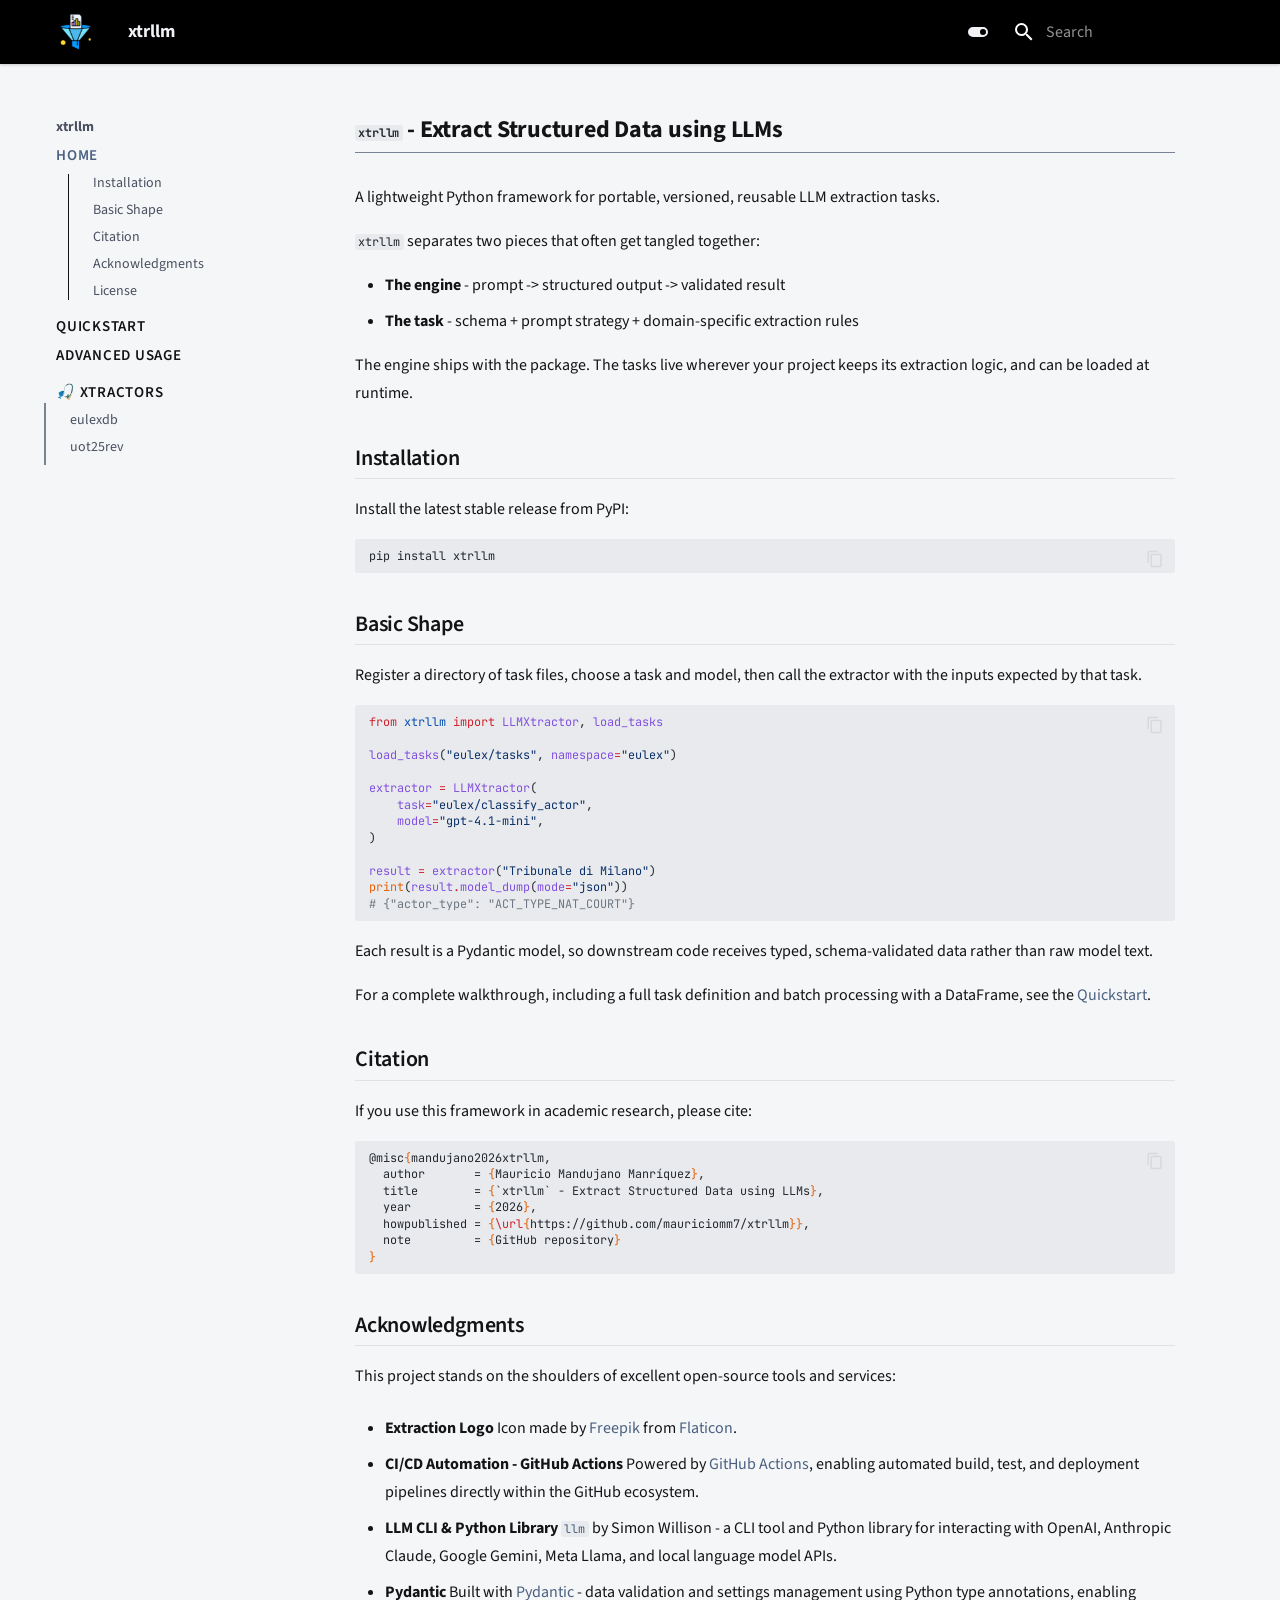
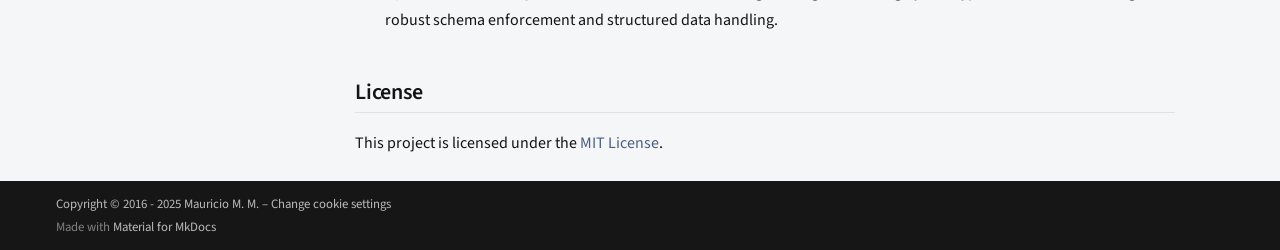
<file: index.html>
<!doctype html>
<html lang="en" class="no-js">
  <head>
    
      <meta charset="utf-8">
      <meta name="viewport" content="width=device-width,initial-scale=1">
      
      
      
      
      
        <link rel="next" href="quickstart/">
      
      
      <link rel="icon" href="assets/logo.ico">
      <meta name="generator" content="mkdocs-1.6.1, mkdocs-material-9.6.23">
    
    
      
        <title>xtrllm</title>
      
    
    
      <link rel="stylesheet" href="assets/stylesheets/main.84d31ad4.min.css">
      
        
        <link rel="stylesheet" href="assets/stylesheets/palette.06af60db.min.css">
      
      


    
    
      
    
    
      
        
        
        <link rel="preconnect" href="https://fonts.gstatic.com" crossorigin>
        <link rel="stylesheet" href="https://fonts.googleapis.com/css?family=Source+Sans+Pro:300,300i,400,400i,700,700i%7CJetBrains+Mono:400,400i,700,700i&display=fallback">
        <style>:root{--md-text-font:"Source Sans Pro";--md-code-font:"JetBrains Mono"}</style>
      
    
    
      <link rel="stylesheet" href="stylesheets/overrides.css">
    
      <link rel="stylesheet" href="stylesheets/extra.css">
    
    <script>__md_scope=new URL(".",location),__md_hash=e=>[...e].reduce(((e,_)=>(e<<5)-e+_.charCodeAt(0)),0),__md_get=(e,_=localStorage,t=__md_scope)=>JSON.parse(_.getItem(t.pathname+"."+e)),__md_set=(e,_,t=localStorage,a=__md_scope)=>{try{t.setItem(a.pathname+"."+e,JSON.stringify(_))}catch(e){}}</script>
    
      

    
    
    
  </head>
  
  
    
    
      
    
    
    
    
    <body dir="ltr" data-md-color-scheme="default" data-md-color-primary="custom" data-md-color-accent="custom">
  
    
    <input class="md-toggle" data-md-toggle="drawer" type="checkbox" id="__drawer" autocomplete="off">
    <input class="md-toggle" data-md-toggle="search" type="checkbox" id="__search" autocomplete="off">
    <label class="md-overlay" for="__drawer"></label>
    <div data-md-component="skip">
      
        
        <a href="#xtrllm-extract-structured-data-using-llms" class="md-skip">
          Skip to content
        </a>
      
    </div>
    <div data-md-component="announce">
      
    </div>
    
    
      

  

<header class="md-header md-header--shadow" data-md-component="header">
  <nav class="md-header__inner md-grid" aria-label="Header">
    <a href="." title="xtrllm" class="md-header__button md-logo" aria-label="xtrllm" data-md-component="logo">
      
  <img src="assets/logo.png" alt="logo">

    </a>
    <label class="md-header__button md-icon" for="__drawer">
      
      <svg xmlns="http://www.w3.org/2000/svg" viewBox="0 0 24 24"><path d="M3 6h18v2H3zm0 5h18v2H3zm0 5h18v2H3z"/></svg>
    </label>
    <div class="md-header__title" data-md-component="header-title">
      <div class="md-header__ellipsis">
        <div class="md-header__topic">
          <span class="md-ellipsis">
            xtrllm
          </span>
        </div>
        <div class="md-header__topic" data-md-component="header-topic">
          <span class="md-ellipsis">
            
              Home
            
          </span>
        </div>
      </div>
    </div>
    
      
        <form class="md-header__option" data-md-component="palette">
  
    
    
    
    <input class="md-option" data-md-color-media="" data-md-color-scheme="default" data-md-color-primary="custom" data-md-color-accent="custom"  aria-label="Switch to dark mode"  type="radio" name="__palette" id="__palette_0">
    
      <label class="md-header__button md-icon" title="Switch to dark mode" for="__palette_1" hidden>
        <svg xmlns="http://www.w3.org/2000/svg" viewBox="0 0 24 24"><path d="M17 7H7a5 5 0 0 0-5 5 5 5 0 0 0 5 5h10a5 5 0 0 0 5-5 5 5 0 0 0-5-5m0 8a3 3 0 0 1-3-3 3 3 0 0 1 3-3 3 3 0 0 1 3 3 3 3 0 0 1-3 3"/></svg>
      </label>
    
  
    
    
    
    <input class="md-option" data-md-color-media="" data-md-color-scheme="slate" data-md-color-primary="custom" data-md-color-accent="custom"  aria-label="Switch to light mode"  type="radio" name="__palette" id="__palette_1">
    
      <label class="md-header__button md-icon" title="Switch to light mode" for="__palette_0" hidden>
        <svg xmlns="http://www.w3.org/2000/svg" viewBox="0 0 24 24"><path d="M17 6H7c-3.31 0-6 2.69-6 6s2.69 6 6 6h10c3.31 0 6-2.69 6-6s-2.69-6-6-6m0 10H7c-2.21 0-4-1.79-4-4s1.79-4 4-4h10c2.21 0 4 1.79 4 4s-1.79 4-4 4M7 9c-1.66 0-3 1.34-3 3s1.34 3 3 3 3-1.34 3-3-1.34-3-3-3"/></svg>
      </label>
    
  
</form>
      
    
    
      <script>var palette=__md_get("__palette");if(palette&&palette.color){if("(prefers-color-scheme)"===palette.color.media){var media=matchMedia("(prefers-color-scheme: light)"),input=document.querySelector(media.matches?"[data-md-color-media='(prefers-color-scheme: light)']":"[data-md-color-media='(prefers-color-scheme: dark)']");palette.color.media=input.getAttribute("data-md-color-media"),palette.color.scheme=input.getAttribute("data-md-color-scheme"),palette.color.primary=input.getAttribute("data-md-color-primary"),palette.color.accent=input.getAttribute("data-md-color-accent")}for(var[key,value]of Object.entries(palette.color))document.body.setAttribute("data-md-color-"+key,value)}</script>
    
    
    
      
      
        <label class="md-header__button md-icon" for="__search">
          
          <svg xmlns="http://www.w3.org/2000/svg" viewBox="0 0 24 24"><path d="M9.5 3A6.5 6.5 0 0 1 16 9.5c0 1.61-.59 3.09-1.56 4.23l.27.27h.79l5 5-1.5 1.5-5-5v-.79l-.27-.27A6.52 6.52 0 0 1 9.5 16 6.5 6.5 0 0 1 3 9.5 6.5 6.5 0 0 1 9.5 3m0 2C7 5 5 7 5 9.5S7 14 9.5 14 14 12 14 9.5 12 5 9.5 5"/></svg>
        </label>
        <div class="md-search" data-md-component="search" role="dialog">
  <label class="md-search__overlay" for="__search"></label>
  <div class="md-search__inner" role="search">
    <form class="md-search__form" name="search">
      <input type="text" class="md-search__input" name="query" aria-label="Search" placeholder="Search" autocapitalize="off" autocorrect="off" autocomplete="off" spellcheck="false" data-md-component="search-query" required>
      <label class="md-search__icon md-icon" for="__search">
        
        <svg xmlns="http://www.w3.org/2000/svg" viewBox="0 0 24 24"><path d="M9.5 3A6.5 6.5 0 0 1 16 9.5c0 1.61-.59 3.09-1.56 4.23l.27.27h.79l5 5-1.5 1.5-5-5v-.79l-.27-.27A6.52 6.52 0 0 1 9.5 16 6.5 6.5 0 0 1 3 9.5 6.5 6.5 0 0 1 9.5 3m0 2C7 5 5 7 5 9.5S7 14 9.5 14 14 12 14 9.5 12 5 9.5 5"/></svg>
        
        <svg xmlns="http://www.w3.org/2000/svg" viewBox="0 0 24 24"><path d="M20 11v2H8l5.5 5.5-1.42 1.42L4.16 12l7.92-7.92L13.5 5.5 8 11z"/></svg>
      </label>
      <nav class="md-search__options" aria-label="Search">
        
        <button type="reset" class="md-search__icon md-icon" title="Clear" aria-label="Clear" tabindex="-1">
          
          <svg xmlns="http://www.w3.org/2000/svg" viewBox="0 0 24 24"><path d="M19 6.41 17.59 5 12 10.59 6.41 5 5 6.41 10.59 12 5 17.59 6.41 19 12 13.41 17.59 19 19 17.59 13.41 12z"/></svg>
        </button>
      </nav>
      
        <div class="md-search__suggest" data-md-component="search-suggest"></div>
      
    </form>
    <div class="md-search__output">
      <div class="md-search__scrollwrap" tabindex="0" data-md-scrollfix>
        <div class="md-search-result" data-md-component="search-result">
          <div class="md-search-result__meta">
            Initializing search
          </div>
          <ol class="md-search-result__list" role="presentation"></ol>
        </div>
      </div>
    </div>
  </div>
</div>
      
    
    
  </nav>
  
</header>
    
    <div class="md-container" data-md-component="container">
      
      
        
          
        
      
      <main class="md-main" data-md-component="main">
        <div class="md-main__inner md-grid">
          
            
              
              <div class="md-sidebar md-sidebar--primary" data-md-component="sidebar" data-md-type="navigation" >
                <div class="md-sidebar__scrollwrap">
                  <div class="md-sidebar__inner">
                    



  

<nav class="md-nav md-nav--primary md-nav--integrated" aria-label="Navigation" data-md-level="0">
  <label class="md-nav__title" for="__drawer">
    <a href="." title="xtrllm" class="md-nav__button md-logo" aria-label="xtrllm" data-md-component="logo">
      
  <img src="assets/logo.png" alt="logo">

    </a>
    xtrllm
  </label>
  
  <ul class="md-nav__list" data-md-scrollfix>
    
      
      
  
  
    
  
  
  
    <li class="md-nav__item md-nav__item--active">
      
      <input class="md-nav__toggle md-toggle" type="checkbox" id="__toc">
      
      
        
      
      
        <label class="md-nav__link md-nav__link--active" for="__toc">
          
  
  
  <span class="md-ellipsis">
    Home
    
  </span>
  

          <span class="md-nav__icon md-icon"></span>
        </label>
      
      <a href="." class="md-nav__link md-nav__link--active">
        
  
  
  <span class="md-ellipsis">
    Home
    
  </span>
  

      </a>
      
        

<nav class="md-nav md-nav--secondary" aria-label="Table of contents">
  
  
  
    
  
  
    <label class="md-nav__title" for="__toc">
      <span class="md-nav__icon md-icon"></span>
      Table of contents
    </label>
    <ul class="md-nav__list" data-md-component="toc" data-md-scrollfix>
      
        <li class="md-nav__item">
  <a href="#installation" class="md-nav__link">
    <span class="md-ellipsis">
      Installation
    </span>
  </a>
  
</li>
      
        <li class="md-nav__item">
  <a href="#basic-shape" class="md-nav__link">
    <span class="md-ellipsis">
      Basic Shape
    </span>
  </a>
  
</li>
      
        <li class="md-nav__item">
  <a href="#citation" class="md-nav__link">
    <span class="md-ellipsis">
      Citation
    </span>
  </a>
  
</li>
      
        <li class="md-nav__item">
  <a href="#acknowledgments" class="md-nav__link">
    <span class="md-ellipsis">
      Acknowledgments
    </span>
  </a>
  
</li>
      
        <li class="md-nav__item">
  <a href="#license" class="md-nav__link">
    <span class="md-ellipsis">
      License
    </span>
  </a>
  
</li>
      
    </ul>
  
</nav>
      
    </li>
  

    
      
      
  
  
  
  
    <li class="md-nav__item">
      <a href="quickstart/" class="md-nav__link">
        
  
  
  <span class="md-ellipsis">
    Quickstart
    
  </span>
  

      </a>
    </li>
  

    
      
      
  
  
  
  
    <li class="md-nav__item">
      <a href="advancedusage/" class="md-nav__link">
        
  
  
  <span class="md-ellipsis">
    Advanced Usage
    
  </span>
  

      </a>
    </li>
  

    
      
      
  
  
  
  
    
    
      
        
      
        
      
    
    
    
      
        
        
      
    
    
    <li class="md-nav__item md-nav__item--section md-nav__item--nested">
      
        
        
          
        
        <input class="md-nav__toggle md-toggle md-toggle--indeterminate" type="checkbox" id="__nav_4" >
        
          
          <label class="md-nav__link" for="__nav_4" id="__nav_4_label" tabindex="">
            
  
  
  <span class="md-ellipsis">
    🎣 Xtractors
    
  </span>
  

            <span class="md-nav__icon md-icon"></span>
          </label>
        
        <nav class="md-nav" data-md-level="1" aria-labelledby="__nav_4_label" aria-expanded="false">
          <label class="md-nav__title" for="__nav_4">
            <span class="md-nav__icon md-icon"></span>
            🎣 Xtractors
          </label>
          <ul class="md-nav__list" data-md-scrollfix>
            
              
                
  
  
  
  
    <li class="md-nav__item">
      <a href="tools/eulexdb/" class="md-nav__link">
        
  
  
  <span class="md-ellipsis">
    eulexdb
    
  </span>
  

      </a>
    </li>
  

              
            
              
                
  
  
  
  
    <li class="md-nav__item">
      <a href="tools/uot25rev/" class="md-nav__link">
        
  
  
  <span class="md-ellipsis">
    uot25rev
    
  </span>
  

      </a>
    </li>
  

              
            
          </ul>
        </nav>
      
    </li>
  

    
  </ul>
</nav>
                  </div>
                </div>
              </div>
            
            
          
          
            <div class="md-content" data-md-component="content">
              <article class="md-content__inner md-typeset">
                
                  



<h1 id="xtrllm-extract-structured-data-using-llms"><code>xtrllm</code> - Extract Structured Data using LLMs</h1>
<p>A lightweight Python framework for portable, versioned, reusable LLM extraction tasks.</p>
<p><code>xtrllm</code> separates two pieces that often get tangled together:</p>
<ul>
<li><strong>The engine</strong> - prompt -&gt; structured output -&gt; validated result</li>
<li><strong>The task</strong> - schema + prompt strategy + domain-specific extraction rules</li>
</ul>
<p>The engine ships with the package. The tasks live wherever your project keeps its extraction logic, and can be loaded at runtime.</p>
<h2 id="installation">Installation</h2>
<p>Install the latest stable release from PyPI:</p>
<div class="language-shell highlight"><pre><span></span><code><span id="__span-0-1"><a id="__codelineno-0-1" name="__codelineno-0-1" href="#__codelineno-0-1"></a>pip<span class="w"> </span>install<span class="w"> </span>xtrllm
</span></code></pre></div>
<h2 id="basic-shape">Basic Shape</h2>
<p>Register a directory of task files, choose a task and model, then call the extractor with the inputs expected by that task.</p>
<div class="language-python highlight"><pre><span></span><code><span id="__span-1-1"><a id="__codelineno-1-1" name="__codelineno-1-1" href="#__codelineno-1-1"></a><span class="kn">from</span><span class="w"> </span><span class="nn">xtrllm</span><span class="w"> </span><span class="kn">import</span> <span class="n">LLMXtractor</span><span class="p">,</span> <span class="n">load_tasks</span>
</span><span id="__span-1-2"><a id="__codelineno-1-2" name="__codelineno-1-2" href="#__codelineno-1-2"></a>
</span><span id="__span-1-3"><a id="__codelineno-1-3" name="__codelineno-1-3" href="#__codelineno-1-3"></a><span class="n">load_tasks</span><span class="p">(</span><span class="s2">&quot;eulex/tasks&quot;</span><span class="p">,</span> <span class="n">namespace</span><span class="o">=</span><span class="s2">&quot;eulex&quot;</span><span class="p">)</span>
</span><span id="__span-1-4"><a id="__codelineno-1-4" name="__codelineno-1-4" href="#__codelineno-1-4"></a>
</span><span id="__span-1-5"><a id="__codelineno-1-5" name="__codelineno-1-5" href="#__codelineno-1-5"></a><span class="n">extractor</span> <span class="o">=</span> <span class="n">LLMXtractor</span><span class="p">(</span>
</span><span id="__span-1-6"><a id="__codelineno-1-6" name="__codelineno-1-6" href="#__codelineno-1-6"></a>    <span class="n">task</span><span class="o">=</span><span class="s2">&quot;eulex/classify_actor&quot;</span><span class="p">,</span>
</span><span id="__span-1-7"><a id="__codelineno-1-7" name="__codelineno-1-7" href="#__codelineno-1-7"></a>    <span class="n">model</span><span class="o">=</span><span class="s2">&quot;gpt-4.1-mini&quot;</span><span class="p">,</span>
</span><span id="__span-1-8"><a id="__codelineno-1-8" name="__codelineno-1-8" href="#__codelineno-1-8"></a><span class="p">)</span>
</span><span id="__span-1-9"><a id="__codelineno-1-9" name="__codelineno-1-9" href="#__codelineno-1-9"></a>
</span><span id="__span-1-10"><a id="__codelineno-1-10" name="__codelineno-1-10" href="#__codelineno-1-10"></a><span class="n">result</span> <span class="o">=</span> <span class="n">extractor</span><span class="p">(</span><span class="s2">&quot;Tribunale di Milano&quot;</span><span class="p">)</span>
</span><span id="__span-1-11"><a id="__codelineno-1-11" name="__codelineno-1-11" href="#__codelineno-1-11"></a><span class="nb">print</span><span class="p">(</span><span class="n">result</span><span class="o">.</span><span class="n">model_dump</span><span class="p">(</span><span class="n">mode</span><span class="o">=</span><span class="s2">&quot;json&quot;</span><span class="p">))</span>
</span><span id="__span-1-12"><a id="__codelineno-1-12" name="__codelineno-1-12" href="#__codelineno-1-12"></a><span class="c1"># {&quot;actor_type&quot;: &quot;ACT_TYPE_NAT_COURT&quot;}</span>
</span></code></pre></div>
<p>Each result is a Pydantic model, so downstream code receives typed, schema-validated data rather than raw model text.</p>
<p>For a complete walkthrough, including a full task definition and batch processing with a DataFrame, see the <a href="quickstart/">Quickstart</a>.</p>
<h2 id="citation">Citation</h2>
<p>If you use this framework in academic research, please cite:</p>
<div class="language-tex highlight"><pre><span></span><code><span id="__span-2-1"><a id="__codelineno-2-1" name="__codelineno-2-1" href="#__codelineno-2-1"></a>@misc<span class="nb">{</span>mandujano2026xtrllm,
</span><span id="__span-2-2"><a id="__codelineno-2-2" name="__codelineno-2-2" href="#__codelineno-2-2"></a>  author       = <span class="nb">{</span>Mauricio Mandujano Manríquez<span class="nb">}</span>,
</span><span id="__span-2-3"><a id="__codelineno-2-3" name="__codelineno-2-3" href="#__codelineno-2-3"></a>  title        = <span class="nb">{</span>`xtrllm` - Extract Structured Data using LLMs<span class="nb">}</span>,
</span><span id="__span-2-4"><a id="__codelineno-2-4" name="__codelineno-2-4" href="#__codelineno-2-4"></a>  year         = <span class="nb">{</span>2026<span class="nb">}</span>,
</span><span id="__span-2-5"><a id="__codelineno-2-5" name="__codelineno-2-5" href="#__codelineno-2-5"></a>  howpublished = <span class="nb">{</span><span class="k">\url</span><span class="nb">{</span>https://github.com/mauriciomm7/xtrllm<span class="nb">}}</span>,
</span><span id="__span-2-6"><a id="__codelineno-2-6" name="__codelineno-2-6" href="#__codelineno-2-6"></a>  note         = <span class="nb">{</span>GitHub repository<span class="nb">}</span>
</span><span id="__span-2-7"><a id="__codelineno-2-7" name="__codelineno-2-7" href="#__codelineno-2-7"></a><span class="nb">}</span>
</span></code></pre></div>
<h2 id="acknowledgments">Acknowledgments</h2>
<p>This project stands on the shoulders of excellent open-source tools and services:</p>
<ul>
<li>
<p><strong>Extraction Logo</strong>
  Icon made by <a href="https://www.flaticon.com/authors/freepik">Freepik</a> from <a href="https://www.flaticon.com/free-icons/extraction">Flaticon</a>.</p>
</li>
<li>
<p><strong>CI/CD Automation - GitHub Actions</strong>
  Powered by <a href="https://github.com/features/actions">GitHub Actions</a>, enabling automated build, test, and deployment pipelines directly within the GitHub ecosystem.</p>
</li>
<li>
<p><strong>LLM CLI &amp; Python Library</strong>
  <a href="https://llm.datasette.io/en/stable/"><code>llm</code></a> by Simon Willison - a CLI tool and Python library for interacting with OpenAI, Anthropic Claude, Google Gemini, Meta Llama, and local language model APIs.</p>
</li>
<li>
<p><strong>Pydantic</strong>
  Built with <a href="https://docs.pydantic.dev/">Pydantic</a> - data validation and settings management using Python type annotations, enabling robust schema enforcement and structured data handling.</p>
</li>
</ul>
<h2 id="license">License</h2>
<p>This project is licensed under the <a href="assets/LICENSE">MIT License</a>.</p>












                
              </article>
            </div>
          
          
<script>var target=document.getElementById(location.hash.slice(1));target&&target.name&&(target.checked=target.name.startsWith("__tabbed_"))</script>
        </div>
        
      </main>
      
        <footer class="md-footer">
  
  <div class="md-footer-meta md-typeset">
    <div class="md-footer-meta__inner md-grid">
      <div class="md-copyright">
  
    <div class="md-copyright__highlight">
      Copyright &copy; 2016 - 2025 Mauricio M. M. – <a href="#__consent">Change cookie settings</a>

    </div>
  
  
    Made with
    <a href="https://squidfunk.github.io/mkdocs-material/" target="_blank" rel="noopener">
      Material for MkDocs
    </a>
  
</div>
      
    </div>
  </div>
</footer>
      
    </div>
    <div class="md-dialog" data-md-component="dialog">
      <div class="md-dialog__inner md-typeset"></div>
    </div>
    
    
    
      
      <script id="__config" type="application/json">{"base": ".", "features": ["content.code.copy", "navigation.instant", "navigation.sections", "navigation.expand", "navigation.left", "navigation.indexes", "toc.integrate", "search.suggest", "search.highlight"], "search": "assets/javascripts/workers/search.973d3a69.min.js", "tags": null, "translations": {"clipboard.copied": "Copied to clipboard", "clipboard.copy": "Copy to clipboard", "search.result.more.one": "1 more on this page", "search.result.more.other": "# more on this page", "search.result.none": "No matching documents", "search.result.one": "1 matching document", "search.result.other": "# matching documents", "search.result.placeholder": "Type to start searching", "search.result.term.missing": "Missing", "select.version": "Select version"}, "version": null}</script>
    
    
      <script src="assets/javascripts/bundle.f55a23d4.min.js"></script>
      
    
  </body>
</html>
</file>
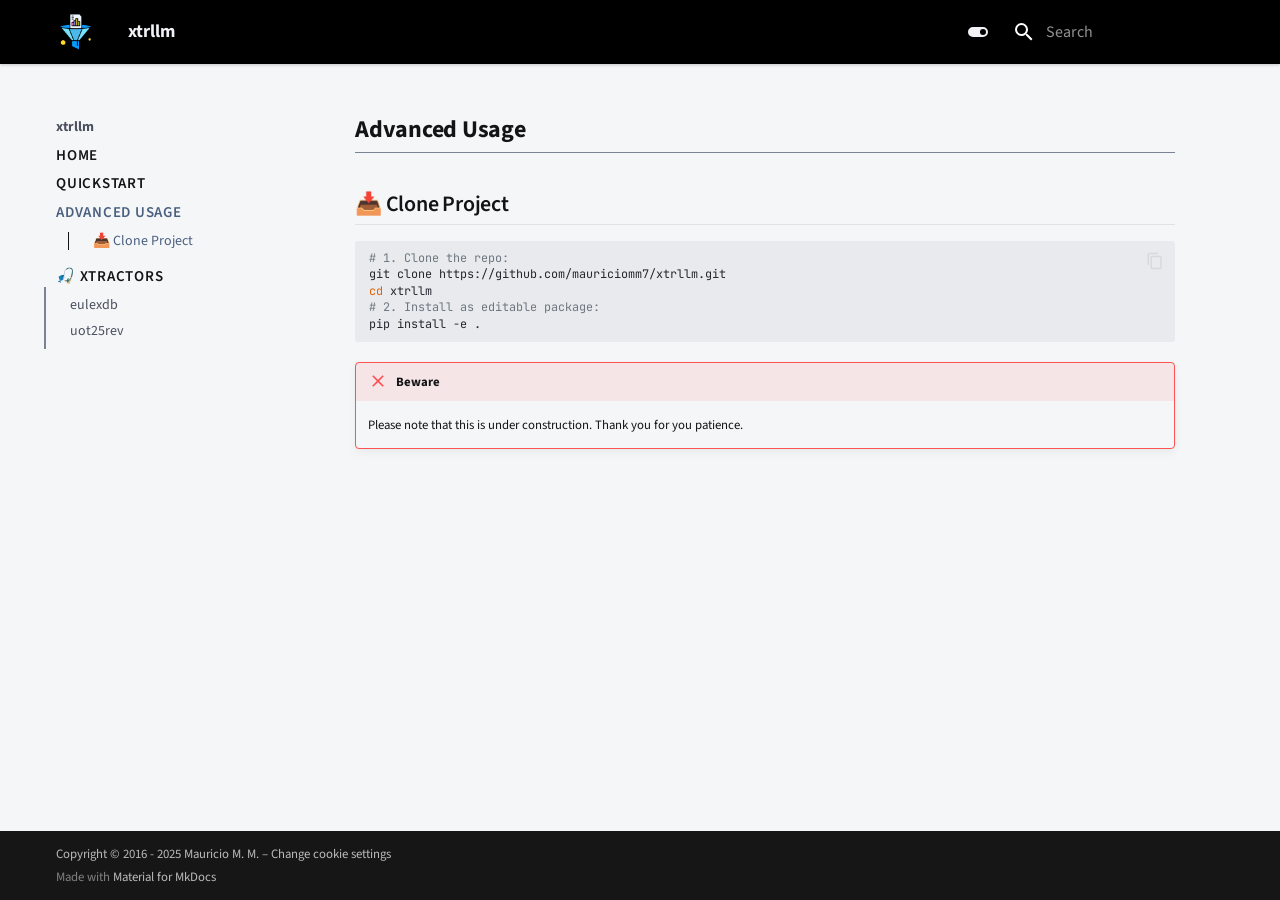
<file: advancedusage/index.html>
<!doctype html>
<html lang="en" class="no-js">
  <head>
    
      <meta charset="utf-8">
      <meta name="viewport" content="width=device-width,initial-scale=1">
      
      
      
      
        <link rel="prev" href="../quickstart/">
      
      
        <link rel="next" href="../tools/eulexdb/">
      
      
      <link rel="icon" href="../assets/logo.ico">
      <meta name="generator" content="mkdocs-1.6.1, mkdocs-material-9.6.23">
    
    
      
        <title>Advanced Usage - xtrllm</title>
      
    
    
      <link rel="stylesheet" href="../assets/stylesheets/main.84d31ad4.min.css">
      
        
        <link rel="stylesheet" href="../assets/stylesheets/palette.06af60db.min.css">
      
      


    
    
      
    
    
      
        
        
        <link rel="preconnect" href="https://fonts.gstatic.com" crossorigin>
        <link rel="stylesheet" href="https://fonts.googleapis.com/css?family=Source+Sans+Pro:300,300i,400,400i,700,700i%7CJetBrains+Mono:400,400i,700,700i&display=fallback">
        <style>:root{--md-text-font:"Source Sans Pro";--md-code-font:"JetBrains Mono"}</style>
      
    
    
      <link rel="stylesheet" href="../stylesheets/overrides.css">
    
      <link rel="stylesheet" href="../stylesheets/extra.css">
    
    <script>__md_scope=new URL("..",location),__md_hash=e=>[...e].reduce(((e,_)=>(e<<5)-e+_.charCodeAt(0)),0),__md_get=(e,_=localStorage,t=__md_scope)=>JSON.parse(_.getItem(t.pathname+"."+e)),__md_set=(e,_,t=localStorage,a=__md_scope)=>{try{t.setItem(a.pathname+"."+e,JSON.stringify(_))}catch(e){}}</script>
    
      

    
    
    
  </head>
  
  
    
    
      
    
    
    
    
    <body dir="ltr" data-md-color-scheme="default" data-md-color-primary="custom" data-md-color-accent="custom">
  
    
    <input class="md-toggle" data-md-toggle="drawer" type="checkbox" id="__drawer" autocomplete="off">
    <input class="md-toggle" data-md-toggle="search" type="checkbox" id="__search" autocomplete="off">
    <label class="md-overlay" for="__drawer"></label>
    <div data-md-component="skip">
      
        
        <a href="#advanced-usage" class="md-skip">
          Skip to content
        </a>
      
    </div>
    <div data-md-component="announce">
      
    </div>
    
    
      

  

<header class="md-header md-header--shadow" data-md-component="header">
  <nav class="md-header__inner md-grid" aria-label="Header">
    <a href=".." title="xtrllm" class="md-header__button md-logo" aria-label="xtrllm" data-md-component="logo">
      
  <img src="../assets/logo.png" alt="logo">

    </a>
    <label class="md-header__button md-icon" for="__drawer">
      
      <svg xmlns="http://www.w3.org/2000/svg" viewBox="0 0 24 24"><path d="M3 6h18v2H3zm0 5h18v2H3zm0 5h18v2H3z"/></svg>
    </label>
    <div class="md-header__title" data-md-component="header-title">
      <div class="md-header__ellipsis">
        <div class="md-header__topic">
          <span class="md-ellipsis">
            xtrllm
          </span>
        </div>
        <div class="md-header__topic" data-md-component="header-topic">
          <span class="md-ellipsis">
            
              Advanced Usage
            
          </span>
        </div>
      </div>
    </div>
    
      
        <form class="md-header__option" data-md-component="palette">
  
    
    
    
    <input class="md-option" data-md-color-media="" data-md-color-scheme="default" data-md-color-primary="custom" data-md-color-accent="custom"  aria-label="Switch to dark mode"  type="radio" name="__palette" id="__palette_0">
    
      <label class="md-header__button md-icon" title="Switch to dark mode" for="__palette_1" hidden>
        <svg xmlns="http://www.w3.org/2000/svg" viewBox="0 0 24 24"><path d="M17 7H7a5 5 0 0 0-5 5 5 5 0 0 0 5 5h10a5 5 0 0 0 5-5 5 5 0 0 0-5-5m0 8a3 3 0 0 1-3-3 3 3 0 0 1 3-3 3 3 0 0 1 3 3 3 3 0 0 1-3 3"/></svg>
      </label>
    
  
    
    
    
    <input class="md-option" data-md-color-media="" data-md-color-scheme="slate" data-md-color-primary="custom" data-md-color-accent="custom"  aria-label="Switch to light mode"  type="radio" name="__palette" id="__palette_1">
    
      <label class="md-header__button md-icon" title="Switch to light mode" for="__palette_0" hidden>
        <svg xmlns="http://www.w3.org/2000/svg" viewBox="0 0 24 24"><path d="M17 6H7c-3.31 0-6 2.69-6 6s2.69 6 6 6h10c3.31 0 6-2.69 6-6s-2.69-6-6-6m0 10H7c-2.21 0-4-1.79-4-4s1.79-4 4-4h10c2.21 0 4 1.79 4 4s-1.79 4-4 4M7 9c-1.66 0-3 1.34-3 3s1.34 3 3 3 3-1.34 3-3-1.34-3-3-3"/></svg>
      </label>
    
  
</form>
      
    
    
      <script>var palette=__md_get("__palette");if(palette&&palette.color){if("(prefers-color-scheme)"===palette.color.media){var media=matchMedia("(prefers-color-scheme: light)"),input=document.querySelector(media.matches?"[data-md-color-media='(prefers-color-scheme: light)']":"[data-md-color-media='(prefers-color-scheme: dark)']");palette.color.media=input.getAttribute("data-md-color-media"),palette.color.scheme=input.getAttribute("data-md-color-scheme"),palette.color.primary=input.getAttribute("data-md-color-primary"),palette.color.accent=input.getAttribute("data-md-color-accent")}for(var[key,value]of Object.entries(palette.color))document.body.setAttribute("data-md-color-"+key,value)}</script>
    
    
    
      
      
        <label class="md-header__button md-icon" for="__search">
          
          <svg xmlns="http://www.w3.org/2000/svg" viewBox="0 0 24 24"><path d="M9.5 3A6.5 6.5 0 0 1 16 9.5c0 1.61-.59 3.09-1.56 4.23l.27.27h.79l5 5-1.5 1.5-5-5v-.79l-.27-.27A6.52 6.52 0 0 1 9.5 16 6.5 6.5 0 0 1 3 9.5 6.5 6.5 0 0 1 9.5 3m0 2C7 5 5 7 5 9.5S7 14 9.5 14 14 12 14 9.5 12 5 9.5 5"/></svg>
        </label>
        <div class="md-search" data-md-component="search" role="dialog">
  <label class="md-search__overlay" for="__search"></label>
  <div class="md-search__inner" role="search">
    <form class="md-search__form" name="search">
      <input type="text" class="md-search__input" name="query" aria-label="Search" placeholder="Search" autocapitalize="off" autocorrect="off" autocomplete="off" spellcheck="false" data-md-component="search-query" required>
      <label class="md-search__icon md-icon" for="__search">
        
        <svg xmlns="http://www.w3.org/2000/svg" viewBox="0 0 24 24"><path d="M9.5 3A6.5 6.5 0 0 1 16 9.5c0 1.61-.59 3.09-1.56 4.23l.27.27h.79l5 5-1.5 1.5-5-5v-.79l-.27-.27A6.52 6.52 0 0 1 9.5 16 6.5 6.5 0 0 1 3 9.5 6.5 6.5 0 0 1 9.5 3m0 2C7 5 5 7 5 9.5S7 14 9.5 14 14 12 14 9.5 12 5 9.5 5"/></svg>
        
        <svg xmlns="http://www.w3.org/2000/svg" viewBox="0 0 24 24"><path d="M20 11v2H8l5.5 5.5-1.42 1.42L4.16 12l7.92-7.92L13.5 5.5 8 11z"/></svg>
      </label>
      <nav class="md-search__options" aria-label="Search">
        
        <button type="reset" class="md-search__icon md-icon" title="Clear" aria-label="Clear" tabindex="-1">
          
          <svg xmlns="http://www.w3.org/2000/svg" viewBox="0 0 24 24"><path d="M19 6.41 17.59 5 12 10.59 6.41 5 5 6.41 10.59 12 5 17.59 6.41 19 12 13.41 17.59 19 19 17.59 13.41 12z"/></svg>
        </button>
      </nav>
      
        <div class="md-search__suggest" data-md-component="search-suggest"></div>
      
    </form>
    <div class="md-search__output">
      <div class="md-search__scrollwrap" tabindex="0" data-md-scrollfix>
        <div class="md-search-result" data-md-component="search-result">
          <div class="md-search-result__meta">
            Initializing search
          </div>
          <ol class="md-search-result__list" role="presentation"></ol>
        </div>
      </div>
    </div>
  </div>
</div>
      
    
    
  </nav>
  
</header>
    
    <div class="md-container" data-md-component="container">
      
      
        
          
        
      
      <main class="md-main" data-md-component="main">
        <div class="md-main__inner md-grid">
          
            
              
              <div class="md-sidebar md-sidebar--primary" data-md-component="sidebar" data-md-type="navigation" >
                <div class="md-sidebar__scrollwrap">
                  <div class="md-sidebar__inner">
                    



  

<nav class="md-nav md-nav--primary md-nav--integrated" aria-label="Navigation" data-md-level="0">
  <label class="md-nav__title" for="__drawer">
    <a href=".." title="xtrllm" class="md-nav__button md-logo" aria-label="xtrllm" data-md-component="logo">
      
  <img src="../assets/logo.png" alt="logo">

    </a>
    xtrllm
  </label>
  
  <ul class="md-nav__list" data-md-scrollfix>
    
      
      
  
  
  
  
    <li class="md-nav__item">
      <a href=".." class="md-nav__link">
        
  
  
  <span class="md-ellipsis">
    Home
    
  </span>
  

      </a>
    </li>
  

    
      
      
  
  
  
  
    <li class="md-nav__item">
      <a href="../quickstart/" class="md-nav__link">
        
  
  
  <span class="md-ellipsis">
    Quickstart
    
  </span>
  

      </a>
    </li>
  

    
      
      
  
  
    
  
  
  
    <li class="md-nav__item md-nav__item--active">
      
      <input class="md-nav__toggle md-toggle" type="checkbox" id="__toc">
      
      
        
      
      
        <label class="md-nav__link md-nav__link--active" for="__toc">
          
  
  
  <span class="md-ellipsis">
    Advanced Usage
    
  </span>
  

          <span class="md-nav__icon md-icon"></span>
        </label>
      
      <a href="./" class="md-nav__link md-nav__link--active">
        
  
  
  <span class="md-ellipsis">
    Advanced Usage
    
  </span>
  

      </a>
      
        

<nav class="md-nav md-nav--secondary" aria-label="Table of contents">
  
  
  
    
  
  
    <label class="md-nav__title" for="__toc">
      <span class="md-nav__icon md-icon"></span>
      Table of contents
    </label>
    <ul class="md-nav__list" data-md-component="toc" data-md-scrollfix>
      
        <li class="md-nav__item">
  <a href="#clone-project" class="md-nav__link">
    <span class="md-ellipsis">
      📥 Clone Project
    </span>
  </a>
  
</li>
      
    </ul>
  
</nav>
      
    </li>
  

    
      
      
  
  
  
  
    
    
      
        
      
        
      
    
    
    
      
        
        
      
    
    
    <li class="md-nav__item md-nav__item--section md-nav__item--nested">
      
        
        
          
        
        <input class="md-nav__toggle md-toggle md-toggle--indeterminate" type="checkbox" id="__nav_4" >
        
          
          <label class="md-nav__link" for="__nav_4" id="__nav_4_label" tabindex="">
            
  
  
  <span class="md-ellipsis">
    🎣 Xtractors
    
  </span>
  

            <span class="md-nav__icon md-icon"></span>
          </label>
        
        <nav class="md-nav" data-md-level="1" aria-labelledby="__nav_4_label" aria-expanded="false">
          <label class="md-nav__title" for="__nav_4">
            <span class="md-nav__icon md-icon"></span>
            🎣 Xtractors
          </label>
          <ul class="md-nav__list" data-md-scrollfix>
            
              
                
  
  
  
  
    <li class="md-nav__item">
      <a href="../tools/eulexdb/" class="md-nav__link">
        
  
  
  <span class="md-ellipsis">
    eulexdb
    
  </span>
  

      </a>
    </li>
  

              
            
              
                
  
  
  
  
    <li class="md-nav__item">
      <a href="../tools/uot25rev/" class="md-nav__link">
        
  
  
  <span class="md-ellipsis">
    uot25rev
    
  </span>
  

      </a>
    </li>
  

              
            
          </ul>
        </nav>
      
    </li>
  

    
  </ul>
</nav>
                  </div>
                </div>
              </div>
            
            
          
          
            <div class="md-content" data-md-component="content">
              <article class="md-content__inner md-typeset">
                
                  



<h1 id="advanced-usage">Advanced Usage</h1>
<h2 id="clone-project">📥 Clone Project</h2>
<div class="language-shell highlight"><pre><span></span><code><span id="__span-0-1"><a id="__codelineno-0-1" name="__codelineno-0-1" href="#__codelineno-0-1"></a><span class="c1"># 1. Clone the repo:</span>
</span><span id="__span-0-2"><a id="__codelineno-0-2" name="__codelineno-0-2" href="#__codelineno-0-2"></a>git<span class="w"> </span>clone<span class="w"> </span>https://github.com/mauriciomm7/xtrllm.git
</span><span id="__span-0-3"><a id="__codelineno-0-3" name="__codelineno-0-3" href="#__codelineno-0-3"></a><span class="nb">cd</span><span class="w"> </span>xtrllm
</span><span id="__span-0-4"><a id="__codelineno-0-4" name="__codelineno-0-4" href="#__codelineno-0-4"></a><span class="c1"># 2. Install as editable package:</span>
</span><span id="__span-0-5"><a id="__codelineno-0-5" name="__codelineno-0-5" href="#__codelineno-0-5"></a>pip<span class="w"> </span>install<span class="w"> </span>-e<span class="w"> </span>.
</span></code></pre></div>
<div class="admonition failure">
<p class="admonition-title">Beware</p>
<p>Please note that this is under construction. Thank you for you patience.</p>
</div>












                
              </article>
            </div>
          
          
<script>var target=document.getElementById(location.hash.slice(1));target&&target.name&&(target.checked=target.name.startsWith("__tabbed_"))</script>
        </div>
        
      </main>
      
        <footer class="md-footer">
  
  <div class="md-footer-meta md-typeset">
    <div class="md-footer-meta__inner md-grid">
      <div class="md-copyright">
  
    <div class="md-copyright__highlight">
      Copyright &copy; 2016 - 2025 Mauricio M. M. – <a href="#__consent">Change cookie settings</a>

    </div>
  
  
    Made with
    <a href="https://squidfunk.github.io/mkdocs-material/" target="_blank" rel="noopener">
      Material for MkDocs
    </a>
  
</div>
      
    </div>
  </div>
</footer>
      
    </div>
    <div class="md-dialog" data-md-component="dialog">
      <div class="md-dialog__inner md-typeset"></div>
    </div>
    
    
    
      
      <script id="__config" type="application/json">{"base": "..", "features": ["content.code.copy", "navigation.instant", "navigation.sections", "navigation.expand", "navigation.left", "navigation.indexes", "toc.integrate", "search.suggest", "search.highlight"], "search": "../assets/javascripts/workers/search.973d3a69.min.js", "tags": null, "translations": {"clipboard.copied": "Copied to clipboard", "clipboard.copy": "Copy to clipboard", "search.result.more.one": "1 more on this page", "search.result.more.other": "# more on this page", "search.result.none": "No matching documents", "search.result.one": "1 matching document", "search.result.other": "# matching documents", "search.result.placeholder": "Type to start searching", "search.result.term.missing": "Missing", "select.version": "Select version"}, "version": null}</script>
    
    
      <script src="../assets/javascripts/bundle.f55a23d4.min.js"></script>
      
    
  </body>
</html>
</file>
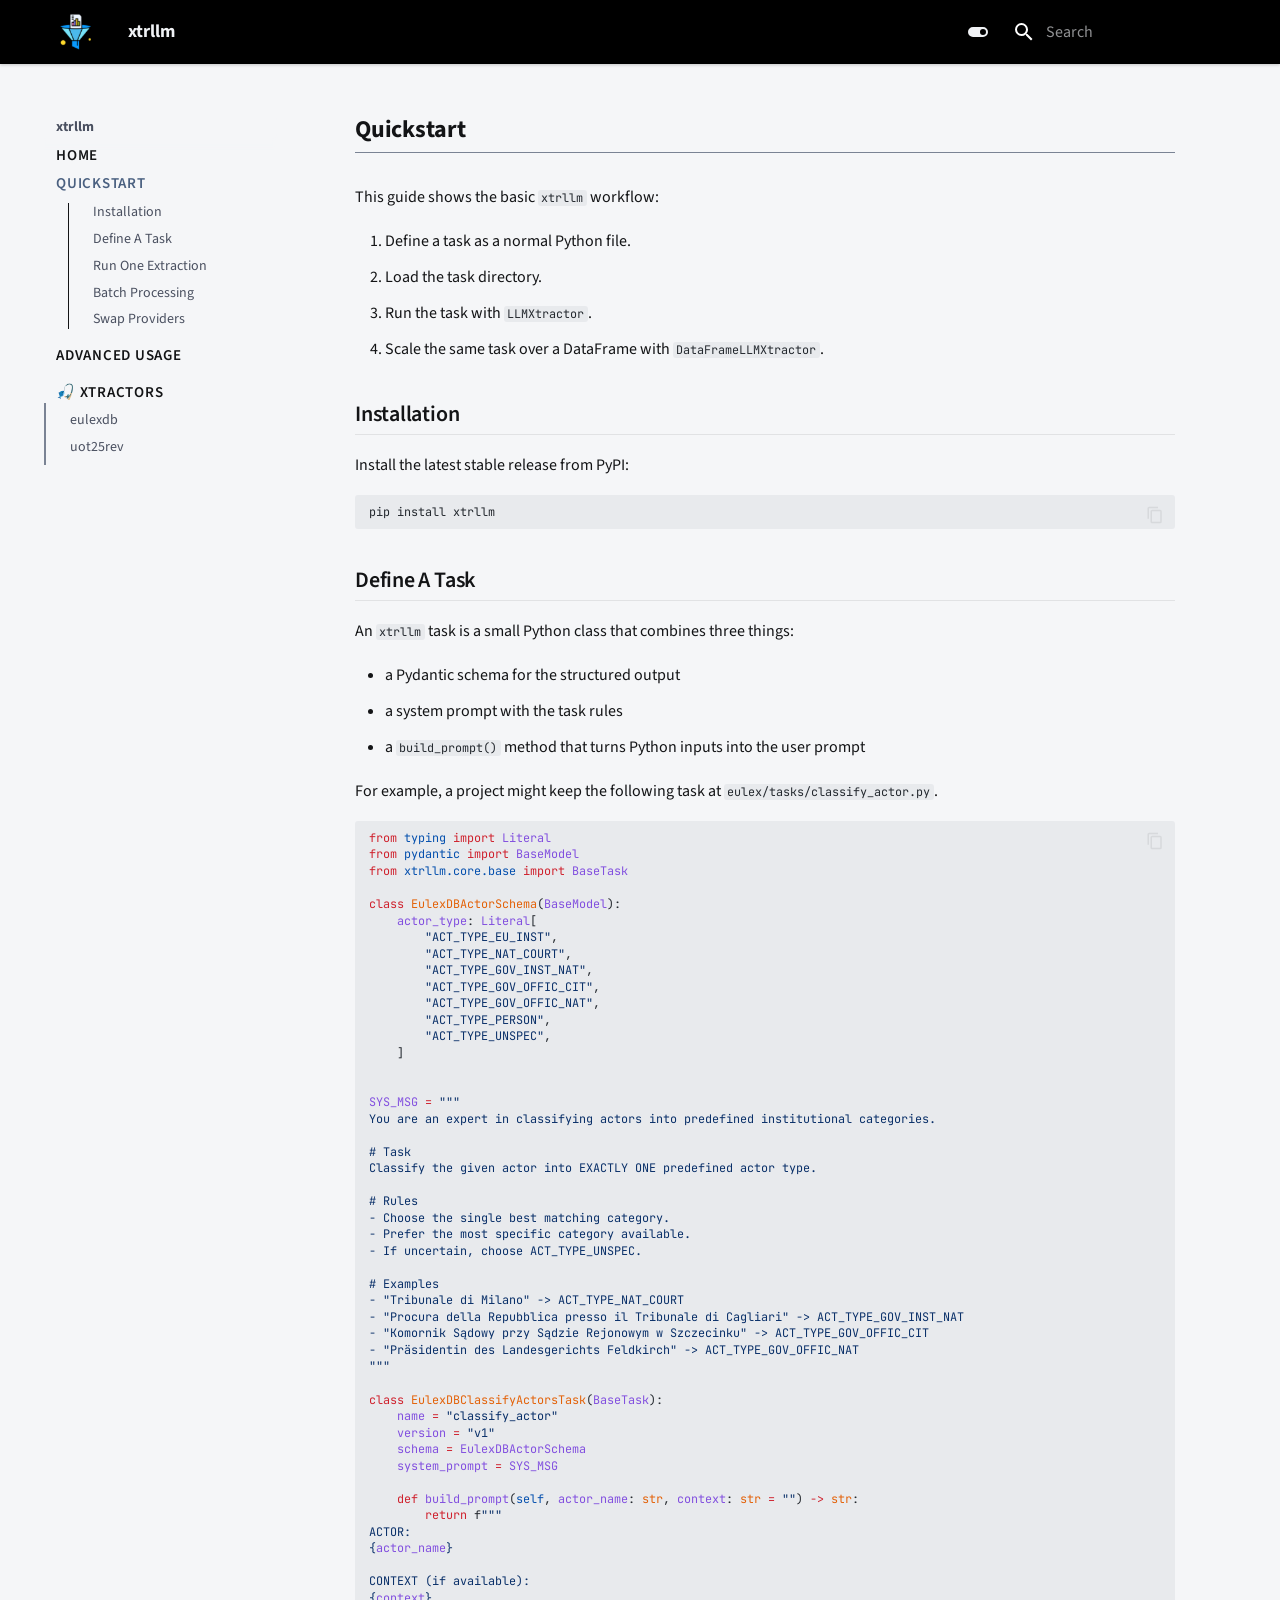
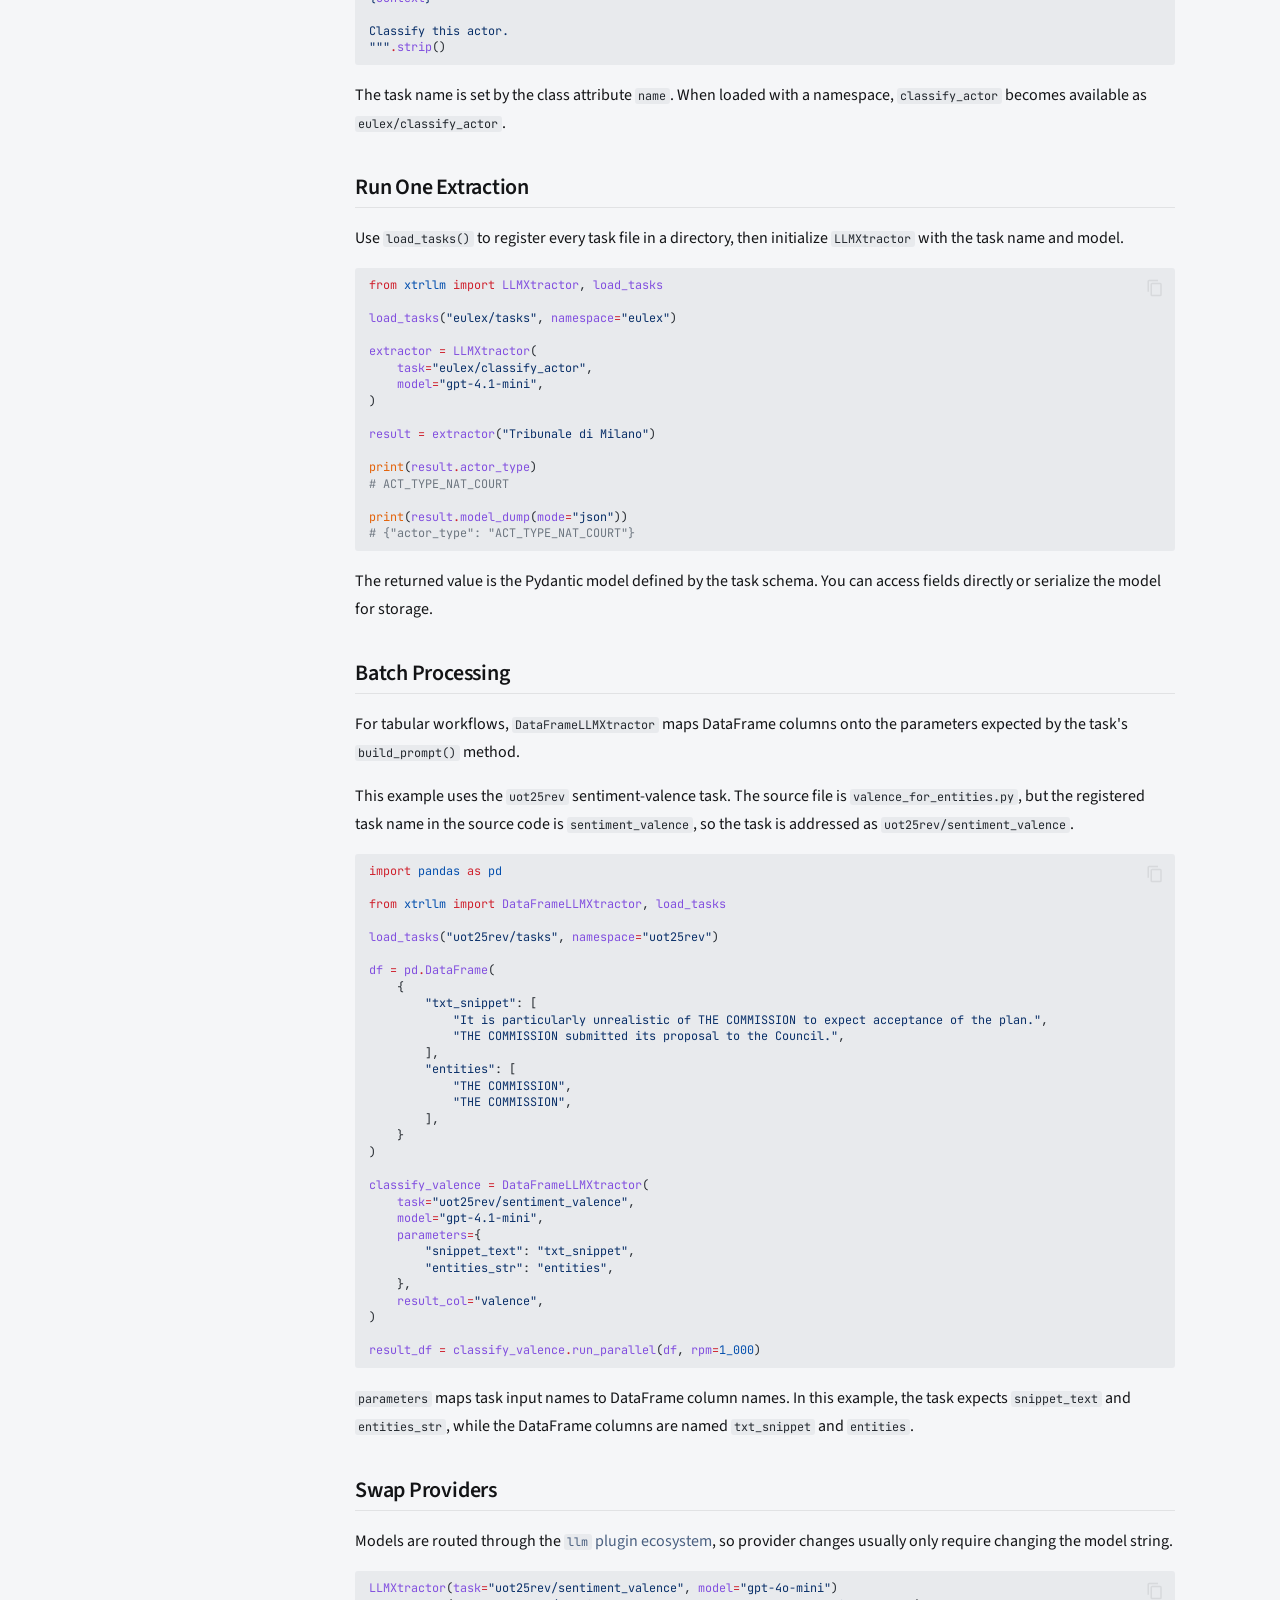
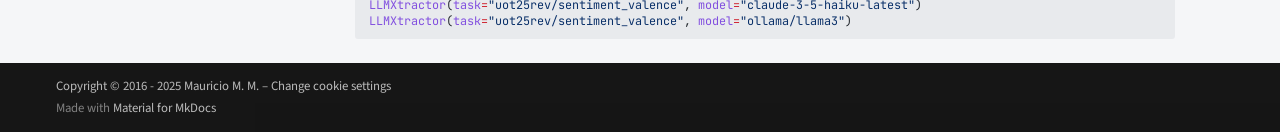
<file: quickstart/index.html>
<!doctype html>
<html lang="en" class="no-js">
  <head>
    
      <meta charset="utf-8">
      <meta name="viewport" content="width=device-width,initial-scale=1">
      
      
      
      
        <link rel="prev" href="..">
      
      
        <link rel="next" href="../advancedusage/">
      
      
      <link rel="icon" href="../assets/logo.ico">
      <meta name="generator" content="mkdocs-1.6.1, mkdocs-material-9.6.23">
    
    
      
        <title>Quickstart - xtrllm</title>
      
    
    
      <link rel="stylesheet" href="../assets/stylesheets/main.84d31ad4.min.css">
      
        
        <link rel="stylesheet" href="../assets/stylesheets/palette.06af60db.min.css">
      
      


    
    
      
    
    
      
        
        
        <link rel="preconnect" href="https://fonts.gstatic.com" crossorigin>
        <link rel="stylesheet" href="https://fonts.googleapis.com/css?family=Source+Sans+Pro:300,300i,400,400i,700,700i%7CJetBrains+Mono:400,400i,700,700i&display=fallback">
        <style>:root{--md-text-font:"Source Sans Pro";--md-code-font:"JetBrains Mono"}</style>
      
    
    
      <link rel="stylesheet" href="../stylesheets/overrides.css">
    
      <link rel="stylesheet" href="../stylesheets/extra.css">
    
    <script>__md_scope=new URL("..",location),__md_hash=e=>[...e].reduce(((e,_)=>(e<<5)-e+_.charCodeAt(0)),0),__md_get=(e,_=localStorage,t=__md_scope)=>JSON.parse(_.getItem(t.pathname+"."+e)),__md_set=(e,_,t=localStorage,a=__md_scope)=>{try{t.setItem(a.pathname+"."+e,JSON.stringify(_))}catch(e){}}</script>
    
      

    
    
    
  </head>
  
  
    
    
      
    
    
    
    
    <body dir="ltr" data-md-color-scheme="default" data-md-color-primary="custom" data-md-color-accent="custom">
  
    
    <input class="md-toggle" data-md-toggle="drawer" type="checkbox" id="__drawer" autocomplete="off">
    <input class="md-toggle" data-md-toggle="search" type="checkbox" id="__search" autocomplete="off">
    <label class="md-overlay" for="__drawer"></label>
    <div data-md-component="skip">
      
        
        <a href="#quickstart" class="md-skip">
          Skip to content
        </a>
      
    </div>
    <div data-md-component="announce">
      
    </div>
    
    
      

  

<header class="md-header md-header--shadow" data-md-component="header">
  <nav class="md-header__inner md-grid" aria-label="Header">
    <a href=".." title="xtrllm" class="md-header__button md-logo" aria-label="xtrllm" data-md-component="logo">
      
  <img src="../assets/logo.png" alt="logo">

    </a>
    <label class="md-header__button md-icon" for="__drawer">
      
      <svg xmlns="http://www.w3.org/2000/svg" viewBox="0 0 24 24"><path d="M3 6h18v2H3zm0 5h18v2H3zm0 5h18v2H3z"/></svg>
    </label>
    <div class="md-header__title" data-md-component="header-title">
      <div class="md-header__ellipsis">
        <div class="md-header__topic">
          <span class="md-ellipsis">
            xtrllm
          </span>
        </div>
        <div class="md-header__topic" data-md-component="header-topic">
          <span class="md-ellipsis">
            
              Quickstart
            
          </span>
        </div>
      </div>
    </div>
    
      
        <form class="md-header__option" data-md-component="palette">
  
    
    
    
    <input class="md-option" data-md-color-media="" data-md-color-scheme="default" data-md-color-primary="custom" data-md-color-accent="custom"  aria-label="Switch to dark mode"  type="radio" name="__palette" id="__palette_0">
    
      <label class="md-header__button md-icon" title="Switch to dark mode" for="__palette_1" hidden>
        <svg xmlns="http://www.w3.org/2000/svg" viewBox="0 0 24 24"><path d="M17 7H7a5 5 0 0 0-5 5 5 5 0 0 0 5 5h10a5 5 0 0 0 5-5 5 5 0 0 0-5-5m0 8a3 3 0 0 1-3-3 3 3 0 0 1 3-3 3 3 0 0 1 3 3 3 3 0 0 1-3 3"/></svg>
      </label>
    
  
    
    
    
    <input class="md-option" data-md-color-media="" data-md-color-scheme="slate" data-md-color-primary="custom" data-md-color-accent="custom"  aria-label="Switch to light mode"  type="radio" name="__palette" id="__palette_1">
    
      <label class="md-header__button md-icon" title="Switch to light mode" for="__palette_0" hidden>
        <svg xmlns="http://www.w3.org/2000/svg" viewBox="0 0 24 24"><path d="M17 6H7c-3.31 0-6 2.69-6 6s2.69 6 6 6h10c3.31 0 6-2.69 6-6s-2.69-6-6-6m0 10H7c-2.21 0-4-1.79-4-4s1.79-4 4-4h10c2.21 0 4 1.79 4 4s-1.79 4-4 4M7 9c-1.66 0-3 1.34-3 3s1.34 3 3 3 3-1.34 3-3-1.34-3-3-3"/></svg>
      </label>
    
  
</form>
      
    
    
      <script>var palette=__md_get("__palette");if(palette&&palette.color){if("(prefers-color-scheme)"===palette.color.media){var media=matchMedia("(prefers-color-scheme: light)"),input=document.querySelector(media.matches?"[data-md-color-media='(prefers-color-scheme: light)']":"[data-md-color-media='(prefers-color-scheme: dark)']");palette.color.media=input.getAttribute("data-md-color-media"),palette.color.scheme=input.getAttribute("data-md-color-scheme"),palette.color.primary=input.getAttribute("data-md-color-primary"),palette.color.accent=input.getAttribute("data-md-color-accent")}for(var[key,value]of Object.entries(palette.color))document.body.setAttribute("data-md-color-"+key,value)}</script>
    
    
    
      
      
        <label class="md-header__button md-icon" for="__search">
          
          <svg xmlns="http://www.w3.org/2000/svg" viewBox="0 0 24 24"><path d="M9.5 3A6.5 6.5 0 0 1 16 9.5c0 1.61-.59 3.09-1.56 4.23l.27.27h.79l5 5-1.5 1.5-5-5v-.79l-.27-.27A6.52 6.52 0 0 1 9.5 16 6.5 6.5 0 0 1 3 9.5 6.5 6.5 0 0 1 9.5 3m0 2C7 5 5 7 5 9.5S7 14 9.5 14 14 12 14 9.5 12 5 9.5 5"/></svg>
        </label>
        <div class="md-search" data-md-component="search" role="dialog">
  <label class="md-search__overlay" for="__search"></label>
  <div class="md-search__inner" role="search">
    <form class="md-search__form" name="search">
      <input type="text" class="md-search__input" name="query" aria-label="Search" placeholder="Search" autocapitalize="off" autocorrect="off" autocomplete="off" spellcheck="false" data-md-component="search-query" required>
      <label class="md-search__icon md-icon" for="__search">
        
        <svg xmlns="http://www.w3.org/2000/svg" viewBox="0 0 24 24"><path d="M9.5 3A6.5 6.5 0 0 1 16 9.5c0 1.61-.59 3.09-1.56 4.23l.27.27h.79l5 5-1.5 1.5-5-5v-.79l-.27-.27A6.52 6.52 0 0 1 9.5 16 6.5 6.5 0 0 1 3 9.5 6.5 6.5 0 0 1 9.5 3m0 2C7 5 5 7 5 9.5S7 14 9.5 14 14 12 14 9.5 12 5 9.5 5"/></svg>
        
        <svg xmlns="http://www.w3.org/2000/svg" viewBox="0 0 24 24"><path d="M20 11v2H8l5.5 5.5-1.42 1.42L4.16 12l7.92-7.92L13.5 5.5 8 11z"/></svg>
      </label>
      <nav class="md-search__options" aria-label="Search">
        
        <button type="reset" class="md-search__icon md-icon" title="Clear" aria-label="Clear" tabindex="-1">
          
          <svg xmlns="http://www.w3.org/2000/svg" viewBox="0 0 24 24"><path d="M19 6.41 17.59 5 12 10.59 6.41 5 5 6.41 10.59 12 5 17.59 6.41 19 12 13.41 17.59 19 19 17.59 13.41 12z"/></svg>
        </button>
      </nav>
      
        <div class="md-search__suggest" data-md-component="search-suggest"></div>
      
    </form>
    <div class="md-search__output">
      <div class="md-search__scrollwrap" tabindex="0" data-md-scrollfix>
        <div class="md-search-result" data-md-component="search-result">
          <div class="md-search-result__meta">
            Initializing search
          </div>
          <ol class="md-search-result__list" role="presentation"></ol>
        </div>
      </div>
    </div>
  </div>
</div>
      
    
    
  </nav>
  
</header>
    
    <div class="md-container" data-md-component="container">
      
      
        
          
        
      
      <main class="md-main" data-md-component="main">
        <div class="md-main__inner md-grid">
          
            
              
              <div class="md-sidebar md-sidebar--primary" data-md-component="sidebar" data-md-type="navigation" >
                <div class="md-sidebar__scrollwrap">
                  <div class="md-sidebar__inner">
                    



  

<nav class="md-nav md-nav--primary md-nav--integrated" aria-label="Navigation" data-md-level="0">
  <label class="md-nav__title" for="__drawer">
    <a href=".." title="xtrllm" class="md-nav__button md-logo" aria-label="xtrllm" data-md-component="logo">
      
  <img src="../assets/logo.png" alt="logo">

    </a>
    xtrllm
  </label>
  
  <ul class="md-nav__list" data-md-scrollfix>
    
      
      
  
  
  
  
    <li class="md-nav__item">
      <a href=".." class="md-nav__link">
        
  
  
  <span class="md-ellipsis">
    Home
    
  </span>
  

      </a>
    </li>
  

    
      
      
  
  
    
  
  
  
    <li class="md-nav__item md-nav__item--active">
      
      <input class="md-nav__toggle md-toggle" type="checkbox" id="__toc">
      
      
        
      
      
        <label class="md-nav__link md-nav__link--active" for="__toc">
          
  
  
  <span class="md-ellipsis">
    Quickstart
    
  </span>
  

          <span class="md-nav__icon md-icon"></span>
        </label>
      
      <a href="./" class="md-nav__link md-nav__link--active">
        
  
  
  <span class="md-ellipsis">
    Quickstart
    
  </span>
  

      </a>
      
        

<nav class="md-nav md-nav--secondary" aria-label="Table of contents">
  
  
  
    
  
  
    <label class="md-nav__title" for="__toc">
      <span class="md-nav__icon md-icon"></span>
      Table of contents
    </label>
    <ul class="md-nav__list" data-md-component="toc" data-md-scrollfix>
      
        <li class="md-nav__item">
  <a href="#installation" class="md-nav__link">
    <span class="md-ellipsis">
      Installation
    </span>
  </a>
  
</li>
      
        <li class="md-nav__item">
  <a href="#define-a-task" class="md-nav__link">
    <span class="md-ellipsis">
      Define A Task
    </span>
  </a>
  
</li>
      
        <li class="md-nav__item">
  <a href="#run-one-extraction" class="md-nav__link">
    <span class="md-ellipsis">
      Run One Extraction
    </span>
  </a>
  
</li>
      
        <li class="md-nav__item">
  <a href="#batch-processing" class="md-nav__link">
    <span class="md-ellipsis">
      Batch Processing
    </span>
  </a>
  
</li>
      
        <li class="md-nav__item">
  <a href="#swap-providers" class="md-nav__link">
    <span class="md-ellipsis">
      Swap Providers
    </span>
  </a>
  
</li>
      
    </ul>
  
</nav>
      
    </li>
  

    
      
      
  
  
  
  
    <li class="md-nav__item">
      <a href="../advancedusage/" class="md-nav__link">
        
  
  
  <span class="md-ellipsis">
    Advanced Usage
    
  </span>
  

      </a>
    </li>
  

    
      
      
  
  
  
  
    
    
      
        
      
        
      
    
    
    
      
        
        
      
    
    
    <li class="md-nav__item md-nav__item--section md-nav__item--nested">
      
        
        
          
        
        <input class="md-nav__toggle md-toggle md-toggle--indeterminate" type="checkbox" id="__nav_4" >
        
          
          <label class="md-nav__link" for="__nav_4" id="__nav_4_label" tabindex="">
            
  
  
  <span class="md-ellipsis">
    🎣 Xtractors
    
  </span>
  

            <span class="md-nav__icon md-icon"></span>
          </label>
        
        <nav class="md-nav" data-md-level="1" aria-labelledby="__nav_4_label" aria-expanded="false">
          <label class="md-nav__title" for="__nav_4">
            <span class="md-nav__icon md-icon"></span>
            🎣 Xtractors
          </label>
          <ul class="md-nav__list" data-md-scrollfix>
            
              
                
  
  
  
  
    <li class="md-nav__item">
      <a href="../tools/eulexdb/" class="md-nav__link">
        
  
  
  <span class="md-ellipsis">
    eulexdb
    
  </span>
  

      </a>
    </li>
  

              
            
              
                
  
  
  
  
    <li class="md-nav__item">
      <a href="../tools/uot25rev/" class="md-nav__link">
        
  
  
  <span class="md-ellipsis">
    uot25rev
    
  </span>
  

      </a>
    </li>
  

              
            
          </ul>
        </nav>
      
    </li>
  

    
  </ul>
</nav>
                  </div>
                </div>
              </div>
            
            
          
          
            <div class="md-content" data-md-component="content">
              <article class="md-content__inner md-typeset">
                
                  



<h1 id="quickstart">Quickstart</h1>
<p>This guide shows the basic <code>xtrllm</code> workflow:</p>
<ol>
<li>Define a task as a normal Python file.</li>
<li>Load the task directory.</li>
<li>Run the task with <code>LLMXtractor</code>.</li>
<li>Scale the same task over a DataFrame with <code>DataFrameLLMXtractor</code>.</li>
</ol>
<h2 id="installation">Installation</h2>
<p>Install the latest stable release from PyPI:</p>
<div class="language-shell highlight"><pre><span></span><code><span id="__span-0-1"><a id="__codelineno-0-1" name="__codelineno-0-1" href="#__codelineno-0-1"></a>pip<span class="w"> </span>install<span class="w"> </span>xtrllm
</span></code></pre></div>
<h2 id="define-a-task">Define A Task</h2>
<p>An <code>xtrllm</code> task is a small Python class that combines three things:</p>
<ul>
<li>a Pydantic schema for the structured output</li>
<li>a system prompt with the task rules</li>
<li>a <code>build_prompt()</code> method that turns Python inputs into the user prompt</li>
</ul>
<p>For example, a project might keep the following task at <code>eulex/tasks/classify_actor.py</code>.</p>
<div class="language-python highlight"><pre><span></span><code><span id="__span-1-1"><a id="__codelineno-1-1" name="__codelineno-1-1" href="#__codelineno-1-1"></a><span class="kn">from</span><span class="w"> </span><span class="nn">typing</span><span class="w"> </span><span class="kn">import</span> <span class="n">Literal</span>
</span><span id="__span-1-2"><a id="__codelineno-1-2" name="__codelineno-1-2" href="#__codelineno-1-2"></a><span class="kn">from</span><span class="w"> </span><span class="nn">pydantic</span><span class="w"> </span><span class="kn">import</span> <span class="n">BaseModel</span>
</span><span id="__span-1-3"><a id="__codelineno-1-3" name="__codelineno-1-3" href="#__codelineno-1-3"></a><span class="kn">from</span><span class="w"> </span><span class="nn">xtrllm.core.base</span><span class="w"> </span><span class="kn">import</span> <span class="n">BaseTask</span>
</span><span id="__span-1-4"><a id="__codelineno-1-4" name="__codelineno-1-4" href="#__codelineno-1-4"></a>
</span><span id="__span-1-5"><a id="__codelineno-1-5" name="__codelineno-1-5" href="#__codelineno-1-5"></a><span class="k">class</span><span class="w"> </span><span class="nc">EulexDBActorSchema</span><span class="p">(</span><span class="n">BaseModel</span><span class="p">):</span>
</span><span id="__span-1-6"><a id="__codelineno-1-6" name="__codelineno-1-6" href="#__codelineno-1-6"></a>    <span class="n">actor_type</span><span class="p">:</span> <span class="n">Literal</span><span class="p">[</span>
</span><span id="__span-1-7"><a id="__codelineno-1-7" name="__codelineno-1-7" href="#__codelineno-1-7"></a>        <span class="s2">&quot;ACT_TYPE_EU_INST&quot;</span><span class="p">,</span>
</span><span id="__span-1-8"><a id="__codelineno-1-8" name="__codelineno-1-8" href="#__codelineno-1-8"></a>        <span class="s2">&quot;ACT_TYPE_NAT_COURT&quot;</span><span class="p">,</span>
</span><span id="__span-1-9"><a id="__codelineno-1-9" name="__codelineno-1-9" href="#__codelineno-1-9"></a>        <span class="s2">&quot;ACT_TYPE_GOV_INST_NAT&quot;</span><span class="p">,</span>
</span><span id="__span-1-10"><a id="__codelineno-1-10" name="__codelineno-1-10" href="#__codelineno-1-10"></a>        <span class="s2">&quot;ACT_TYPE_GOV_OFFIC_CIT&quot;</span><span class="p">,</span>
</span><span id="__span-1-11"><a id="__codelineno-1-11" name="__codelineno-1-11" href="#__codelineno-1-11"></a>        <span class="s2">&quot;ACT_TYPE_GOV_OFFIC_NAT&quot;</span><span class="p">,</span>
</span><span id="__span-1-12"><a id="__codelineno-1-12" name="__codelineno-1-12" href="#__codelineno-1-12"></a>        <span class="s2">&quot;ACT_TYPE_PERSON&quot;</span><span class="p">,</span>
</span><span id="__span-1-13"><a id="__codelineno-1-13" name="__codelineno-1-13" href="#__codelineno-1-13"></a>        <span class="s2">&quot;ACT_TYPE_UNSPEC&quot;</span><span class="p">,</span>
</span><span id="__span-1-14"><a id="__codelineno-1-14" name="__codelineno-1-14" href="#__codelineno-1-14"></a>    <span class="p">]</span>
</span><span id="__span-1-15"><a id="__codelineno-1-15" name="__codelineno-1-15" href="#__codelineno-1-15"></a>
</span><span id="__span-1-16"><a id="__codelineno-1-16" name="__codelineno-1-16" href="#__codelineno-1-16"></a>
</span><span id="__span-1-17"><a id="__codelineno-1-17" name="__codelineno-1-17" href="#__codelineno-1-17"></a><span class="n">SYS_MSG</span> <span class="o">=</span> <span class="s2">&quot;&quot;&quot;</span>
</span><span id="__span-1-18"><a id="__codelineno-1-18" name="__codelineno-1-18" href="#__codelineno-1-18"></a><span class="s2">You are an expert in classifying actors into predefined institutional categories.</span>
</span><span id="__span-1-19"><a id="__codelineno-1-19" name="__codelineno-1-19" href="#__codelineno-1-19"></a>
</span><span id="__span-1-20"><a id="__codelineno-1-20" name="__codelineno-1-20" href="#__codelineno-1-20"></a><span class="s2"># Task</span>
</span><span id="__span-1-21"><a id="__codelineno-1-21" name="__codelineno-1-21" href="#__codelineno-1-21"></a><span class="s2">Classify the given actor into EXACTLY ONE predefined actor type.</span>
</span><span id="__span-1-22"><a id="__codelineno-1-22" name="__codelineno-1-22" href="#__codelineno-1-22"></a>
</span><span id="__span-1-23"><a id="__codelineno-1-23" name="__codelineno-1-23" href="#__codelineno-1-23"></a><span class="s2"># Rules</span>
</span><span id="__span-1-24"><a id="__codelineno-1-24" name="__codelineno-1-24" href="#__codelineno-1-24"></a><span class="s2">- Choose the single best matching category.</span>
</span><span id="__span-1-25"><a id="__codelineno-1-25" name="__codelineno-1-25" href="#__codelineno-1-25"></a><span class="s2">- Prefer the most specific category available.</span>
</span><span id="__span-1-26"><a id="__codelineno-1-26" name="__codelineno-1-26" href="#__codelineno-1-26"></a><span class="s2">- If uncertain, choose ACT_TYPE_UNSPEC.</span>
</span><span id="__span-1-27"><a id="__codelineno-1-27" name="__codelineno-1-27" href="#__codelineno-1-27"></a>
</span><span id="__span-1-28"><a id="__codelineno-1-28" name="__codelineno-1-28" href="#__codelineno-1-28"></a><span class="s2"># Examples</span>
</span><span id="__span-1-29"><a id="__codelineno-1-29" name="__codelineno-1-29" href="#__codelineno-1-29"></a><span class="s2">- &quot;Tribunale di Milano&quot; -&gt; ACT_TYPE_NAT_COURT</span>
</span><span id="__span-1-30"><a id="__codelineno-1-30" name="__codelineno-1-30" href="#__codelineno-1-30"></a><span class="s2">- &quot;Procura della Repubblica presso il Tribunale di Cagliari&quot; -&gt; ACT_TYPE_GOV_INST_NAT</span>
</span><span id="__span-1-31"><a id="__codelineno-1-31" name="__codelineno-1-31" href="#__codelineno-1-31"></a><span class="s2">- &quot;Komornik Sądowy przy Sądzie Rejonowym w Szczecinku&quot; -&gt; ACT_TYPE_GOV_OFFIC_CIT</span>
</span><span id="__span-1-32"><a id="__codelineno-1-32" name="__codelineno-1-32" href="#__codelineno-1-32"></a><span class="s2">- &quot;Präsidentin des Landesgerichts Feldkirch&quot; -&gt; ACT_TYPE_GOV_OFFIC_NAT</span>
</span><span id="__span-1-33"><a id="__codelineno-1-33" name="__codelineno-1-33" href="#__codelineno-1-33"></a><span class="s2">&quot;&quot;&quot;</span>
</span><span id="__span-1-34"><a id="__codelineno-1-34" name="__codelineno-1-34" href="#__codelineno-1-34"></a>
</span><span id="__span-1-35"><a id="__codelineno-1-35" name="__codelineno-1-35" href="#__codelineno-1-35"></a><span class="k">class</span><span class="w"> </span><span class="nc">EulexDBClassifyActorsTask</span><span class="p">(</span><span class="n">BaseTask</span><span class="p">):</span>
</span><span id="__span-1-36"><a id="__codelineno-1-36" name="__codelineno-1-36" href="#__codelineno-1-36"></a>    <span class="n">name</span> <span class="o">=</span> <span class="s2">&quot;classify_actor&quot;</span>
</span><span id="__span-1-37"><a id="__codelineno-1-37" name="__codelineno-1-37" href="#__codelineno-1-37"></a>    <span class="n">version</span> <span class="o">=</span> <span class="s2">&quot;v1&quot;</span>
</span><span id="__span-1-38"><a id="__codelineno-1-38" name="__codelineno-1-38" href="#__codelineno-1-38"></a>    <span class="n">schema</span> <span class="o">=</span> <span class="n">EulexDBActorSchema</span>
</span><span id="__span-1-39"><a id="__codelineno-1-39" name="__codelineno-1-39" href="#__codelineno-1-39"></a>    <span class="n">system_prompt</span> <span class="o">=</span> <span class="n">SYS_MSG</span>
</span><span id="__span-1-40"><a id="__codelineno-1-40" name="__codelineno-1-40" href="#__codelineno-1-40"></a>
</span><span id="__span-1-41"><a id="__codelineno-1-41" name="__codelineno-1-41" href="#__codelineno-1-41"></a>    <span class="k">def</span><span class="w"> </span><span class="nf">build_prompt</span><span class="p">(</span><span class="bp">self</span><span class="p">,</span> <span class="n">actor_name</span><span class="p">:</span> <span class="nb">str</span><span class="p">,</span> <span class="n">context</span><span class="p">:</span> <span class="nb">str</span> <span class="o">=</span> <span class="s2">&quot;&quot;</span><span class="p">)</span> <span class="o">-&gt;</span> <span class="nb">str</span><span class="p">:</span>
</span><span id="__span-1-42"><a id="__codelineno-1-42" name="__codelineno-1-42" href="#__codelineno-1-42"></a>        <span class="k">return</span> <span class="sa">f</span><span class="s2">&quot;&quot;&quot;</span>
</span><span id="__span-1-43"><a id="__codelineno-1-43" name="__codelineno-1-43" href="#__codelineno-1-43"></a><span class="s2">ACTOR:</span>
</span><span id="__span-1-44"><a id="__codelineno-1-44" name="__codelineno-1-44" href="#__codelineno-1-44"></a><span class="si">{</span><span class="n">actor_name</span><span class="si">}</span>
</span><span id="__span-1-45"><a id="__codelineno-1-45" name="__codelineno-1-45" href="#__codelineno-1-45"></a>
</span><span id="__span-1-46"><a id="__codelineno-1-46" name="__codelineno-1-46" href="#__codelineno-1-46"></a><span class="s2">CONTEXT (if available):</span>
</span><span id="__span-1-47"><a id="__codelineno-1-47" name="__codelineno-1-47" href="#__codelineno-1-47"></a><span class="si">{</span><span class="n">context</span><span class="si">}</span>
</span><span id="__span-1-48"><a id="__codelineno-1-48" name="__codelineno-1-48" href="#__codelineno-1-48"></a>
</span><span id="__span-1-49"><a id="__codelineno-1-49" name="__codelineno-1-49" href="#__codelineno-1-49"></a><span class="s2">Classify this actor.</span>
</span><span id="__span-1-50"><a id="__codelineno-1-50" name="__codelineno-1-50" href="#__codelineno-1-50"></a><span class="s2">&quot;&quot;&quot;</span><span class="o">.</span><span class="n">strip</span><span class="p">()</span>
</span></code></pre></div>
<p>The task name is set by the class attribute <code>name</code>. When loaded with a namespace, <code>classify_actor</code> becomes available as <code>eulex/classify_actor</code>.</p>
<h2 id="run-one-extraction">Run One Extraction</h2>
<p>Use <code>load_tasks()</code> to register every task file in a directory, then initialize <code>LLMXtractor</code> with the task name and model.</p>
<div class="language-python highlight"><pre><span></span><code><span id="__span-2-1"><a id="__codelineno-2-1" name="__codelineno-2-1" href="#__codelineno-2-1"></a><span class="kn">from</span><span class="w"> </span><span class="nn">xtrllm</span><span class="w"> </span><span class="kn">import</span> <span class="n">LLMXtractor</span><span class="p">,</span> <span class="n">load_tasks</span>
</span><span id="__span-2-2"><a id="__codelineno-2-2" name="__codelineno-2-2" href="#__codelineno-2-2"></a>
</span><span id="__span-2-3"><a id="__codelineno-2-3" name="__codelineno-2-3" href="#__codelineno-2-3"></a><span class="n">load_tasks</span><span class="p">(</span><span class="s2">&quot;eulex/tasks&quot;</span><span class="p">,</span> <span class="n">namespace</span><span class="o">=</span><span class="s2">&quot;eulex&quot;</span><span class="p">)</span>
</span><span id="__span-2-4"><a id="__codelineno-2-4" name="__codelineno-2-4" href="#__codelineno-2-4"></a>
</span><span id="__span-2-5"><a id="__codelineno-2-5" name="__codelineno-2-5" href="#__codelineno-2-5"></a><span class="n">extractor</span> <span class="o">=</span> <span class="n">LLMXtractor</span><span class="p">(</span>
</span><span id="__span-2-6"><a id="__codelineno-2-6" name="__codelineno-2-6" href="#__codelineno-2-6"></a>    <span class="n">task</span><span class="o">=</span><span class="s2">&quot;eulex/classify_actor&quot;</span><span class="p">,</span>
</span><span id="__span-2-7"><a id="__codelineno-2-7" name="__codelineno-2-7" href="#__codelineno-2-7"></a>    <span class="n">model</span><span class="o">=</span><span class="s2">&quot;gpt-4.1-mini&quot;</span><span class="p">,</span>
</span><span id="__span-2-8"><a id="__codelineno-2-8" name="__codelineno-2-8" href="#__codelineno-2-8"></a><span class="p">)</span>
</span><span id="__span-2-9"><a id="__codelineno-2-9" name="__codelineno-2-9" href="#__codelineno-2-9"></a>
</span><span id="__span-2-10"><a id="__codelineno-2-10" name="__codelineno-2-10" href="#__codelineno-2-10"></a><span class="n">result</span> <span class="o">=</span> <span class="n">extractor</span><span class="p">(</span><span class="s2">&quot;Tribunale di Milano&quot;</span><span class="p">)</span>
</span><span id="__span-2-11"><a id="__codelineno-2-11" name="__codelineno-2-11" href="#__codelineno-2-11"></a>
</span><span id="__span-2-12"><a id="__codelineno-2-12" name="__codelineno-2-12" href="#__codelineno-2-12"></a><span class="nb">print</span><span class="p">(</span><span class="n">result</span><span class="o">.</span><span class="n">actor_type</span><span class="p">)</span>
</span><span id="__span-2-13"><a id="__codelineno-2-13" name="__codelineno-2-13" href="#__codelineno-2-13"></a><span class="c1"># ACT_TYPE_NAT_COURT</span>
</span><span id="__span-2-14"><a id="__codelineno-2-14" name="__codelineno-2-14" href="#__codelineno-2-14"></a>
</span><span id="__span-2-15"><a id="__codelineno-2-15" name="__codelineno-2-15" href="#__codelineno-2-15"></a><span class="nb">print</span><span class="p">(</span><span class="n">result</span><span class="o">.</span><span class="n">model_dump</span><span class="p">(</span><span class="n">mode</span><span class="o">=</span><span class="s2">&quot;json&quot;</span><span class="p">))</span>
</span><span id="__span-2-16"><a id="__codelineno-2-16" name="__codelineno-2-16" href="#__codelineno-2-16"></a><span class="c1"># {&quot;actor_type&quot;: &quot;ACT_TYPE_NAT_COURT&quot;}</span>
</span></code></pre></div>
<p>The returned value is the Pydantic model defined by the task schema. You can access fields directly or serialize the model for storage.</p>
<h2 id="batch-processing">Batch Processing</h2>
<p>For tabular workflows, <code>DataFrameLLMXtractor</code> maps DataFrame columns onto the parameters expected by the task's <code>build_prompt()</code> method.</p>
<p>This example uses the <code>uot25rev</code> sentiment-valence task. The source file is <code>valence_for_entities.py</code>, but the registered task name in the source code is <code>sentiment_valence</code>, so the task is addressed as <code>uot25rev/sentiment_valence</code>.</p>
<div class="language-python highlight"><pre><span></span><code><span id="__span-3-1"><a id="__codelineno-3-1" name="__codelineno-3-1" href="#__codelineno-3-1"></a><span class="kn">import</span><span class="w"> </span><span class="nn">pandas</span><span class="w"> </span><span class="k">as</span><span class="w"> </span><span class="nn">pd</span>
</span><span id="__span-3-2"><a id="__codelineno-3-2" name="__codelineno-3-2" href="#__codelineno-3-2"></a>
</span><span id="__span-3-3"><a id="__codelineno-3-3" name="__codelineno-3-3" href="#__codelineno-3-3"></a><span class="kn">from</span><span class="w"> </span><span class="nn">xtrllm</span><span class="w"> </span><span class="kn">import</span> <span class="n">DataFrameLLMXtractor</span><span class="p">,</span> <span class="n">load_tasks</span>
</span><span id="__span-3-4"><a id="__codelineno-3-4" name="__codelineno-3-4" href="#__codelineno-3-4"></a>
</span><span id="__span-3-5"><a id="__codelineno-3-5" name="__codelineno-3-5" href="#__codelineno-3-5"></a><span class="n">load_tasks</span><span class="p">(</span><span class="s2">&quot;uot25rev/tasks&quot;</span><span class="p">,</span> <span class="n">namespace</span><span class="o">=</span><span class="s2">&quot;uot25rev&quot;</span><span class="p">)</span>
</span><span id="__span-3-6"><a id="__codelineno-3-6" name="__codelineno-3-6" href="#__codelineno-3-6"></a>
</span><span id="__span-3-7"><a id="__codelineno-3-7" name="__codelineno-3-7" href="#__codelineno-3-7"></a><span class="n">df</span> <span class="o">=</span> <span class="n">pd</span><span class="o">.</span><span class="n">DataFrame</span><span class="p">(</span>
</span><span id="__span-3-8"><a id="__codelineno-3-8" name="__codelineno-3-8" href="#__codelineno-3-8"></a>    <span class="p">{</span>
</span><span id="__span-3-9"><a id="__codelineno-3-9" name="__codelineno-3-9" href="#__codelineno-3-9"></a>        <span class="s2">&quot;txt_snippet&quot;</span><span class="p">:</span> <span class="p">[</span>
</span><span id="__span-3-10"><a id="__codelineno-3-10" name="__codelineno-3-10" href="#__codelineno-3-10"></a>            <span class="s2">&quot;It is particularly unrealistic of THE COMMISSION to expect acceptance of the plan.&quot;</span><span class="p">,</span>
</span><span id="__span-3-11"><a id="__codelineno-3-11" name="__codelineno-3-11" href="#__codelineno-3-11"></a>            <span class="s2">&quot;THE COMMISSION submitted its proposal to the Council.&quot;</span><span class="p">,</span>
</span><span id="__span-3-12"><a id="__codelineno-3-12" name="__codelineno-3-12" href="#__codelineno-3-12"></a>        <span class="p">],</span>
</span><span id="__span-3-13"><a id="__codelineno-3-13" name="__codelineno-3-13" href="#__codelineno-3-13"></a>        <span class="s2">&quot;entities&quot;</span><span class="p">:</span> <span class="p">[</span>
</span><span id="__span-3-14"><a id="__codelineno-3-14" name="__codelineno-3-14" href="#__codelineno-3-14"></a>            <span class="s2">&quot;THE COMMISSION&quot;</span><span class="p">,</span>
</span><span id="__span-3-15"><a id="__codelineno-3-15" name="__codelineno-3-15" href="#__codelineno-3-15"></a>            <span class="s2">&quot;THE COMMISSION&quot;</span><span class="p">,</span>
</span><span id="__span-3-16"><a id="__codelineno-3-16" name="__codelineno-3-16" href="#__codelineno-3-16"></a>        <span class="p">],</span>
</span><span id="__span-3-17"><a id="__codelineno-3-17" name="__codelineno-3-17" href="#__codelineno-3-17"></a>    <span class="p">}</span>
</span><span id="__span-3-18"><a id="__codelineno-3-18" name="__codelineno-3-18" href="#__codelineno-3-18"></a><span class="p">)</span>
</span><span id="__span-3-19"><a id="__codelineno-3-19" name="__codelineno-3-19" href="#__codelineno-3-19"></a>
</span><span id="__span-3-20"><a id="__codelineno-3-20" name="__codelineno-3-20" href="#__codelineno-3-20"></a><span class="n">classify_valence</span> <span class="o">=</span> <span class="n">DataFrameLLMXtractor</span><span class="p">(</span>
</span><span id="__span-3-21"><a id="__codelineno-3-21" name="__codelineno-3-21" href="#__codelineno-3-21"></a>    <span class="n">task</span><span class="o">=</span><span class="s2">&quot;uot25rev/sentiment_valence&quot;</span><span class="p">,</span>
</span><span id="__span-3-22"><a id="__codelineno-3-22" name="__codelineno-3-22" href="#__codelineno-3-22"></a>    <span class="n">model</span><span class="o">=</span><span class="s2">&quot;gpt-4.1-mini&quot;</span><span class="p">,</span>
</span><span id="__span-3-23"><a id="__codelineno-3-23" name="__codelineno-3-23" href="#__codelineno-3-23"></a>    <span class="n">parameters</span><span class="o">=</span><span class="p">{</span>
</span><span id="__span-3-24"><a id="__codelineno-3-24" name="__codelineno-3-24" href="#__codelineno-3-24"></a>        <span class="s2">&quot;snippet_text&quot;</span><span class="p">:</span> <span class="s2">&quot;txt_snippet&quot;</span><span class="p">,</span>
</span><span id="__span-3-25"><a id="__codelineno-3-25" name="__codelineno-3-25" href="#__codelineno-3-25"></a>        <span class="s2">&quot;entities_str&quot;</span><span class="p">:</span> <span class="s2">&quot;entities&quot;</span><span class="p">,</span>
</span><span id="__span-3-26"><a id="__codelineno-3-26" name="__codelineno-3-26" href="#__codelineno-3-26"></a>    <span class="p">},</span>
</span><span id="__span-3-27"><a id="__codelineno-3-27" name="__codelineno-3-27" href="#__codelineno-3-27"></a>    <span class="n">result_col</span><span class="o">=</span><span class="s2">&quot;valence&quot;</span><span class="p">,</span>
</span><span id="__span-3-28"><a id="__codelineno-3-28" name="__codelineno-3-28" href="#__codelineno-3-28"></a><span class="p">)</span>
</span><span id="__span-3-29"><a id="__codelineno-3-29" name="__codelineno-3-29" href="#__codelineno-3-29"></a>
</span><span id="__span-3-30"><a id="__codelineno-3-30" name="__codelineno-3-30" href="#__codelineno-3-30"></a><span class="n">result_df</span> <span class="o">=</span> <span class="n">classify_valence</span><span class="o">.</span><span class="n">run_parallel</span><span class="p">(</span><span class="n">df</span><span class="p">,</span> <span class="n">rpm</span><span class="o">=</span><span class="mi">1_000</span><span class="p">)</span>
</span></code></pre></div>
<p><code>parameters</code> maps task input names to DataFrame column names. In this example, the task expects <code>snippet_text</code> and <code>entities_str</code>, while the DataFrame columns are named <code>txt_snippet</code> and <code>entities</code>.</p>
<h2 id="swap-providers">Swap Providers</h2>
<p>Models are routed through the <a href="https://llm.datasette.io/en/stable/plugins/index.html"><code>llm</code> plugin ecosystem</a>, so provider changes usually only require changing the model string.</p>
<div class="language-python highlight"><pre><span></span><code><span id="__span-4-1"><a id="__codelineno-4-1" name="__codelineno-4-1" href="#__codelineno-4-1"></a><span class="n">LLMXtractor</span><span class="p">(</span><span class="n">task</span><span class="o">=</span><span class="s2">&quot;uot25rev/sentiment_valence&quot;</span><span class="p">,</span> <span class="n">model</span><span class="o">=</span><span class="s2">&quot;gpt-4o-mini&quot;</span><span class="p">)</span>
</span><span id="__span-4-2"><a id="__codelineno-4-2" name="__codelineno-4-2" href="#__codelineno-4-2"></a><span class="n">LLMXtractor</span><span class="p">(</span><span class="n">task</span><span class="o">=</span><span class="s2">&quot;uot25rev/sentiment_valence&quot;</span><span class="p">,</span> <span class="n">model</span><span class="o">=</span><span class="s2">&quot;claude-3-5-haiku-latest&quot;</span><span class="p">)</span>
</span><span id="__span-4-3"><a id="__codelineno-4-3" name="__codelineno-4-3" href="#__codelineno-4-3"></a><span class="n">LLMXtractor</span><span class="p">(</span><span class="n">task</span><span class="o">=</span><span class="s2">&quot;uot25rev/sentiment_valence&quot;</span><span class="p">,</span> <span class="n">model</span><span class="o">=</span><span class="s2">&quot;ollama/llama3&quot;</span><span class="p">)</span>
</span></code></pre></div>












                
              </article>
            </div>
          
          
<script>var target=document.getElementById(location.hash.slice(1));target&&target.name&&(target.checked=target.name.startsWith("__tabbed_"))</script>
        </div>
        
      </main>
      
        <footer class="md-footer">
  
  <div class="md-footer-meta md-typeset">
    <div class="md-footer-meta__inner md-grid">
      <div class="md-copyright">
  
    <div class="md-copyright__highlight">
      Copyright &copy; 2016 - 2025 Mauricio M. M. – <a href="#__consent">Change cookie settings</a>

    </div>
  
  
    Made with
    <a href="https://squidfunk.github.io/mkdocs-material/" target="_blank" rel="noopener">
      Material for MkDocs
    </a>
  
</div>
      
    </div>
  </div>
</footer>
      
    </div>
    <div class="md-dialog" data-md-component="dialog">
      <div class="md-dialog__inner md-typeset"></div>
    </div>
    
    
    
      
      <script id="__config" type="application/json">{"base": "..", "features": ["content.code.copy", "navigation.instant", "navigation.sections", "navigation.expand", "navigation.left", "navigation.indexes", "toc.integrate", "search.suggest", "search.highlight"], "search": "../assets/javascripts/workers/search.973d3a69.min.js", "tags": null, "translations": {"clipboard.copied": "Copied to clipboard", "clipboard.copy": "Copy to clipboard", "search.result.more.one": "1 more on this page", "search.result.more.other": "# more on this page", "search.result.none": "No matching documents", "search.result.one": "1 matching document", "search.result.other": "# matching documents", "search.result.placeholder": "Type to start searching", "search.result.term.missing": "Missing", "select.version": "Select version"}, "version": null}</script>
    
    
      <script src="../assets/javascripts/bundle.f55a23d4.min.js"></script>
      
    
  </body>
</html>
</file>
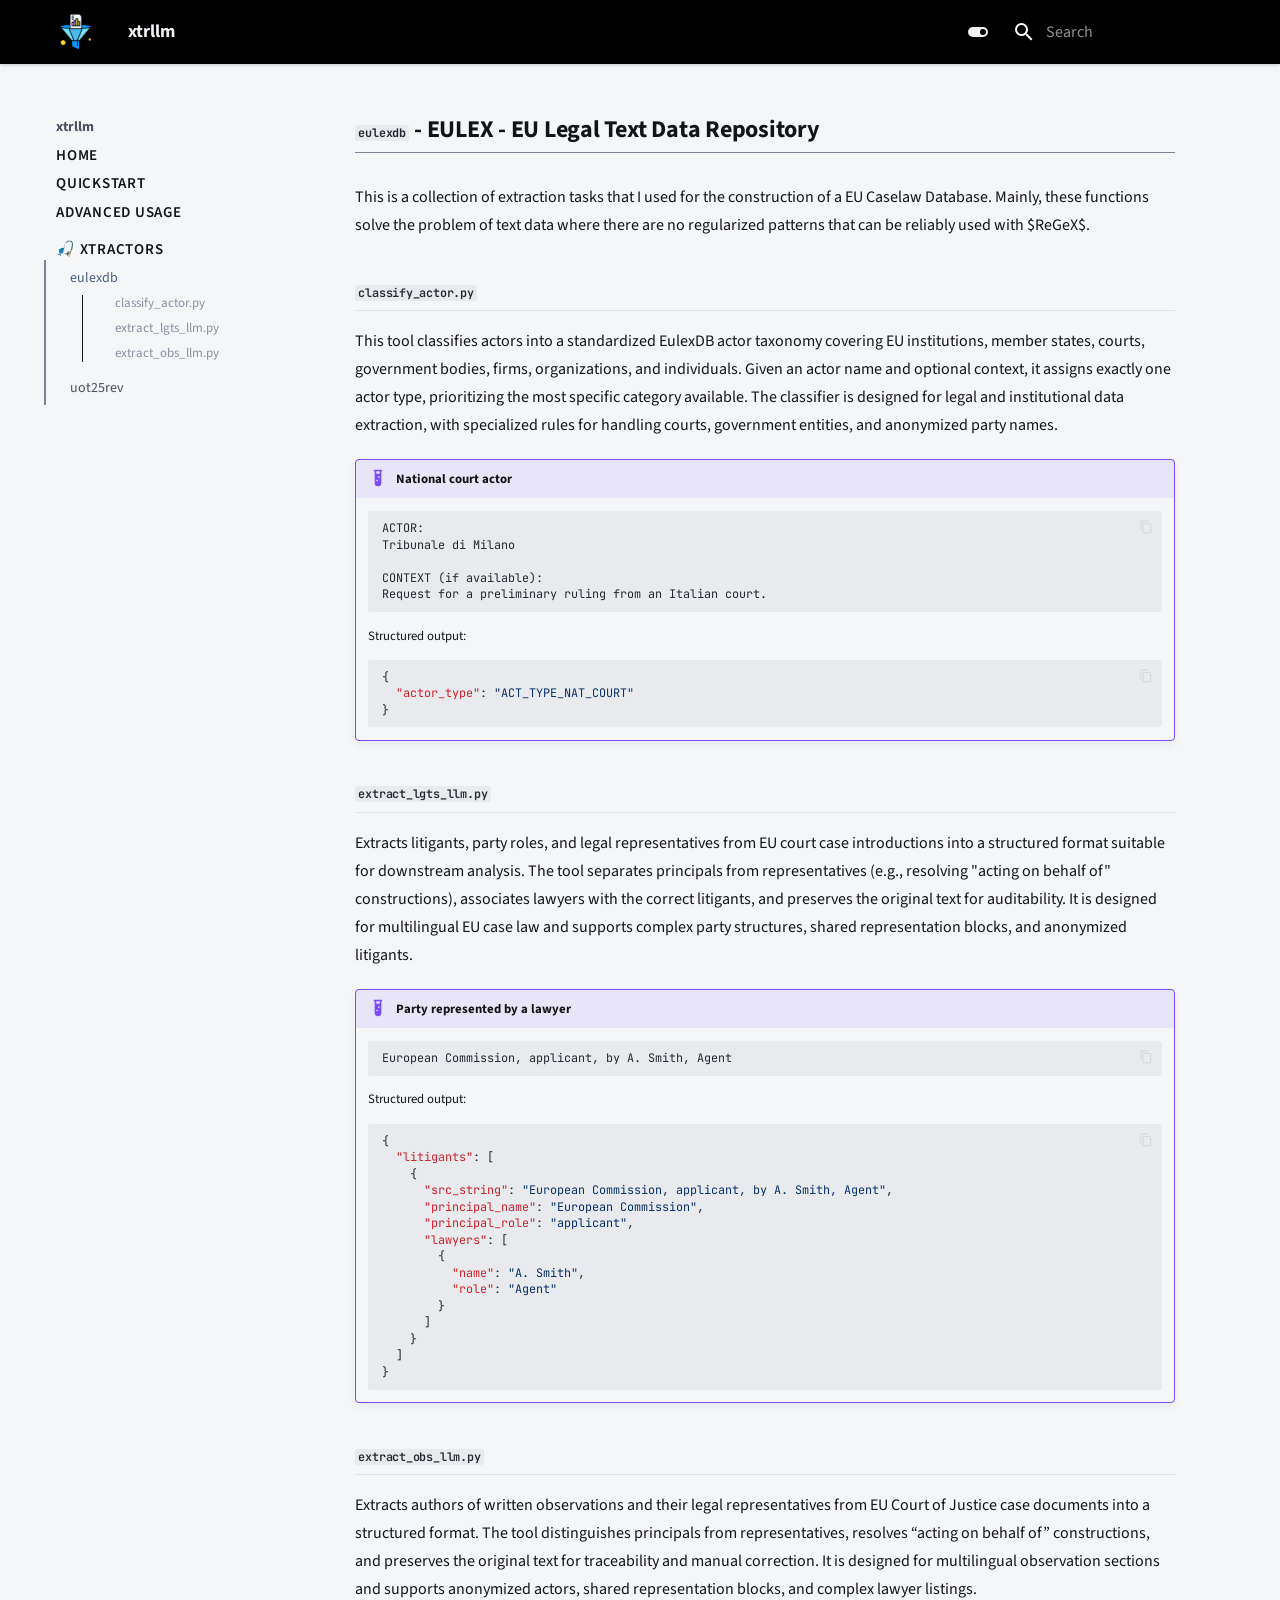
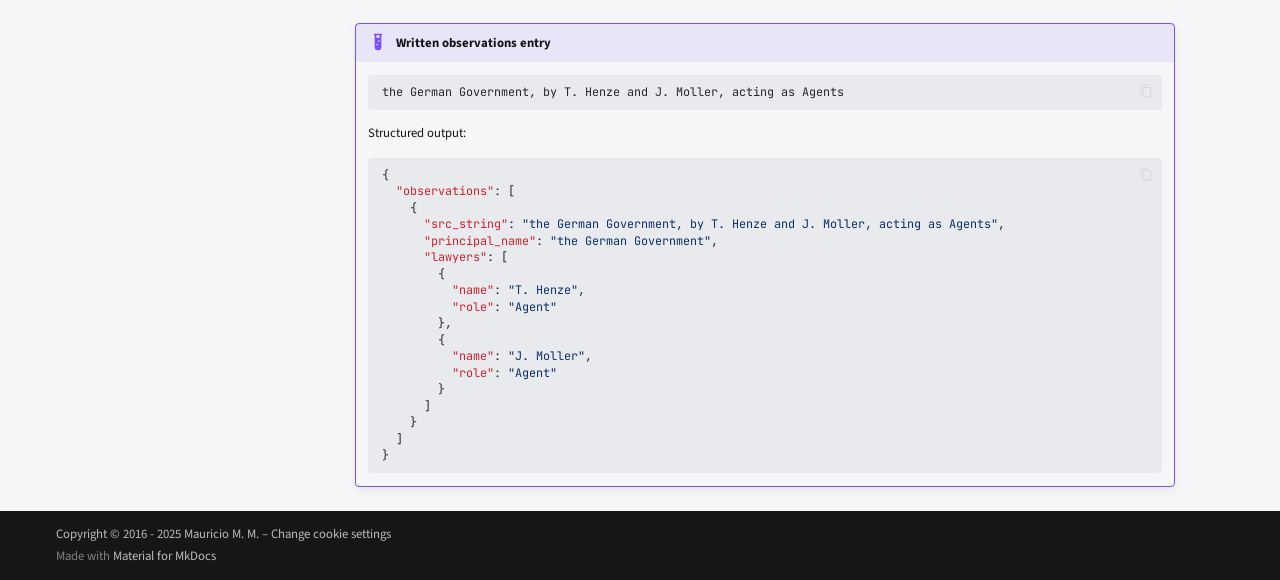
<file: tools/eulexdb/index.html>
<!doctype html>
<html lang="en" class="no-js">
  <head>
    
      <meta charset="utf-8">
      <meta name="viewport" content="width=device-width,initial-scale=1">
      
      
      
      
        <link rel="prev" href="../../advancedusage/">
      
      
        <link rel="next" href="../uot25rev/">
      
      
      <link rel="icon" href="../../assets/logo.ico">
      <meta name="generator" content="mkdocs-1.6.1, mkdocs-material-9.6.23">
    
    
      
        <title>eulexdb - xtrllm</title>
      
    
    
      <link rel="stylesheet" href="../../assets/stylesheets/main.84d31ad4.min.css">
      
        
        <link rel="stylesheet" href="../../assets/stylesheets/palette.06af60db.min.css">
      
      


    
    
      
    
    
      
        
        
        <link rel="preconnect" href="https://fonts.gstatic.com" crossorigin>
        <link rel="stylesheet" href="https://fonts.googleapis.com/css?family=Source+Sans+Pro:300,300i,400,400i,700,700i%7CJetBrains+Mono:400,400i,700,700i&display=fallback">
        <style>:root{--md-text-font:"Source Sans Pro";--md-code-font:"JetBrains Mono"}</style>
      
    
    
      <link rel="stylesheet" href="../../stylesheets/overrides.css">
    
      <link rel="stylesheet" href="../../stylesheets/extra.css">
    
    <script>__md_scope=new URL("../..",location),__md_hash=e=>[...e].reduce(((e,_)=>(e<<5)-e+_.charCodeAt(0)),0),__md_get=(e,_=localStorage,t=__md_scope)=>JSON.parse(_.getItem(t.pathname+"."+e)),__md_set=(e,_,t=localStorage,a=__md_scope)=>{try{t.setItem(a.pathname+"."+e,JSON.stringify(_))}catch(e){}}</script>
    
      

    
    
    
  </head>
  
  
    
    
      
    
    
    
    
    <body dir="ltr" data-md-color-scheme="default" data-md-color-primary="custom" data-md-color-accent="custom">
  
    
    <input class="md-toggle" data-md-toggle="drawer" type="checkbox" id="__drawer" autocomplete="off">
    <input class="md-toggle" data-md-toggle="search" type="checkbox" id="__search" autocomplete="off">
    <label class="md-overlay" for="__drawer"></label>
    <div data-md-component="skip">
      
        
        <a href="#eulexdb-eulex-eu-legal-text-data-repository" class="md-skip">
          Skip to content
        </a>
      
    </div>
    <div data-md-component="announce">
      
    </div>
    
    
      

  

<header class="md-header md-header--shadow" data-md-component="header">
  <nav class="md-header__inner md-grid" aria-label="Header">
    <a href="../.." title="xtrllm" class="md-header__button md-logo" aria-label="xtrllm" data-md-component="logo">
      
  <img src="../../assets/logo.png" alt="logo">

    </a>
    <label class="md-header__button md-icon" for="__drawer">
      
      <svg xmlns="http://www.w3.org/2000/svg" viewBox="0 0 24 24"><path d="M3 6h18v2H3zm0 5h18v2H3zm0 5h18v2H3z"/></svg>
    </label>
    <div class="md-header__title" data-md-component="header-title">
      <div class="md-header__ellipsis">
        <div class="md-header__topic">
          <span class="md-ellipsis">
            xtrllm
          </span>
        </div>
        <div class="md-header__topic" data-md-component="header-topic">
          <span class="md-ellipsis">
            
              eulexdb
            
          </span>
        </div>
      </div>
    </div>
    
      
        <form class="md-header__option" data-md-component="palette">
  
    
    
    
    <input class="md-option" data-md-color-media="" data-md-color-scheme="default" data-md-color-primary="custom" data-md-color-accent="custom"  aria-label="Switch to dark mode"  type="radio" name="__palette" id="__palette_0">
    
      <label class="md-header__button md-icon" title="Switch to dark mode" for="__palette_1" hidden>
        <svg xmlns="http://www.w3.org/2000/svg" viewBox="0 0 24 24"><path d="M17 7H7a5 5 0 0 0-5 5 5 5 0 0 0 5 5h10a5 5 0 0 0 5-5 5 5 0 0 0-5-5m0 8a3 3 0 0 1-3-3 3 3 0 0 1 3-3 3 3 0 0 1 3 3 3 3 0 0 1-3 3"/></svg>
      </label>
    
  
    
    
    
    <input class="md-option" data-md-color-media="" data-md-color-scheme="slate" data-md-color-primary="custom" data-md-color-accent="custom"  aria-label="Switch to light mode"  type="radio" name="__palette" id="__palette_1">
    
      <label class="md-header__button md-icon" title="Switch to light mode" for="__palette_0" hidden>
        <svg xmlns="http://www.w3.org/2000/svg" viewBox="0 0 24 24"><path d="M17 6H7c-3.31 0-6 2.69-6 6s2.69 6 6 6h10c3.31 0 6-2.69 6-6s-2.69-6-6-6m0 10H7c-2.21 0-4-1.79-4-4s1.79-4 4-4h10c2.21 0 4 1.79 4 4s-1.79 4-4 4M7 9c-1.66 0-3 1.34-3 3s1.34 3 3 3 3-1.34 3-3-1.34-3-3-3"/></svg>
      </label>
    
  
</form>
      
    
    
      <script>var palette=__md_get("__palette");if(palette&&palette.color){if("(prefers-color-scheme)"===palette.color.media){var media=matchMedia("(prefers-color-scheme: light)"),input=document.querySelector(media.matches?"[data-md-color-media='(prefers-color-scheme: light)']":"[data-md-color-media='(prefers-color-scheme: dark)']");palette.color.media=input.getAttribute("data-md-color-media"),palette.color.scheme=input.getAttribute("data-md-color-scheme"),palette.color.primary=input.getAttribute("data-md-color-primary"),palette.color.accent=input.getAttribute("data-md-color-accent")}for(var[key,value]of Object.entries(palette.color))document.body.setAttribute("data-md-color-"+key,value)}</script>
    
    
    
      
      
        <label class="md-header__button md-icon" for="__search">
          
          <svg xmlns="http://www.w3.org/2000/svg" viewBox="0 0 24 24"><path d="M9.5 3A6.5 6.5 0 0 1 16 9.5c0 1.61-.59 3.09-1.56 4.23l.27.27h.79l5 5-1.5 1.5-5-5v-.79l-.27-.27A6.52 6.52 0 0 1 9.5 16 6.5 6.5 0 0 1 3 9.5 6.5 6.5 0 0 1 9.5 3m0 2C7 5 5 7 5 9.5S7 14 9.5 14 14 12 14 9.5 12 5 9.5 5"/></svg>
        </label>
        <div class="md-search" data-md-component="search" role="dialog">
  <label class="md-search__overlay" for="__search"></label>
  <div class="md-search__inner" role="search">
    <form class="md-search__form" name="search">
      <input type="text" class="md-search__input" name="query" aria-label="Search" placeholder="Search" autocapitalize="off" autocorrect="off" autocomplete="off" spellcheck="false" data-md-component="search-query" required>
      <label class="md-search__icon md-icon" for="__search">
        
        <svg xmlns="http://www.w3.org/2000/svg" viewBox="0 0 24 24"><path d="M9.5 3A6.5 6.5 0 0 1 16 9.5c0 1.61-.59 3.09-1.56 4.23l.27.27h.79l5 5-1.5 1.5-5-5v-.79l-.27-.27A6.52 6.52 0 0 1 9.5 16 6.5 6.5 0 0 1 3 9.5 6.5 6.5 0 0 1 9.5 3m0 2C7 5 5 7 5 9.5S7 14 9.5 14 14 12 14 9.5 12 5 9.5 5"/></svg>
        
        <svg xmlns="http://www.w3.org/2000/svg" viewBox="0 0 24 24"><path d="M20 11v2H8l5.5 5.5-1.42 1.42L4.16 12l7.92-7.92L13.5 5.5 8 11z"/></svg>
      </label>
      <nav class="md-search__options" aria-label="Search">
        
        <button type="reset" class="md-search__icon md-icon" title="Clear" aria-label="Clear" tabindex="-1">
          
          <svg xmlns="http://www.w3.org/2000/svg" viewBox="0 0 24 24"><path d="M19 6.41 17.59 5 12 10.59 6.41 5 5 6.41 10.59 12 5 17.59 6.41 19 12 13.41 17.59 19 19 17.59 13.41 12z"/></svg>
        </button>
      </nav>
      
        <div class="md-search__suggest" data-md-component="search-suggest"></div>
      
    </form>
    <div class="md-search__output">
      <div class="md-search__scrollwrap" tabindex="0" data-md-scrollfix>
        <div class="md-search-result" data-md-component="search-result">
          <div class="md-search-result__meta">
            Initializing search
          </div>
          <ol class="md-search-result__list" role="presentation"></ol>
        </div>
      </div>
    </div>
  </div>
</div>
      
    
    
  </nav>
  
</header>
    
    <div class="md-container" data-md-component="container">
      
      
        
          
        
      
      <main class="md-main" data-md-component="main">
        <div class="md-main__inner md-grid">
          
            
              
              <div class="md-sidebar md-sidebar--primary" data-md-component="sidebar" data-md-type="navigation" >
                <div class="md-sidebar__scrollwrap">
                  <div class="md-sidebar__inner">
                    



  

<nav class="md-nav md-nav--primary md-nav--integrated" aria-label="Navigation" data-md-level="0">
  <label class="md-nav__title" for="__drawer">
    <a href="../.." title="xtrllm" class="md-nav__button md-logo" aria-label="xtrllm" data-md-component="logo">
      
  <img src="../../assets/logo.png" alt="logo">

    </a>
    xtrllm
  </label>
  
  <ul class="md-nav__list" data-md-scrollfix>
    
      
      
  
  
  
  
    <li class="md-nav__item">
      <a href="../.." class="md-nav__link">
        
  
  
  <span class="md-ellipsis">
    Home
    
  </span>
  

      </a>
    </li>
  

    
      
      
  
  
  
  
    <li class="md-nav__item">
      <a href="../../quickstart/" class="md-nav__link">
        
  
  
  <span class="md-ellipsis">
    Quickstart
    
  </span>
  

      </a>
    </li>
  

    
      
      
  
  
  
  
    <li class="md-nav__item">
      <a href="../../advancedusage/" class="md-nav__link">
        
  
  
  <span class="md-ellipsis">
    Advanced Usage
    
  </span>
  

      </a>
    </li>
  

    
      
      
  
  
    
  
  
  
    
    
      
        
      
        
      
    
    
    
      
        
        
      
    
    
    <li class="md-nav__item md-nav__item--active md-nav__item--section md-nav__item--nested">
      
        
        
        <input class="md-nav__toggle md-toggle " type="checkbox" id="__nav_4" checked>
        
          
          <label class="md-nav__link" for="__nav_4" id="__nav_4_label" tabindex="">
            
  
  
  <span class="md-ellipsis">
    🎣 Xtractors
    
  </span>
  

            <span class="md-nav__icon md-icon"></span>
          </label>
        
        <nav class="md-nav" data-md-level="1" aria-labelledby="__nav_4_label" aria-expanded="true">
          <label class="md-nav__title" for="__nav_4">
            <span class="md-nav__icon md-icon"></span>
            🎣 Xtractors
          </label>
          <ul class="md-nav__list" data-md-scrollfix>
            
              
                
  
  
    
  
  
  
    <li class="md-nav__item md-nav__item--active">
      
      <input class="md-nav__toggle md-toggle" type="checkbox" id="__toc">
      
      
        
      
      
        <label class="md-nav__link md-nav__link--active" for="__toc">
          
  
  
  <span class="md-ellipsis">
    eulexdb
    
  </span>
  

          <span class="md-nav__icon md-icon"></span>
        </label>
      
      <a href="./" class="md-nav__link md-nav__link--active">
        
  
  
  <span class="md-ellipsis">
    eulexdb
    
  </span>
  

      </a>
      
        

<nav class="md-nav md-nav--secondary" aria-label="Table of contents">
  
  
  
    
  
  
    <label class="md-nav__title" for="__toc">
      <span class="md-nav__icon md-icon"></span>
      Table of contents
    </label>
    <ul class="md-nav__list" data-md-component="toc" data-md-scrollfix>
      
        <li class="md-nav__item">
  <a href="#classify_actorpy" class="md-nav__link">
    <span class="md-ellipsis">
      classify_actor.py
    </span>
  </a>
  
</li>
      
        <li class="md-nav__item">
  <a href="#extract_lgts_llmpy" class="md-nav__link">
    <span class="md-ellipsis">
      extract_lgts_llm.py
    </span>
  </a>
  
</li>
      
        <li class="md-nav__item">
  <a href="#extract_obs_llmpy" class="md-nav__link">
    <span class="md-ellipsis">
      extract_obs_llm.py
    </span>
  </a>
  
</li>
      
    </ul>
  
</nav>
      
    </li>
  

              
            
              
                
  
  
  
  
    <li class="md-nav__item">
      <a href="../uot25rev/" class="md-nav__link">
        
  
  
  <span class="md-ellipsis">
    uot25rev
    
  </span>
  

      </a>
    </li>
  

              
            
          </ul>
        </nav>
      
    </li>
  

    
  </ul>
</nav>
                  </div>
                </div>
              </div>
            
            
          
          
            <div class="md-content" data-md-component="content">
              <article class="md-content__inner md-typeset">
                
                  



<h1 id="eulexdb-eulex-eu-legal-text-data-repository"><code>eulexdb</code> - EULEX - EU Legal Text Data Repository</h1>
<p>This is a collection of extraction tasks that I used for the construction of a EU Caselaw Database. Mainly, these functions solve the problem of text data where there are no regularized patterns that can be reliably used with $ReGeX$.</p>
<h2 id="classify_actorpy"><code>classify_actor.py</code></h2>
<p>This tool classifies actors into a standardized EulexDB actor taxonomy covering EU institutions, member states, courts, government bodies, firms, organizations, and individuals. Given an actor name and optional context, it assigns exactly one actor type, prioritizing the most specific category available. The classifier is designed for legal and institutional data extraction, with specialized rules for handling courts, government entities, and anonymized party names.</p>
<div class="admonition example">
<p class="admonition-title">National court actor</p>
<div class="language-text highlight"><pre><span></span><code><span id="__span-0-1"><a id="__codelineno-0-1" name="__codelineno-0-1" href="#__codelineno-0-1"></a>ACTOR:
</span><span id="__span-0-2"><a id="__codelineno-0-2" name="__codelineno-0-2" href="#__codelineno-0-2"></a>Tribunale di Milano
</span><span id="__span-0-3"><a id="__codelineno-0-3" name="__codelineno-0-3" href="#__codelineno-0-3"></a>
</span><span id="__span-0-4"><a id="__codelineno-0-4" name="__codelineno-0-4" href="#__codelineno-0-4"></a>CONTEXT (if available):
</span><span id="__span-0-5"><a id="__codelineno-0-5" name="__codelineno-0-5" href="#__codelineno-0-5"></a>Request for a preliminary ruling from an Italian court.
</span></code></pre></div>
<p>Structured output:</p>
<div class="language-json highlight"><pre><span></span><code><span id="__span-1-1"><a id="__codelineno-1-1" name="__codelineno-1-1" href="#__codelineno-1-1"></a><span class="p">{</span>
</span><span id="__span-1-2"><a id="__codelineno-1-2" name="__codelineno-1-2" href="#__codelineno-1-2"></a><span class="w">  </span><span class="nt">&quot;actor_type&quot;</span><span class="p">:</span><span class="w"> </span><span class="s2">&quot;ACT_TYPE_NAT_COURT&quot;</span>
</span><span id="__span-1-3"><a id="__codelineno-1-3" name="__codelineno-1-3" href="#__codelineno-1-3"></a><span class="p">}</span>
</span></code></pre></div>
</div>
<h2 id="extract_lgts_llmpy"><code>extract_lgts_llm.py</code></h2>
<p>Extracts litigants, party roles, and legal representatives from EU court case introductions into a structured format suitable for downstream analysis. The tool separates principals from representatives (e.g., resolving "acting on behalf of" constructions), associates lawyers with the correct litigants, and preserves the original text for auditability. It is designed for multilingual EU case law and supports complex party structures, shared representation blocks, and anonymized litigants.</p>
<div class="admonition example">
<p class="admonition-title">Party represented by a lawyer</p>
<div class="language-text highlight"><pre><span></span><code><span id="__span-2-1"><a id="__codelineno-2-1" name="__codelineno-2-1" href="#__codelineno-2-1"></a>European Commission, applicant, by A. Smith, Agent
</span></code></pre></div>
<p>Structured output:</p>
<div class="language-json highlight"><pre><span></span><code><span id="__span-3-1"><a id="__codelineno-3-1" name="__codelineno-3-1" href="#__codelineno-3-1"></a><span class="p">{</span>
</span><span id="__span-3-2"><a id="__codelineno-3-2" name="__codelineno-3-2" href="#__codelineno-3-2"></a><span class="w">  </span><span class="nt">&quot;litigants&quot;</span><span class="p">:</span><span class="w"> </span><span class="p">[</span>
</span><span id="__span-3-3"><a id="__codelineno-3-3" name="__codelineno-3-3" href="#__codelineno-3-3"></a><span class="w">    </span><span class="p">{</span>
</span><span id="__span-3-4"><a id="__codelineno-3-4" name="__codelineno-3-4" href="#__codelineno-3-4"></a><span class="w">      </span><span class="nt">&quot;src_string&quot;</span><span class="p">:</span><span class="w"> </span><span class="s2">&quot;European Commission, applicant, by A. Smith, Agent&quot;</span><span class="p">,</span>
</span><span id="__span-3-5"><a id="__codelineno-3-5" name="__codelineno-3-5" href="#__codelineno-3-5"></a><span class="w">      </span><span class="nt">&quot;principal_name&quot;</span><span class="p">:</span><span class="w"> </span><span class="s2">&quot;European Commission&quot;</span><span class="p">,</span>
</span><span id="__span-3-6"><a id="__codelineno-3-6" name="__codelineno-3-6" href="#__codelineno-3-6"></a><span class="w">      </span><span class="nt">&quot;principal_role&quot;</span><span class="p">:</span><span class="w"> </span><span class="s2">&quot;applicant&quot;</span><span class="p">,</span>
</span><span id="__span-3-7"><a id="__codelineno-3-7" name="__codelineno-3-7" href="#__codelineno-3-7"></a><span class="w">      </span><span class="nt">&quot;lawyers&quot;</span><span class="p">:</span><span class="w"> </span><span class="p">[</span>
</span><span id="__span-3-8"><a id="__codelineno-3-8" name="__codelineno-3-8" href="#__codelineno-3-8"></a><span class="w">        </span><span class="p">{</span>
</span><span id="__span-3-9"><a id="__codelineno-3-9" name="__codelineno-3-9" href="#__codelineno-3-9"></a><span class="w">          </span><span class="nt">&quot;name&quot;</span><span class="p">:</span><span class="w"> </span><span class="s2">&quot;A. Smith&quot;</span><span class="p">,</span>
</span><span id="__span-3-10"><a id="__codelineno-3-10" name="__codelineno-3-10" href="#__codelineno-3-10"></a><span class="w">          </span><span class="nt">&quot;role&quot;</span><span class="p">:</span><span class="w"> </span><span class="s2">&quot;Agent&quot;</span>
</span><span id="__span-3-11"><a id="__codelineno-3-11" name="__codelineno-3-11" href="#__codelineno-3-11"></a><span class="w">        </span><span class="p">}</span>
</span><span id="__span-3-12"><a id="__codelineno-3-12" name="__codelineno-3-12" href="#__codelineno-3-12"></a><span class="w">      </span><span class="p">]</span>
</span><span id="__span-3-13"><a id="__codelineno-3-13" name="__codelineno-3-13" href="#__codelineno-3-13"></a><span class="w">    </span><span class="p">}</span>
</span><span id="__span-3-14"><a id="__codelineno-3-14" name="__codelineno-3-14" href="#__codelineno-3-14"></a><span class="w">  </span><span class="p">]</span>
</span><span id="__span-3-15"><a id="__codelineno-3-15" name="__codelineno-3-15" href="#__codelineno-3-15"></a><span class="p">}</span>
</span></code></pre></div>
</div>
<h2 id="extract_obs_llmpy"><code>extract_obs_llm.py</code></h2>
<p>Extracts authors of written observations and their legal representatives from EU Court of Justice case documents into a structured format. The tool distinguishes principals from representatives, resolves “acting on behalf of” constructions, and preserves the original text for traceability and manual correction. It is designed for multilingual observation sections and supports anonymized actors, shared representation blocks, and complex lawyer listings.</p>
<div class="admonition example">
<p class="admonition-title">Written observations entry</p>
<div class="language-text highlight"><pre><span></span><code><span id="__span-4-1"><a id="__codelineno-4-1" name="__codelineno-4-1" href="#__codelineno-4-1"></a>the German Government, by T. Henze and J. Moller, acting as Agents
</span></code></pre></div>
<p>Structured output:</p>
<div class="language-json highlight"><pre><span></span><code><span id="__span-5-1"><a id="__codelineno-5-1" name="__codelineno-5-1" href="#__codelineno-5-1"></a><span class="p">{</span>
</span><span id="__span-5-2"><a id="__codelineno-5-2" name="__codelineno-5-2" href="#__codelineno-5-2"></a><span class="w">  </span><span class="nt">&quot;observations&quot;</span><span class="p">:</span><span class="w"> </span><span class="p">[</span>
</span><span id="__span-5-3"><a id="__codelineno-5-3" name="__codelineno-5-3" href="#__codelineno-5-3"></a><span class="w">    </span><span class="p">{</span>
</span><span id="__span-5-4"><a id="__codelineno-5-4" name="__codelineno-5-4" href="#__codelineno-5-4"></a><span class="w">      </span><span class="nt">&quot;src_string&quot;</span><span class="p">:</span><span class="w"> </span><span class="s2">&quot;the German Government, by T. Henze and J. Moller, acting as Agents&quot;</span><span class="p">,</span>
</span><span id="__span-5-5"><a id="__codelineno-5-5" name="__codelineno-5-5" href="#__codelineno-5-5"></a><span class="w">      </span><span class="nt">&quot;principal_name&quot;</span><span class="p">:</span><span class="w"> </span><span class="s2">&quot;the German Government&quot;</span><span class="p">,</span>
</span><span id="__span-5-6"><a id="__codelineno-5-6" name="__codelineno-5-6" href="#__codelineno-5-6"></a><span class="w">      </span><span class="nt">&quot;lawyers&quot;</span><span class="p">:</span><span class="w"> </span><span class="p">[</span>
</span><span id="__span-5-7"><a id="__codelineno-5-7" name="__codelineno-5-7" href="#__codelineno-5-7"></a><span class="w">        </span><span class="p">{</span>
</span><span id="__span-5-8"><a id="__codelineno-5-8" name="__codelineno-5-8" href="#__codelineno-5-8"></a><span class="w">          </span><span class="nt">&quot;name&quot;</span><span class="p">:</span><span class="w"> </span><span class="s2">&quot;T. Henze&quot;</span><span class="p">,</span>
</span><span id="__span-5-9"><a id="__codelineno-5-9" name="__codelineno-5-9" href="#__codelineno-5-9"></a><span class="w">          </span><span class="nt">&quot;role&quot;</span><span class="p">:</span><span class="w"> </span><span class="s2">&quot;Agent&quot;</span>
</span><span id="__span-5-10"><a id="__codelineno-5-10" name="__codelineno-5-10" href="#__codelineno-5-10"></a><span class="w">        </span><span class="p">},</span>
</span><span id="__span-5-11"><a id="__codelineno-5-11" name="__codelineno-5-11" href="#__codelineno-5-11"></a><span class="w">        </span><span class="p">{</span>
</span><span id="__span-5-12"><a id="__codelineno-5-12" name="__codelineno-5-12" href="#__codelineno-5-12"></a><span class="w">          </span><span class="nt">&quot;name&quot;</span><span class="p">:</span><span class="w"> </span><span class="s2">&quot;J. Moller&quot;</span><span class="p">,</span>
</span><span id="__span-5-13"><a id="__codelineno-5-13" name="__codelineno-5-13" href="#__codelineno-5-13"></a><span class="w">          </span><span class="nt">&quot;role&quot;</span><span class="p">:</span><span class="w"> </span><span class="s2">&quot;Agent&quot;</span>
</span><span id="__span-5-14"><a id="__codelineno-5-14" name="__codelineno-5-14" href="#__codelineno-5-14"></a><span class="w">        </span><span class="p">}</span>
</span><span id="__span-5-15"><a id="__codelineno-5-15" name="__codelineno-5-15" href="#__codelineno-5-15"></a><span class="w">      </span><span class="p">]</span>
</span><span id="__span-5-16"><a id="__codelineno-5-16" name="__codelineno-5-16" href="#__codelineno-5-16"></a><span class="w">    </span><span class="p">}</span>
</span><span id="__span-5-17"><a id="__codelineno-5-17" name="__codelineno-5-17" href="#__codelineno-5-17"></a><span class="w">  </span><span class="p">]</span>
</span><span id="__span-5-18"><a id="__codelineno-5-18" name="__codelineno-5-18" href="#__codelineno-5-18"></a><span class="p">}</span>
</span></code></pre></div>
</div>












                
              </article>
            </div>
          
          
<script>var target=document.getElementById(location.hash.slice(1));target&&target.name&&(target.checked=target.name.startsWith("__tabbed_"))</script>
        </div>
        
      </main>
      
        <footer class="md-footer">
  
  <div class="md-footer-meta md-typeset">
    <div class="md-footer-meta__inner md-grid">
      <div class="md-copyright">
  
    <div class="md-copyright__highlight">
      Copyright &copy; 2016 - 2025 Mauricio M. M. – <a href="#__consent">Change cookie settings</a>

    </div>
  
  
    Made with
    <a href="https://squidfunk.github.io/mkdocs-material/" target="_blank" rel="noopener">
      Material for MkDocs
    </a>
  
</div>
      
    </div>
  </div>
</footer>
      
    </div>
    <div class="md-dialog" data-md-component="dialog">
      <div class="md-dialog__inner md-typeset"></div>
    </div>
    
    
    
      
      <script id="__config" type="application/json">{"base": "../..", "features": ["content.code.copy", "navigation.instant", "navigation.sections", "navigation.expand", "navigation.left", "navigation.indexes", "toc.integrate", "search.suggest", "search.highlight"], "search": "../../assets/javascripts/workers/search.973d3a69.min.js", "tags": null, "translations": {"clipboard.copied": "Copied to clipboard", "clipboard.copy": "Copy to clipboard", "search.result.more.one": "1 more on this page", "search.result.more.other": "# more on this page", "search.result.none": "No matching documents", "search.result.one": "1 matching document", "search.result.other": "# matching documents", "search.result.placeholder": "Type to start searching", "search.result.term.missing": "Missing", "select.version": "Select version"}, "version": null}</script>
    
    
      <script src="../../assets/javascripts/bundle.f55a23d4.min.js"></script>
      
    
  </body>
</html>
</file>
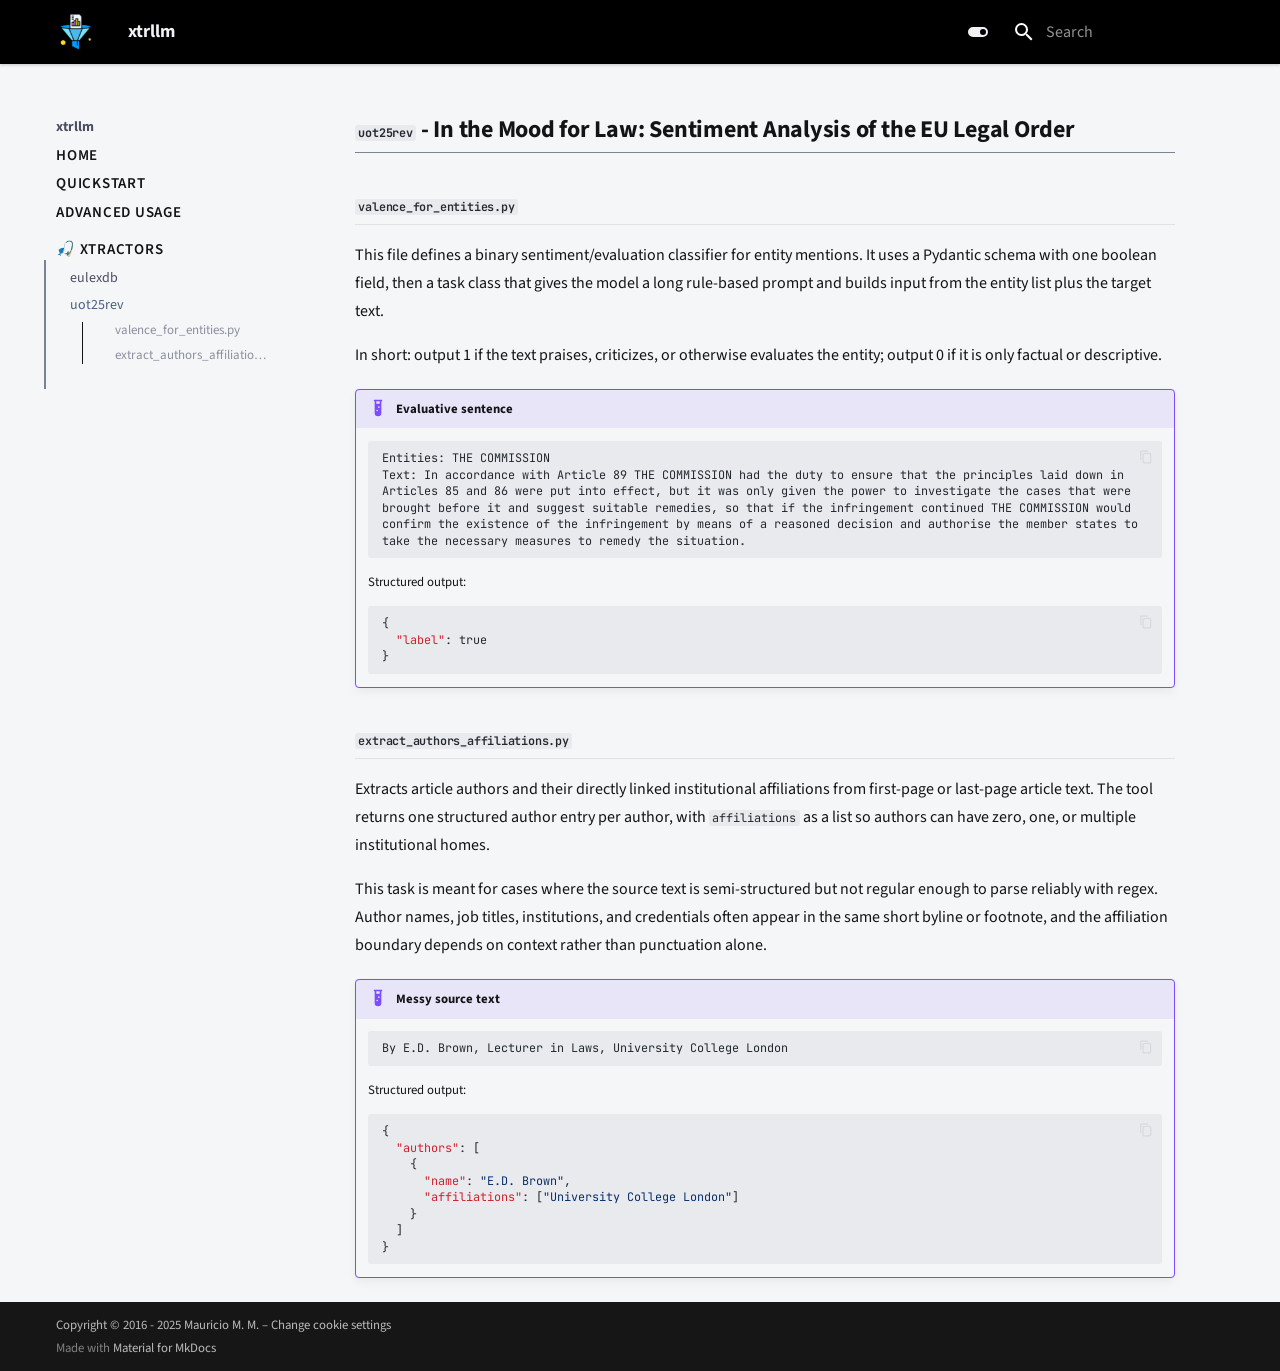
<file: tools/uot25rev/index.html>
<!doctype html>
<html lang="en" class="no-js">
  <head>
    
      <meta charset="utf-8">
      <meta name="viewport" content="width=device-width,initial-scale=1">
      
      
      
      
        <link rel="prev" href="../eulexdb/">
      
      
      
      <link rel="icon" href="../../assets/logo.ico">
      <meta name="generator" content="mkdocs-1.6.1, mkdocs-material-9.6.23">
    
    
      
        <title>uot25rev - xtrllm</title>
      
    
    
      <link rel="stylesheet" href="../../assets/stylesheets/main.84d31ad4.min.css">
      
        
        <link rel="stylesheet" href="../../assets/stylesheets/palette.06af60db.min.css">
      
      


    
    
      
    
    
      
        
        
        <link rel="preconnect" href="https://fonts.gstatic.com" crossorigin>
        <link rel="stylesheet" href="https://fonts.googleapis.com/css?family=Source+Sans+Pro:300,300i,400,400i,700,700i%7CJetBrains+Mono:400,400i,700,700i&display=fallback">
        <style>:root{--md-text-font:"Source Sans Pro";--md-code-font:"JetBrains Mono"}</style>
      
    
    
      <link rel="stylesheet" href="../../stylesheets/overrides.css">
    
      <link rel="stylesheet" href="../../stylesheets/extra.css">
    
    <script>__md_scope=new URL("../..",location),__md_hash=e=>[...e].reduce(((e,_)=>(e<<5)-e+_.charCodeAt(0)),0),__md_get=(e,_=localStorage,t=__md_scope)=>JSON.parse(_.getItem(t.pathname+"."+e)),__md_set=(e,_,t=localStorage,a=__md_scope)=>{try{t.setItem(a.pathname+"."+e,JSON.stringify(_))}catch(e){}}</script>
    
      

    
    
    
  </head>
  
  
    
    
      
    
    
    
    
    <body dir="ltr" data-md-color-scheme="default" data-md-color-primary="custom" data-md-color-accent="custom">
  
    
    <input class="md-toggle" data-md-toggle="drawer" type="checkbox" id="__drawer" autocomplete="off">
    <input class="md-toggle" data-md-toggle="search" type="checkbox" id="__search" autocomplete="off">
    <label class="md-overlay" for="__drawer"></label>
    <div data-md-component="skip">
      
        
        <a href="#uot25rev-in-the-mood-for-law-sentiment-analysis-of-the-eu-legal-order" class="md-skip">
          Skip to content
        </a>
      
    </div>
    <div data-md-component="announce">
      
    </div>
    
    
      

  

<header class="md-header md-header--shadow" data-md-component="header">
  <nav class="md-header__inner md-grid" aria-label="Header">
    <a href="../.." title="xtrllm" class="md-header__button md-logo" aria-label="xtrllm" data-md-component="logo">
      
  <img src="../../assets/logo.png" alt="logo">

    </a>
    <label class="md-header__button md-icon" for="__drawer">
      
      <svg xmlns="http://www.w3.org/2000/svg" viewBox="0 0 24 24"><path d="M3 6h18v2H3zm0 5h18v2H3zm0 5h18v2H3z"/></svg>
    </label>
    <div class="md-header__title" data-md-component="header-title">
      <div class="md-header__ellipsis">
        <div class="md-header__topic">
          <span class="md-ellipsis">
            xtrllm
          </span>
        </div>
        <div class="md-header__topic" data-md-component="header-topic">
          <span class="md-ellipsis">
            
              uot25rev
            
          </span>
        </div>
      </div>
    </div>
    
      
        <form class="md-header__option" data-md-component="palette">
  
    
    
    
    <input class="md-option" data-md-color-media="" data-md-color-scheme="default" data-md-color-primary="custom" data-md-color-accent="custom"  aria-label="Switch to dark mode"  type="radio" name="__palette" id="__palette_0">
    
      <label class="md-header__button md-icon" title="Switch to dark mode" for="__palette_1" hidden>
        <svg xmlns="http://www.w3.org/2000/svg" viewBox="0 0 24 24"><path d="M17 7H7a5 5 0 0 0-5 5 5 5 0 0 0 5 5h10a5 5 0 0 0 5-5 5 5 0 0 0-5-5m0 8a3 3 0 0 1-3-3 3 3 0 0 1 3-3 3 3 0 0 1 3 3 3 3 0 0 1-3 3"/></svg>
      </label>
    
  
    
    
    
    <input class="md-option" data-md-color-media="" data-md-color-scheme="slate" data-md-color-primary="custom" data-md-color-accent="custom"  aria-label="Switch to light mode"  type="radio" name="__palette" id="__palette_1">
    
      <label class="md-header__button md-icon" title="Switch to light mode" for="__palette_0" hidden>
        <svg xmlns="http://www.w3.org/2000/svg" viewBox="0 0 24 24"><path d="M17 6H7c-3.31 0-6 2.69-6 6s2.69 6 6 6h10c3.31 0 6-2.69 6-6s-2.69-6-6-6m0 10H7c-2.21 0-4-1.79-4-4s1.79-4 4-4h10c2.21 0 4 1.79 4 4s-1.79 4-4 4M7 9c-1.66 0-3 1.34-3 3s1.34 3 3 3 3-1.34 3-3-1.34-3-3-3"/></svg>
      </label>
    
  
</form>
      
    
    
      <script>var palette=__md_get("__palette");if(palette&&palette.color){if("(prefers-color-scheme)"===palette.color.media){var media=matchMedia("(prefers-color-scheme: light)"),input=document.querySelector(media.matches?"[data-md-color-media='(prefers-color-scheme: light)']":"[data-md-color-media='(prefers-color-scheme: dark)']");palette.color.media=input.getAttribute("data-md-color-media"),palette.color.scheme=input.getAttribute("data-md-color-scheme"),palette.color.primary=input.getAttribute("data-md-color-primary"),palette.color.accent=input.getAttribute("data-md-color-accent")}for(var[key,value]of Object.entries(palette.color))document.body.setAttribute("data-md-color-"+key,value)}</script>
    
    
    
      
      
        <label class="md-header__button md-icon" for="__search">
          
          <svg xmlns="http://www.w3.org/2000/svg" viewBox="0 0 24 24"><path d="M9.5 3A6.5 6.5 0 0 1 16 9.5c0 1.61-.59 3.09-1.56 4.23l.27.27h.79l5 5-1.5 1.5-5-5v-.79l-.27-.27A6.52 6.52 0 0 1 9.5 16 6.5 6.5 0 0 1 3 9.5 6.5 6.5 0 0 1 9.5 3m0 2C7 5 5 7 5 9.5S7 14 9.5 14 14 12 14 9.5 12 5 9.5 5"/></svg>
        </label>
        <div class="md-search" data-md-component="search" role="dialog">
  <label class="md-search__overlay" for="__search"></label>
  <div class="md-search__inner" role="search">
    <form class="md-search__form" name="search">
      <input type="text" class="md-search__input" name="query" aria-label="Search" placeholder="Search" autocapitalize="off" autocorrect="off" autocomplete="off" spellcheck="false" data-md-component="search-query" required>
      <label class="md-search__icon md-icon" for="__search">
        
        <svg xmlns="http://www.w3.org/2000/svg" viewBox="0 0 24 24"><path d="M9.5 3A6.5 6.5 0 0 1 16 9.5c0 1.61-.59 3.09-1.56 4.23l.27.27h.79l5 5-1.5 1.5-5-5v-.79l-.27-.27A6.52 6.52 0 0 1 9.5 16 6.5 6.5 0 0 1 3 9.5 6.5 6.5 0 0 1 9.5 3m0 2C7 5 5 7 5 9.5S7 14 9.5 14 14 12 14 9.5 12 5 9.5 5"/></svg>
        
        <svg xmlns="http://www.w3.org/2000/svg" viewBox="0 0 24 24"><path d="M20 11v2H8l5.5 5.5-1.42 1.42L4.16 12l7.92-7.92L13.5 5.5 8 11z"/></svg>
      </label>
      <nav class="md-search__options" aria-label="Search">
        
        <button type="reset" class="md-search__icon md-icon" title="Clear" aria-label="Clear" tabindex="-1">
          
          <svg xmlns="http://www.w3.org/2000/svg" viewBox="0 0 24 24"><path d="M19 6.41 17.59 5 12 10.59 6.41 5 5 6.41 10.59 12 5 17.59 6.41 19 12 13.41 17.59 19 19 17.59 13.41 12z"/></svg>
        </button>
      </nav>
      
        <div class="md-search__suggest" data-md-component="search-suggest"></div>
      
    </form>
    <div class="md-search__output">
      <div class="md-search__scrollwrap" tabindex="0" data-md-scrollfix>
        <div class="md-search-result" data-md-component="search-result">
          <div class="md-search-result__meta">
            Initializing search
          </div>
          <ol class="md-search-result__list" role="presentation"></ol>
        </div>
      </div>
    </div>
  </div>
</div>
      
    
    
  </nav>
  
</header>
    
    <div class="md-container" data-md-component="container">
      
      
        
          
        
      
      <main class="md-main" data-md-component="main">
        <div class="md-main__inner md-grid">
          
            
              
              <div class="md-sidebar md-sidebar--primary" data-md-component="sidebar" data-md-type="navigation" >
                <div class="md-sidebar__scrollwrap">
                  <div class="md-sidebar__inner">
                    



  

<nav class="md-nav md-nav--primary md-nav--integrated" aria-label="Navigation" data-md-level="0">
  <label class="md-nav__title" for="__drawer">
    <a href="../.." title="xtrllm" class="md-nav__button md-logo" aria-label="xtrllm" data-md-component="logo">
      
  <img src="../../assets/logo.png" alt="logo">

    </a>
    xtrllm
  </label>
  
  <ul class="md-nav__list" data-md-scrollfix>
    
      
      
  
  
  
  
    <li class="md-nav__item">
      <a href="../.." class="md-nav__link">
        
  
  
  <span class="md-ellipsis">
    Home
    
  </span>
  

      </a>
    </li>
  

    
      
      
  
  
  
  
    <li class="md-nav__item">
      <a href="../../quickstart/" class="md-nav__link">
        
  
  
  <span class="md-ellipsis">
    Quickstart
    
  </span>
  

      </a>
    </li>
  

    
      
      
  
  
  
  
    <li class="md-nav__item">
      <a href="../../advancedusage/" class="md-nav__link">
        
  
  
  <span class="md-ellipsis">
    Advanced Usage
    
  </span>
  

      </a>
    </li>
  

    
      
      
  
  
    
  
  
  
    
    
      
        
      
        
      
    
    
    
      
        
        
      
    
    
    <li class="md-nav__item md-nav__item--active md-nav__item--section md-nav__item--nested">
      
        
        
        <input class="md-nav__toggle md-toggle " type="checkbox" id="__nav_4" checked>
        
          
          <label class="md-nav__link" for="__nav_4" id="__nav_4_label" tabindex="">
            
  
  
  <span class="md-ellipsis">
    🎣 Xtractors
    
  </span>
  

            <span class="md-nav__icon md-icon"></span>
          </label>
        
        <nav class="md-nav" data-md-level="1" aria-labelledby="__nav_4_label" aria-expanded="true">
          <label class="md-nav__title" for="__nav_4">
            <span class="md-nav__icon md-icon"></span>
            🎣 Xtractors
          </label>
          <ul class="md-nav__list" data-md-scrollfix>
            
              
                
  
  
  
  
    <li class="md-nav__item">
      <a href="../eulexdb/" class="md-nav__link">
        
  
  
  <span class="md-ellipsis">
    eulexdb
    
  </span>
  

      </a>
    </li>
  

              
            
              
                
  
  
    
  
  
  
    <li class="md-nav__item md-nav__item--active">
      
      <input class="md-nav__toggle md-toggle" type="checkbox" id="__toc">
      
      
        
      
      
        <label class="md-nav__link md-nav__link--active" for="__toc">
          
  
  
  <span class="md-ellipsis">
    uot25rev
    
  </span>
  

          <span class="md-nav__icon md-icon"></span>
        </label>
      
      <a href="./" class="md-nav__link md-nav__link--active">
        
  
  
  <span class="md-ellipsis">
    uot25rev
    
  </span>
  

      </a>
      
        

<nav class="md-nav md-nav--secondary" aria-label="Table of contents">
  
  
  
    
  
  
    <label class="md-nav__title" for="__toc">
      <span class="md-nav__icon md-icon"></span>
      Table of contents
    </label>
    <ul class="md-nav__list" data-md-component="toc" data-md-scrollfix>
      
        <li class="md-nav__item">
  <a href="#valence_for_entitiespy" class="md-nav__link">
    <span class="md-ellipsis">
      valence_for_entities.py
    </span>
  </a>
  
</li>
      
        <li class="md-nav__item">
  <a href="#extract_authors_affiliationspy" class="md-nav__link">
    <span class="md-ellipsis">
      extract_authors_affiliations.py
    </span>
  </a>
  
</li>
      
    </ul>
  
</nav>
      
    </li>
  

              
            
          </ul>
        </nav>
      
    </li>
  

    
  </ul>
</nav>
                  </div>
                </div>
              </div>
            
            
          
          
            <div class="md-content" data-md-component="content">
              <article class="md-content__inner md-typeset">
                
                  



<h1 id="uot25rev-in-the-mood-for-law-sentiment-analysis-of-the-eu-legal-order"><code>uot25rev</code> - In the Mood for Law: Sentiment Analysis of the EU Legal Order</h1>
<h2 id="valence_for_entitiespy"><code>valence_for_entities.py</code></h2>
<p>This file defines a binary sentiment/evaluation classifier for entity mentions. It uses a Pydantic schema with one boolean field, then a task class that gives the model a long rule-based prompt and builds input from the entity list plus the target text.</p>
<p>In short: output 1 if the text praises, criticizes, or otherwise evaluates the entity; output 0 if it is only factual or descriptive.</p>
<div class="admonition example">
<p class="admonition-title">Evaluative sentence</p>
<div class="language-text highlight"><pre><span></span><code><span id="__span-0-1"><a id="__codelineno-0-1" name="__codelineno-0-1" href="#__codelineno-0-1"></a>Entities: THE COMMISSION
</span><span id="__span-0-2"><a id="__codelineno-0-2" name="__codelineno-0-2" href="#__codelineno-0-2"></a>Text: In accordance with Article 89 THE COMMISSION had the duty to ensure that the principles laid down in Articles 85 and 86 were put into effect, but it was only given the power to investigate the cases that were brought before it and suggest suitable remedies, so that if the infringement continued THE COMMISSION would confirm the existence of the infringement by means of a reasoned decision and authorise the member states to take the necessary measures to remedy the situation.
</span></code></pre></div>
<p>Structured output:</p>
<div class="language-json highlight"><pre><span></span><code><span id="__span-1-1"><a id="__codelineno-1-1" name="__codelineno-1-1" href="#__codelineno-1-1"></a><span class="p">{</span>
</span><span id="__span-1-2"><a id="__codelineno-1-2" name="__codelineno-1-2" href="#__codelineno-1-2"></a><span class="w">  </span><span class="nt">&quot;label&quot;</span><span class="p">:</span><span class="w"> </span><span class="kc">true</span>
</span><span id="__span-1-3"><a id="__codelineno-1-3" name="__codelineno-1-3" href="#__codelineno-1-3"></a><span class="p">}</span>
</span></code></pre></div>
</div>
<h2 id="extract_authors_affiliationspy"><code>extract_authors_affiliations.py</code></h2>
<p>Extracts article authors and their directly linked institutional affiliations from first-page or last-page article text. The tool returns one structured author entry per author, with <code>affiliations</code> as a list so authors can have zero, one, or multiple institutional homes.</p>
<p>This task is meant for cases where the source text is semi-structured but not regular enough to parse reliably with regex. Author names, job titles, institutions, and credentials often appear in the same short byline or footnote, and the affiliation boundary depends on context rather than punctuation alone.</p>
<div class="admonition example">
<p class="admonition-title">Messy source text</p>
<div class="language-text highlight"><pre><span></span><code><span id="__span-2-1"><a id="__codelineno-2-1" name="__codelineno-2-1" href="#__codelineno-2-1"></a>By E.D. Brown, Lecturer in Laws, University College London
</span></code></pre></div>
<p>Structured output:</p>
<div class="language-json highlight"><pre><span></span><code><span id="__span-3-1"><a id="__codelineno-3-1" name="__codelineno-3-1" href="#__codelineno-3-1"></a><span class="p">{</span>
</span><span id="__span-3-2"><a id="__codelineno-3-2" name="__codelineno-3-2" href="#__codelineno-3-2"></a><span class="w">  </span><span class="nt">&quot;authors&quot;</span><span class="p">:</span><span class="w"> </span><span class="p">[</span>
</span><span id="__span-3-3"><a id="__codelineno-3-3" name="__codelineno-3-3" href="#__codelineno-3-3"></a><span class="w">    </span><span class="p">{</span>
</span><span id="__span-3-4"><a id="__codelineno-3-4" name="__codelineno-3-4" href="#__codelineno-3-4"></a><span class="w">      </span><span class="nt">&quot;name&quot;</span><span class="p">:</span><span class="w"> </span><span class="s2">&quot;E.D. Brown&quot;</span><span class="p">,</span>
</span><span id="__span-3-5"><a id="__codelineno-3-5" name="__codelineno-3-5" href="#__codelineno-3-5"></a><span class="w">      </span><span class="nt">&quot;affiliations&quot;</span><span class="p">:</span><span class="w"> </span><span class="p">[</span><span class="s2">&quot;University College London&quot;</span><span class="p">]</span>
</span><span id="__span-3-6"><a id="__codelineno-3-6" name="__codelineno-3-6" href="#__codelineno-3-6"></a><span class="w">    </span><span class="p">}</span>
</span><span id="__span-3-7"><a id="__codelineno-3-7" name="__codelineno-3-7" href="#__codelineno-3-7"></a><span class="w">  </span><span class="p">]</span>
</span><span id="__span-3-8"><a id="__codelineno-3-8" name="__codelineno-3-8" href="#__codelineno-3-8"></a><span class="p">}</span>
</span></code></pre></div>
</div>












                
              </article>
            </div>
          
          
<script>var target=document.getElementById(location.hash.slice(1));target&&target.name&&(target.checked=target.name.startsWith("__tabbed_"))</script>
        </div>
        
      </main>
      
        <footer class="md-footer">
  
  <div class="md-footer-meta md-typeset">
    <div class="md-footer-meta__inner md-grid">
      <div class="md-copyright">
  
    <div class="md-copyright__highlight">
      Copyright &copy; 2016 - 2025 Mauricio M. M. – <a href="#__consent">Change cookie settings</a>

    </div>
  
  
    Made with
    <a href="https://squidfunk.github.io/mkdocs-material/" target="_blank" rel="noopener">
      Material for MkDocs
    </a>
  
</div>
      
    </div>
  </div>
</footer>
      
    </div>
    <div class="md-dialog" data-md-component="dialog">
      <div class="md-dialog__inner md-typeset"></div>
    </div>
    
    
    
      
      <script id="__config" type="application/json">{"base": "../..", "features": ["content.code.copy", "navigation.instant", "navigation.sections", "navigation.expand", "navigation.left", "navigation.indexes", "toc.integrate", "search.suggest", "search.highlight"], "search": "../../assets/javascripts/workers/search.973d3a69.min.js", "tags": null, "translations": {"clipboard.copied": "Copied to clipboard", "clipboard.copy": "Copy to clipboard", "search.result.more.one": "1 more on this page", "search.result.more.other": "# more on this page", "search.result.none": "No matching documents", "search.result.one": "1 matching document", "search.result.other": "# matching documents", "search.result.placeholder": "Type to start searching", "search.result.term.missing": "Missing", "select.version": "Select version"}, "version": null}</script>
    
    
      <script src="../../assets/javascripts/bundle.f55a23d4.min.js"></script>
      
    
  </body>
</html>
</file>
<file: stylesheets/overrides.css>
/* ── Layout ── */
.md-grid {
  max-width: 1200px;
}

.md-sidebar--secondary {
  display: none;
}

.md-content {
  max-width: 860px;
  margin: 0 auto;
}

/* ── Body text ── */
.md-typeset {
  font-size: 0.80rem;
  line-height: 1.75;
}

/* ── Headings ── */
.md-typeset h1 {
  font-size: 1.2rem;
  font-weight: 700;
  color: var(--md-default-fg-color);
  border-bottom: 1px solid var(--md-primary-fg-color--light);
  padding-bottom: 0.3em;
}

.md-typeset h2 {
  font-size: 1.1rem;
  font-weight: 600;
  border-bottom: 1px solid rgba(0,0,0,0.08);
  padding-bottom: 0.2em;
}

.md-typeset h3 {
  font-size: 0.9rem;
}

/* ── Code ── */
.md-typeset code,
.md-typeset pre code {
  font-size: 0.59rem;
  border-radius: 3px;
  padding: 0.em 0.35em;
}

/* ── Wrap long lines in code blocks ── */
.md-typeset pre code {
  white-space: pre-wrap;
  word-break: break-word;
  overflow-wrap: break-word;
}

/* ── Admonitions ── */
.md-typeset .admonition,
.md-typeset details {
  border-left-color: var(--md-primary-fg-color);
}

/* ── Header — solid, scheme-aware, no transparency ── */
.md-header,
.md-header--shadow {
  background-color: var(--header-bg) !important;
  color: var(--header-fg);
  opacity: 1 !important;
  backdrop-filter: none !important;
  -webkit-backdrop-filter: none !important;
  box-shadow: 0 1px 3px rgba(0,0,0,0.2);
}

.md-header[data-md-state="shadow"] {
  box-shadow: 0 2px 6px rgba(0,0,0,0.3) !important;
}

.md-header__title,
.md-header__button {
  color: var(--header-fg);
}

/* ── Sidebar nav — top level ── */
.md-nav--primary > .md-nav__list > .md-nav__item > .md-nav__link {
  font-size: 0.75rem;
  font-weight: 600;
  text-transform: uppercase;
  letter-spacing: 0.05em;
  color: var(--md-default-fg-color);
}

/* ── Sidebar nav — second level (h2) ── */
.md-nav__item .md-nav .md-nav__link {
  font-size: 0.70rem;
  font-weight: 400;
  color: var(--md-default-fg-color--light);
}

/* ── Sidebar nav — third level (h3+) ── */
.md-nav__item .md-nav .md-nav .md-nav__link {
  font-size: 0.65rem;
  font-weight: 400;
  color: var(--md-default-fg-color--lighter);
  padding-left: 0.4rem;
}

/* ── Sidebar nav — left border indent ── */
.md-nav__item .md-nav {
  border-left: 2px solid #7a8394;
  margin-left: 0.6rem;
  padding-left: 0.6rem;
}

/* ── Active link ── */
.md-nav__link--active {
  color: var(--md-accent-fg-color) !important;
  font-weight: 600;
}

/* ── Search bar — light mode ── */
[data-md-color-scheme="default"] .md-search__form {
  background-color: rgba(0,0,0,0.10);
}

[data-md-color-scheme="default"] .md-search__input {
  color: #f0f2f5;
}

[data-md-color-scheme="default"] .md-search__input::placeholder {
  color: rgba(240,242,245,0.6);
}

/* ── Search bar — dark mode ── */
[data-md-color-scheme="slate"] .md-search__form {
  background-color: rgba(255,255,255,0.08);
}

[data-md-color-scheme="slate"] .md-search__input {
  color: #c8cdd6;
}

[data-md-color-scheme="slate"] .md-search__input::placeholder {
  color: rgba(200,205,214,0.5);
}

[data-md-color-scheme="slate"] .md-search__output {
  background-color: #1e2229;
}

[data-md-color-scheme="slate"] .md-search-result__meta {
  background-color: #1a1d23;
  color: #8a909e;
}

[data-md-color-scheme="slate"] .md-search-result__article {
  color: #c8cdd6;
}

[data-md-color-scheme="slate"] .md-search__icon {
  color: #8a9bb0;
}
/* ── Pygments token overrides — light mode ── */
[data-md-color-scheme="default"] .md-typeset .highlight .nc,
[data-md-color-scheme="default"] .md-typeset .highlight .nb {
  color: #e36209;   /* class name → orange */
}

[data-md-color-scheme="default"] .md-typeset .highlight .nf,
[data-md-color-scheme="default"] .md-typeset .highlight .n {
  color: #8250df;   /* function/plain name → purple */
}

[data-md-color-scheme="default"] .md-typeset .highlight .nn {
  color: #0550ae;   /* module name (xtrllm) → blue */
}

/* ── Pygments token overrides — dark mode ── */
[data-md-color-scheme="slate"] .md-typeset .highlight .nc,
[data-md-color-scheme="slate"] .md-typeset .highlight .nb {
  color: #ffa657;   /* class name → orange */
}

[data-md-color-scheme="slate"] .md-typeset .highlight .nf,
[data-md-color-scheme="slate"] .md-typeset .highlight .n {
  color: #d2a8ff;   /* function/plain name → purple */
}

[data-md-color-scheme="slate"] .md-typeset .highlight .nn {
  color: #79c0ff;   /* module name → blue */
}


/* ── Logo size ── */
.md-header__button.md-logo img {
  height: 2rem;    /* default is 1.2rem */
  width: auto;
}
</file>
<file: stylesheets/extra.css>
/* ══════════════════════════════════════
   LIGHT MODE
══════════════════════════════════════ */
[data-md-color-scheme="default"] {
   --md-primary-fg-color:        #131416;
   --md-primary-fg-color--light: #7a8394;
   --md-primary-fg-color--dark:  #131416;
   --md-primary-bg-color:        #ffffff;
   --md-primary-bg-color--light: rgba(255,255,255,0.7);
 
   --md-default-bg-color:        #f5f6f8;
   --md-default-fg-color:        #131416;
   --md-default-fg-color--light: #4a5060;
   --md-default-fg-color--lighter: #8a909e;
 
   --md-typeset-a-color:         #4a6080;
   --md-accent-fg-color:         #4a6080;
   --md-accent-fg-color--transparent: rgba(74,96,128,0.1);
 
  /* Code — GitHub light */
  --md-code-bg-color:             #e8eaed;   /* darker gray background */
  --md-code-fg-color:             #24292f;
  --md-code-hl-color:             #d0d6e0;
  --md-code-hl-keyword-color:     #cf222e;   /* import, from, return, def */
  --md-code-hl-name-color:        #24292f;   /* plain names */
  --md-code-hl-function-color:    #8250df;   /* function names → purple */
  --md-code-hl-string-color:      #0a3069;   /* strings */
  --md-code-hl-number-color:      #0550ae;   /* numbers */
  --md-code-hl-comment-color:     #6e7781;   /* comments */
  --md-code-hl-punctuation-color: #24292f;
  --md-code-hl-operator-color:    #cf222e;
  --md-code-hl-constant-color:    #0550ae;
  --md-code-hl-special-color:     #116329;   /* decorators */

 
   /* Header */
   --header-bg:                  #000000;
   --header-fg:                  #f0f2f5;
 }
 
 /* ══════════════════════════════════════
    DARK MODE
 ══════════════════════════════════════ */
 [data-md-color-scheme="slate"] {
   --md-primary-fg-color:        #e8eaed;
   --md-primary-fg-color--light: #b0bfce;
   --md-primary-fg-color--dark:  #4a5a6e;
   --md-primary-bg-color:        #1a1d23;
   --md-primary-bg-color--light: rgba(26,29,35,0.7);
 
   --md-default-bg-color:        #16191f;
   --md-default-fg-color:        #c8cdd6;
   --md-default-fg-color--light: #8a909e;
   --md-default-fg-color--lighter: #5a606e;
 
   --md-typeset-a-color:         #8ab0d0;
   --md-accent-fg-color:         #8ab0d0;
   --md-accent-fg-color--transparent: rgba(138, 176, 208, 0.1);
 
   /* Code — GitHub dark */
   --md-code-bg-color:             #000000;
   --md-code-fg-color:             #e6edf3;
   --md-code-hl-color:             rgba(74,96,128,0.3);
   --md-code-hl-keyword-color:     #ff7b72;
   --md-code-hl-name-color:        #e6edf3;
   --md-code-hl-function-color:    #d2a8ff;
   --md-code-hl-string-color:      #a5d6ff;
   --md-code-hl-number-color:      #79c0ff;
   --md-code-hl-comment-color:     #8b949e;
   --md-code-hl-punctuation-color: #e6edf3;
   --md-code-hl-operator-color:    #ff7b72;
   --md-code-hl-constant-color:    #79c0ff;
   --md-code-hl-special-color:     #7ee787;
 
   /* Header */
   --header-bg:                  #0e1117;
   --header-fg:                  #ffffff;
 }
</file>
<file: assets/stylesheets/main.84d31ad4.min.css>
@charset "UTF-8";html{-webkit-text-size-adjust:none;-moz-text-size-adjust:none;text-size-adjust:none;box-sizing:border-box}*,:after,:before{box-sizing:inherit}@media (prefers-reduced-motion){*,:after,:before{transition:none!important}}body{margin:0}a,button,input,label{-webkit-tap-highlight-color:transparent}a{color:inherit;text-decoration:none}hr{border:0;box-sizing:initial;display:block;height:.05rem;overflow:visible;padding:0}small{font-size:80%}sub,sup{line-height:1em}img{border-style:none}table{border-collapse:initial;border-spacing:0}td,th{font-weight:400;vertical-align:top}button{background:#0000;border:0;font-family:inherit;font-size:inherit;margin:0;padding:0}input{border:0;outline:none}:root{--md-primary-fg-color:#4051b5;--md-primary-fg-color--light:#5d6cc0;--md-primary-fg-color--dark:#303fa1;--md-primary-bg-color:#fff;--md-primary-bg-color--light:#ffffffb3;--md-accent-fg-color:#526cfe;--md-accent-fg-color--transparent:#526cfe1a;--md-accent-bg-color:#fff;--md-accent-bg-color--light:#ffffffb3}[data-md-color-scheme=default]{color-scheme:light}[data-md-color-scheme=default] img[src$="#gh-dark-mode-only"],[data-md-color-scheme=default] img[src$="#only-dark"]{display:none}:root,[data-md-color-scheme=default]{--md-hue:225deg;--md-default-fg-color:#000000de;--md-default-fg-color--light:#0000008a;--md-default-fg-color--lighter:#00000052;--md-default-fg-color--lightest:#00000012;--md-default-bg-color:#fff;--md-default-bg-color--light:#ffffffb3;--md-default-bg-color--lighter:#ffffff4d;--md-default-bg-color--lightest:#ffffff1f;--md-code-fg-color:#36464e;--md-code-bg-color:#f5f5f5;--md-code-hl-color:#4287ff;--md-code-hl-color--light:#4287ff1a;--md-code-hl-number-color:#d52a2a;--md-code-hl-special-color:#db1457;--md-code-hl-function-color:#a846b9;--md-code-hl-constant-color:#6e59d9;--md-code-hl-keyword-color:#3f6ec6;--md-code-hl-string-color:#1c7d4d;--md-code-hl-name-color:var(--md-code-fg-color);--md-code-hl-operator-color:var(--md-default-fg-color--light);--md-code-hl-punctuation-color:var(--md-default-fg-color--light);--md-code-hl-comment-color:var(--md-default-fg-color--light);--md-code-hl-generic-color:var(--md-default-fg-color--light);--md-code-hl-variable-color:var(--md-default-fg-color--light);--md-typeset-color:var(--md-default-fg-color);--md-typeset-a-color:var(--md-primary-fg-color);--md-typeset-del-color:#f5503d26;--md-typeset-ins-color:#0bd57026;--md-typeset-kbd-color:#fafafa;--md-typeset-kbd-accent-color:#fff;--md-typeset-kbd-border-color:#b8b8b8;--md-typeset-mark-color:#ffff0080;--md-typeset-table-color:#0000001f;--md-typeset-table-color--light:rgba(0,0,0,.035);--md-admonition-fg-color:var(--md-default-fg-color);--md-admonition-bg-color:var(--md-default-bg-color);--md-warning-fg-color:#000000de;--md-warning-bg-color:#ff9;--md-footer-fg-color:#fff;--md-footer-fg-color--light:#ffffffb3;--md-footer-fg-color--lighter:#ffffff73;--md-footer-bg-color:#000000de;--md-footer-bg-color--dark:#00000052;--md-shadow-z1:0 0.2rem 0.5rem #0000000d,0 0 0.05rem #0000001a;--md-shadow-z2:0 0.2rem 0.5rem #0000001a,0 0 0.05rem #00000040;--md-shadow-z3:0 0.2rem 0.5rem #0003,0 0 0.05rem #00000059}.md-icon svg{fill:currentcolor;display:block;height:1.2rem;width:1.2rem}body{-webkit-font-smoothing:antialiased;-moz-osx-font-smoothing:grayscale;--md-text-font-family:var(--md-text-font,_),-apple-system,BlinkMacSystemFont,Helvetica,Arial,sans-serif;--md-code-font-family:var(--md-code-font,_),SFMono-Regular,Consolas,Menlo,monospace}aside,body,input{font-feature-settings:"kern","liga";color:var(--md-typeset-color);font-family:var(--md-text-font-family)}code,kbd,pre{font-feature-settings:"kern";font-family:var(--md-code-font-family)}:root{--md-typeset-table-sort-icon:url('data:image/svg+xml;charset=utf-8,<svg xmlns="http://www.w3.org/2000/svg" viewBox="0 0 24 24"><path d="m18 21-4-4h3V7h-3l4-4 4 4h-3v10h3M2 19v-2h10v2M2 13v-2h7v2M2 7V5h4v2z"/></svg>');--md-typeset-table-sort-icon--asc:url('data:image/svg+xml;charset=utf-8,<svg xmlns="http://www.w3.org/2000/svg" viewBox="0 0 24 24"><path d="M19 17h3l-4 4-4-4h3V3h2M2 17h10v2H2M6 5v2H2V5m0 6h7v2H2z"/></svg>');--md-typeset-table-sort-icon--desc:url('data:image/svg+xml;charset=utf-8,<svg xmlns="http://www.w3.org/2000/svg" viewBox="0 0 24 24"><path d="M19 7h3l-4-4-4 4h3v14h2M2 17h10v2H2M6 5v2H2V5m0 6h7v2H2z"/></svg>')}.md-typeset{-webkit-print-color-adjust:exact;color-adjust:exact;font-size:.8rem;line-height:1.6;overflow-wrap:break-word}@media print{.md-typeset{font-size:.68rem}}.md-typeset blockquote,.md-typeset dl,.md-typeset figure,.md-typeset ol,.md-typeset pre,.md-typeset ul{margin-bottom:1em;margin-top:1em}.md-typeset h1{color:var(--md-default-fg-color--light);font-size:2em;line-height:1.3;margin:0 0 1.25em}.md-typeset h1,.md-typeset h2{font-weight:300;letter-spacing:-.01em}.md-typeset h2{font-size:1.5625em;line-height:1.4;margin:1.6em 0 .64em}.md-typeset h3{font-size:1.25em;font-weight:400;letter-spacing:-.01em;line-height:1.5;margin:1.6em 0 .8em}.md-typeset h2+h3{margin-top:.8em}.md-typeset h4{font-weight:700;letter-spacing:-.01em;margin:1em 0}.md-typeset h5,.md-typeset h6{color:var(--md-default-fg-color--light);font-size:.8em;font-weight:700;letter-spacing:-.01em;margin:1.25em 0}.md-typeset h5{text-transform:uppercase}.md-typeset h5 code{text-transform:none}.md-typeset hr{border-bottom:.05rem solid var(--md-default-fg-color--lightest);display:flow-root;margin:1.5em 0}.md-typeset a{color:var(--md-typeset-a-color);word-break:break-word}.md-typeset a,.md-typeset a:before{transition:color 125ms}.md-typeset a:focus,.md-typeset a:hover{color:var(--md-accent-fg-color)}.md-typeset a:focus code,.md-typeset a:hover code{background-color:var(--md-accent-fg-color--transparent)}.md-typeset a code{color:currentcolor;transition:background-color 125ms}.md-typeset a.focus-visible{outline-color:var(--md-accent-fg-color);outline-offset:.2rem}.md-typeset code,.md-typeset kbd,.md-typeset pre{color:var(--md-code-fg-color);direction:ltr;font-variant-ligatures:none}@media print{.md-typeset code,.md-typeset kbd,.md-typeset pre{white-space:pre-wrap}}.md-typeset code{background-color:var(--md-code-bg-color);border-radius:.1rem;-webkit-box-decoration-break:clone;box-decoration-break:clone;font-size:.85em;padding:0 .2941176471em;word-break:break-word}.md-typeset code:not(.focus-visible){-webkit-tap-highlight-color:transparent;outline:none}.md-typeset pre{display:flow-root;line-height:1.4;position:relative}.md-typeset pre>code{-webkit-box-decoration-break:slice;box-decoration-break:slice;box-shadow:none;display:block;margin:0;outline-color:var(--md-accent-fg-color);overflow:auto;padding:.7720588235em 1.1764705882em;scrollbar-color:var(--md-default-fg-color--lighter) #0000;scrollbar-width:thin;touch-action:auto;word-break:normal}.md-typeset pre>code:hover{scrollbar-color:var(--md-accent-fg-color) #0000}.md-typeset pre>code::-webkit-scrollbar{height:.2rem;width:.2rem}.md-typeset pre>code::-webkit-scrollbar-thumb{background-color:var(--md-default-fg-color--lighter)}.md-typeset pre>code::-webkit-scrollbar-thumb:hover{background-color:var(--md-accent-fg-color)}.md-typeset kbd{background-color:var(--md-typeset-kbd-color);border-radius:.1rem;box-shadow:0 .1rem 0 .05rem var(--md-typeset-kbd-border-color),0 .1rem 0 var(--md-typeset-kbd-border-color),0 -.1rem .2rem var(--md-typeset-kbd-accent-color) inset;color:var(--md-default-fg-color);display:inline-block;font-size:.75em;padding:0 .6666666667em;vertical-align:text-top;word-break:break-word}.md-typeset mark{background-color:var(--md-typeset-mark-color);-webkit-box-decoration-break:clone;box-decoration-break:clone;color:inherit;word-break:break-word}.md-typeset abbr{border-bottom:.05rem dotted var(--md-default-fg-color--light);cursor:help;text-decoration:none}.md-typeset small{opacity:.75}[dir=ltr] .md-typeset sub,[dir=ltr] .md-typeset sup{margin-left:.078125em}[dir=rtl] .md-typeset sub,[dir=rtl] .md-typeset sup{margin-right:.078125em}[dir=ltr] .md-typeset blockquote{padding-left:.6rem}[dir=rtl] .md-typeset blockquote{padding-right:.6rem}[dir=ltr] .md-typeset blockquote{border-left:.2rem solid var(--md-default-fg-color--lighter)}[dir=rtl] .md-typeset blockquote{border-right:.2rem solid var(--md-default-fg-color--lighter)}.md-typeset blockquote{color:var(--md-default-fg-color--light);margin-left:0;margin-right:0}.md-typeset ul{list-style-type:disc}.md-typeset ul[type]{list-style-type:revert-layer}[dir=ltr] .md-typeset ol,[dir=ltr] .md-typeset ul{margin-left:.625em}[dir=rtl] .md-typeset ol,[dir=rtl] .md-typeset ul{margin-right:.625em}.md-typeset ol,.md-typeset ul{padding:0}.md-typeset ol:not([hidden]),.md-typeset ul:not([hidden]){display:flow-root}.md-typeset ol ol,.md-typeset ul ol{list-style-type:lower-alpha}.md-typeset ol ol ol,.md-typeset ul ol ol{list-style-type:lower-roman}.md-typeset ol ol ol ol,.md-typeset ul ol ol ol{list-style-type:upper-alpha}.md-typeset ol ol ol ol ol,.md-typeset ul ol ol ol ol{list-style-type:upper-roman}.md-typeset ol[type],.md-typeset ul[type]{list-style-type:revert-layer}[dir=ltr] .md-typeset ol li,[dir=ltr] .md-typeset ul li{margin-left:1.25em}[dir=rtl] .md-typeset ol li,[dir=rtl] .md-typeset ul li{margin-right:1.25em}.md-typeset ol li,.md-typeset ul li{margin-bottom:.5em}.md-typeset ol li blockquote,.md-typeset ol li p,.md-typeset ul li blockquote,.md-typeset ul li p{margin:.5em 0}.md-typeset ol li:last-child,.md-typeset ul li:last-child{margin-bottom:0}[dir=ltr] .md-typeset ol li ol,[dir=ltr] .md-typeset ol li ul,[dir=ltr] .md-typeset ul li ol,[dir=ltr] .md-typeset ul li ul{margin-left:.625em}[dir=rtl] .md-typeset ol li ol,[dir=rtl] .md-typeset ol li ul,[dir=rtl] .md-typeset ul li ol,[dir=rtl] .md-typeset ul li ul{margin-right:.625em}.md-typeset ol li ol,.md-typeset ol li ul,.md-typeset ul li ol,.md-typeset ul li ul{margin-bottom:.5em;margin-top:.5em}[dir=ltr] .md-typeset dd{margin-left:1.875em}[dir=rtl] .md-typeset dd{margin-right:1.875em}.md-typeset dd{margin-bottom:1.5em;margin-top:1em}.md-typeset img,.md-typeset svg,.md-typeset video{height:auto;max-width:100%}.md-typeset img[align=left]{margin:1em 1em 1em 0}.md-typeset img[align=right]{margin:1em 0 1em 1em}.md-typeset img[align]:only-child{margin-top:0}.md-typeset figure{display:flow-root;margin:1em auto;max-width:100%;text-align:center;width:fit-content}.md-typeset figure img{display:block;margin:0 auto}.md-typeset figcaption{font-style:italic;margin:1em auto;max-width:24rem}.md-typeset iframe{max-width:100%}.md-typeset table:not([class]){background-color:var(--md-default-bg-color);border:.05rem solid var(--md-typeset-table-color);border-radius:.1rem;display:inline-block;font-size:.64rem;max-width:100%;overflow:auto;touch-action:auto}@media print{.md-typeset table:not([class]){display:table}}.md-typeset table:not([class])+*{margin-top:1.5em}.md-typeset table:not([class]) td>:first-child,.md-typeset table:not([class]) th>:first-child{margin-top:0}.md-typeset table:not([class]) td>:last-child,.md-typeset table:not([class]) th>:last-child{margin-bottom:0}.md-typeset table:not([class]) td:not([align]),.md-typeset table:not([class]) th:not([align]){text-align:left}[dir=rtl] .md-typeset table:not([class]) td:not([align]),[dir=rtl] .md-typeset table:not([class]) th:not([align]){text-align:right}.md-typeset table:not([class]) th{font-weight:700;min-width:5rem;padding:.9375em 1.25em;vertical-align:top}.md-typeset table:not([class]) td{border-top:.05rem solid var(--md-typeset-table-color);padding:.9375em 1.25em;vertical-align:top}.md-typeset table:not([class]) tbody tr{transition:background-color 125ms}.md-typeset table:not([class]) tbody tr:hover{background-color:var(--md-typeset-table-color--light);box-shadow:0 .05rem 0 var(--md-default-bg-color) inset}.md-typeset table:not([class]) a{word-break:normal}.md-typeset table th[role=columnheader]{cursor:pointer}[dir=ltr] .md-typeset table th[role=columnheader]:after{margin-left:.5em}[dir=rtl] .md-typeset table th[role=columnheader]:after{margin-right:.5em}.md-typeset table th[role=columnheader]:after{content:"";display:inline-block;height:1.2em;-webkit-mask-image:var(--md-typeset-table-sort-icon);mask-image:var(--md-typeset-table-sort-icon);-webkit-mask-repeat:no-repeat;mask-repeat:no-repeat;-webkit-mask-size:contain;mask-size:contain;transition:background-color 125ms;vertical-align:text-bottom;width:1.2em}.md-typeset table th[role=columnheader]:hover:after{background-color:var(--md-default-fg-color--lighter)}.md-typeset table th[role=columnheader][aria-sort=ascending]:after{background-color:var(--md-default-fg-color--light);-webkit-mask-image:var(--md-typeset-table-sort-icon--asc);mask-image:var(--md-typeset-table-sort-icon--asc)}.md-typeset table th[role=columnheader][aria-sort=descending]:after{background-color:var(--md-default-fg-color--light);-webkit-mask-image:var(--md-typeset-table-sort-icon--desc);mask-image:var(--md-typeset-table-sort-icon--desc)}.md-typeset__scrollwrap{margin:1em -.8rem;overflow-x:auto;touch-action:auto}.md-typeset__table{display:inline-block;margin-bottom:.5em;padding:0 .8rem}@media print{.md-typeset__table{display:block}}html .md-typeset__table table{display:table;margin:0;overflow:hidden;width:100%}@media screen and (max-width:44.984375em){.md-content__inner>pre{margin:1em -.8rem}.md-content__inner>pre code{border-radius:0}}.md-typeset .md-author{border-radius:100%;display:block;flex-shrink:0;height:1.6rem;overflow:hidden;position:relative;transition:color 125ms,transform 125ms;width:1.6rem}.md-typeset .md-author img{display:block}.md-typeset .md-author--more{background:var(--md-default-fg-color--lightest);color:var(--md-default-fg-color--lighter);font-size:.6rem;font-weight:700;line-height:1.6rem;text-align:center}.md-typeset .md-author--long{height:2.4rem;width:2.4rem}.md-typeset a.md-author{transform:scale(1)}.md-typeset a.md-author img{border-radius:100%;filter:grayscale(100%) opacity(75%);transition:filter 125ms}.md-typeset a.md-author:focus,.md-typeset a.md-author:hover{transform:scale(1.1);z-index:1}.md-typeset a.md-author:focus img,.md-typeset a.md-author:hover img{filter:grayscale(0)}.md-banner{background-color:var(--md-footer-bg-color);color:var(--md-footer-fg-color);overflow:auto}@media print{.md-banner{display:none}}.md-banner--warning{background-color:var(--md-warning-bg-color);color:var(--md-warning-fg-color)}.md-banner__inner{font-size:.7rem;margin:.6rem auto;padding:0 .8rem}[dir=ltr] .md-banner__button{float:right}[dir=rtl] .md-banner__button{float:left}.md-banner__button{color:inherit;cursor:pointer;transition:opacity .25s}.no-js .md-banner__button{display:none}.md-banner__button:hover{opacity:.7}html{font-size:125%;height:100%;overflow-x:hidden}@media screen and (min-width:100em){html{font-size:137.5%}}@media screen and (min-width:125em){html{font-size:150%}}body{background-color:var(--md-default-bg-color);display:flex;flex-direction:column;font-size:.5rem;min-height:100%;position:relative;width:100%}@media print{body{display:block}}@media screen and (max-width:59.984375em){body[data-md-scrolllock]{position:fixed}}.md-grid{margin-left:auto;margin-right:auto;max-width:61rem}.md-container{display:flex;flex-direction:column;flex-grow:1}@media print{.md-container{display:block}}.md-main{flex-grow:1}.md-main__inner{display:flex;height:100%;margin-top:1.5rem}.md-ellipsis{overflow:hidden;text-overflow:ellipsis}.md-toggle{display:none}.md-option{height:0;opacity:0;position:absolute;width:0}.md-option:checked+label:not([hidden]){display:block}.md-option.focus-visible+label{outline-color:var(--md-accent-fg-color);outline-style:auto}.md-skip{background-color:var(--md-default-fg-color);border-radius:.1rem;color:var(--md-default-bg-color);font-size:.64rem;margin:.5rem;opacity:0;outline-color:var(--md-accent-fg-color);padding:.3rem .5rem;position:fixed;transform:translateY(.4rem);z-index:-1}.md-skip:focus{opacity:1;transform:translateY(0);transition:transform .25s cubic-bezier(.4,0,.2,1),opacity 175ms 75ms;z-index:10}@page{margin:25mm}:root{--md-clipboard-icon:url('data:image/svg+xml;charset=utf-8,<svg xmlns="http://www.w3.org/2000/svg" viewBox="0 0 24 24"><path d="M19 21H8V7h11m0-2H8a2 2 0 0 0-2 2v14a2 2 0 0 0 2 2h11a2 2 0 0 0 2-2V7a2 2 0 0 0-2-2m-3-4H4a2 2 0 0 0-2 2v14h2V3h12z"/></svg>')}.md-clipboard{border-radius:.1rem;color:var(--md-default-fg-color--lightest);cursor:pointer;height:1.5em;outline-color:var(--md-accent-fg-color);outline-offset:.1rem;position:absolute;right:.5em;top:.5em;transition:color .25s;width:1.5em;z-index:1}@media print{.md-clipboard{display:none}}.md-clipboard:not(.focus-visible){-webkit-tap-highlight-color:transparent;outline:none}:hover>.md-clipboard{color:var(--md-default-fg-color--light)}.md-clipboard:focus,.md-clipboard:hover{color:var(--md-accent-fg-color)}.md-clipboard:after{background-color:currentcolor;content:"";display:block;height:1.125em;margin:0 auto;-webkit-mask-image:var(--md-clipboard-icon);mask-image:var(--md-clipboard-icon);-webkit-mask-position:center;mask-position:center;-webkit-mask-repeat:no-repeat;mask-repeat:no-repeat;-webkit-mask-size:contain;mask-size:contain;width:1.125em}.md-clipboard--inline{cursor:pointer}.md-clipboard--inline code{transition:color .25s,background-color .25s}.md-clipboard--inline:focus code,.md-clipboard--inline:hover code{background-color:var(--md-accent-fg-color--transparent);color:var(--md-accent-fg-color)}.md-typeset .md-code__content{display:grid}@keyframes consent{0%{opacity:0;transform:translateY(100%)}to{opacity:1;transform:translateY(0)}}@keyframes overlay{0%{opacity:0}to{opacity:1}}.md-consent__overlay{animation:overlay .25s both;-webkit-backdrop-filter:blur(.1rem);backdrop-filter:blur(.1rem);background-color:#0000008a;height:100%;opacity:1;position:fixed;top:0;width:100%;z-index:5}.md-consent__inner{animation:consent .5s cubic-bezier(.1,.7,.1,1) both;background-color:var(--md-default-bg-color);border:0;border-radius:.1rem;bottom:0;box-shadow:0 0 .2rem #0000001a,0 .2rem .4rem #0003;max-height:100%;overflow:auto;padding:0;position:fixed;width:100%;z-index:5}.md-consent__form{padding:.8rem}.md-consent__settings{display:none;margin:1em 0}input:checked+.md-consent__settings{display:block}.md-consent__controls{margin-bottom:.8rem}.md-typeset .md-consent__controls .md-button{display:inline}@media screen and (max-width:44.984375em){.md-typeset .md-consent__controls .md-button{display:block;margin-top:.4rem;text-align:center;width:100%}}.md-consent label{cursor:pointer}.md-content{flex-grow:1;min-width:0}.md-content__inner{margin:0 .8rem 1.2rem;padding-top:.6rem}@media screen and (min-width:76.25em){[dir=ltr] .md-sidebar--primary:not([hidden])~.md-content>.md-content__inner{margin-left:1.2rem}[dir=ltr] .md-sidebar--secondary:not([hidden])~.md-content>.md-content__inner,[dir=rtl] .md-sidebar--primary:not([hidden])~.md-content>.md-content__inner{margin-right:1.2rem}[dir=rtl] .md-sidebar--secondary:not([hidden])~.md-content>.md-content__inner{margin-left:1.2rem}}.md-content__inner:before{content:"";display:block;height:.4rem}.md-content__inner>:last-child{margin-bottom:0}[dir=ltr] .md-content__button{float:right}[dir=rtl] .md-content__button{float:left}[dir=ltr] .md-content__button{margin-left:.4rem}[dir=rtl] .md-content__button{margin-right:.4rem}.md-content__button{margin:.4rem 0;padding:0}@media print{.md-content__button{display:none}}.md-typeset .md-content__button{color:var(--md-default-fg-color--lighter)}.md-content__button svg{display:inline;vertical-align:top}[dir=rtl] .md-content__button svg{transform:scaleX(-1)}[dir=ltr] .md-dialog{right:.8rem}[dir=rtl] .md-dialog{left:.8rem}.md-dialog{background-color:var(--md-default-fg-color);border-radius:.1rem;bottom:.8rem;box-shadow:var(--md-shadow-z3);min-width:11.1rem;opacity:0;padding:.4rem .6rem;pointer-events:none;position:fixed;transform:translateY(100%);transition:transform 0ms .4s,opacity .4s;z-index:4}@media print{.md-dialog{display:none}}.md-dialog--active{opacity:1;pointer-events:auto;transform:translateY(0);transition:transform .4s cubic-bezier(.075,.85,.175,1),opacity .4s}.md-dialog__inner{color:var(--md-default-bg-color);font-size:.7rem}.md-feedback{margin:2em 0 1em;text-align:center}.md-feedback fieldset{border:none;margin:0;padding:0}.md-feedback__title{font-weight:700;margin:1em auto}.md-feedback__inner{position:relative}.md-feedback__list{display:flex;flex-wrap:wrap;place-content:baseline center;position:relative}.md-feedback__list:hover .md-icon:not(:disabled){color:var(--md-default-fg-color--lighter)}:disabled .md-feedback__list{min-height:1.8rem}.md-feedback__icon{color:var(--md-default-fg-color--light);cursor:pointer;flex-shrink:0;margin:0 .1rem;transition:color 125ms}.md-feedback__icon:not(:disabled).md-icon:hover{color:var(--md-accent-fg-color)}.md-feedback__icon:disabled{color:var(--md-default-fg-color--lightest);pointer-events:none}.md-feedback__note{opacity:0;position:relative;transform:translateY(.4rem);transition:transform .4s cubic-bezier(.1,.7,.1,1),opacity .15s}.md-feedback__note>*{margin:0 auto;max-width:16rem}:disabled .md-feedback__note{opacity:1;transform:translateY(0)}@media print{.md-feedback{display:none}}.md-footer{background-color:var(--md-footer-bg-color);color:var(--md-footer-fg-color)}@media print{.md-footer{display:none}}.md-footer__inner{justify-content:space-between;overflow:auto;padding:.2rem}.md-footer__inner:not([hidden]){display:flex}.md-footer__link{align-items:end;display:flex;flex-grow:0.01;margin-bottom:.4rem;margin-top:1rem;max-width:100%;outline-color:var(--md-accent-fg-color);overflow:hidden;transition:opacity .25s}.md-footer__link:focus,.md-footer__link:hover{opacity:.7}[dir=rtl] .md-footer__link svg{transform:scaleX(-1)}@media screen and (max-width:44.984375em){.md-footer__link--prev{flex-shrink:0}.md-footer__link--prev .md-footer__title{display:none}}[dir=ltr] .md-footer__link--next{margin-left:auto}[dir=rtl] .md-footer__link--next{margin-right:auto}.md-footer__link--next{text-align:right}[dir=rtl] .md-footer__link--next{text-align:left}.md-footer__title{flex-grow:1;font-size:.9rem;margin-bottom:.7rem;max-width:calc(100% - 2.4rem);padding:0 1rem;white-space:nowrap}.md-footer__button{margin:.2rem;padding:.4rem}.md-footer__direction{font-size:.64rem;opacity:.7}.md-footer-meta{background-color:var(--md-footer-bg-color--dark)}.md-footer-meta__inner{display:flex;flex-wrap:wrap;justify-content:space-between;padding:.2rem}html .md-footer-meta.md-typeset a{color:var(--md-footer-fg-color--light)}html .md-footer-meta.md-typeset a:focus,html .md-footer-meta.md-typeset a:hover{color:var(--md-footer-fg-color)}.md-copyright{color:var(--md-footer-fg-color--lighter);font-size:.64rem;margin:auto .6rem;padding:.4rem 0;width:100%}@media screen and (min-width:45em){.md-copyright{width:auto}}.md-copyright__highlight{color:var(--md-footer-fg-color--light)}.md-social{display:inline-flex;gap:.2rem;margin:0 .4rem;padding:.2rem 0 .6rem}@media screen and (min-width:45em){.md-social{padding:.6rem 0}}.md-social__link{display:inline-block;height:1.6rem;text-align:center;width:1.6rem}.md-social__link:before{line-height:1.9}.md-social__link svg{fill:currentcolor;max-height:.8rem;vertical-align:-25%}.md-typeset .md-button{border:.1rem solid;border-radius:.1rem;color:var(--md-primary-fg-color);cursor:pointer;display:inline-block;font-weight:700;padding:.625em 2em;transition:color 125ms,background-color 125ms,border-color 125ms}.md-typeset .md-button--primary{background-color:var(--md-primary-fg-color);border-color:var(--md-primary-fg-color);color:var(--md-primary-bg-color)}.md-typeset .md-button:focus,.md-typeset .md-button:hover{background-color:var(--md-accent-fg-color);border-color:var(--md-accent-fg-color);color:var(--md-accent-bg-color)}[dir=ltr] .md-typeset .md-input{border-top-left-radius:.1rem}[dir=ltr] .md-typeset .md-input,[dir=rtl] .md-typeset .md-input{border-top-right-radius:.1rem}[dir=rtl] .md-typeset .md-input{border-top-left-radius:.1rem}.md-typeset .md-input{border-bottom:.1rem solid var(--md-default-fg-color--lighter);box-shadow:var(--md-shadow-z1);font-size:.8rem;height:1.8rem;padding:0 .6rem;transition:border .25s,box-shadow .25s}.md-typeset .md-input:focus,.md-typeset .md-input:hover{border-bottom-color:var(--md-accent-fg-color);box-shadow:var(--md-shadow-z2)}.md-typeset .md-input--stretch{width:100%}.md-header{background-color:var(--md-primary-fg-color);box-shadow:0 0 .2rem #0000,0 .2rem .4rem #0000;color:var(--md-primary-bg-color);display:block;left:0;position:sticky;right:0;top:0;z-index:4}@media print{.md-header{display:none}}.md-header[hidden]{transform:translateY(-100%);transition:transform .25s cubic-bezier(.8,0,.6,1),box-shadow .25s}.md-header--shadow{box-shadow:0 0 .2rem #0000001a,0 .2rem .4rem #0003;transition:transform .25s cubic-bezier(.1,.7,.1,1),box-shadow .25s}.md-header__inner{align-items:center;display:flex;padding:0 .2rem}.md-header__button{color:currentcolor;cursor:pointer;margin:.2rem;outline-color:var(--md-accent-fg-color);padding:.4rem;position:relative;transition:opacity .25s;vertical-align:middle;z-index:1}.md-header__button:hover{opacity:.7}.md-header__button:not([hidden]){display:inline-block}.md-header__button:not(.focus-visible){-webkit-tap-highlight-color:transparent;outline:none}.md-header__button.md-logo{margin:.2rem;padding:.4rem}@media screen and (max-width:76.234375em){.md-header__button.md-logo{display:none}}.md-header__button.md-logo img,.md-header__button.md-logo svg{fill:currentcolor;display:block;height:1.2rem;width:auto}@media screen and (min-width:60em){.md-header__button[for=__search]{display:none}}.no-js .md-header__button[for=__search]{display:none}[dir=rtl] .md-header__button[for=__search] svg{transform:scaleX(-1)}@media screen and (min-width:76.25em){.md-header__button[for=__drawer]{display:none}}.md-header__topic{display:flex;max-width:100%;position:absolute;transition:transform .4s cubic-bezier(.1,.7,.1,1),opacity .15s;white-space:nowrap}.md-header__topic+.md-header__topic{opacity:0;pointer-events:none;transform:translateX(1.25rem);transition:transform .4s cubic-bezier(1,.7,.1,.1),opacity .15s;z-index:-1}[dir=rtl] .md-header__topic+.md-header__topic{transform:translateX(-1.25rem)}.md-header__topic:first-child{font-weight:700}[dir=ltr] .md-header__title{margin-left:1rem;margin-right:.4rem}[dir=rtl] .md-header__title{margin-left:.4rem;margin-right:1rem}.md-header__title{flex-grow:1;font-size:.9rem;height:2.4rem;line-height:2.4rem}.md-header__title--active .md-header__topic{opacity:0;pointer-events:none;transform:translateX(-1.25rem);transition:transform .4s cubic-bezier(1,.7,.1,.1),opacity .15s;z-index:-1}[dir=rtl] .md-header__title--active .md-header__topic{transform:translateX(1.25rem)}.md-header__title--active .md-header__topic+.md-header__topic{opacity:1;pointer-events:auto;transform:translateX(0);transition:transform .4s cubic-bezier(.1,.7,.1,1),opacity .15s;z-index:0}.md-header__title>.md-header__ellipsis{height:100%;position:relative;width:100%}.md-header__option{display:flex;flex-shrink:0;max-width:100%;transition:max-width 0ms .25s,opacity .25s .25s;white-space:nowrap}[data-md-toggle=search]:checked~.md-header .md-header__option{max-width:0;opacity:0;transition:max-width 0ms,opacity 0ms}.md-header__option>input{bottom:0}.md-header__source{display:none}@media screen and (min-width:60em){[dir=ltr] .md-header__source{margin-left:1rem}[dir=rtl] .md-header__source{margin-right:1rem}.md-header__source{display:block;max-width:11.7rem;width:11.7rem}}@media screen and (min-width:76.25em){[dir=ltr] .md-header__source{margin-left:1.4rem}[dir=rtl] .md-header__source{margin-right:1.4rem}}.md-meta{color:var(--md-default-fg-color--light);font-size:.7rem;line-height:1.3}.md-meta__list{display:inline-flex;flex-wrap:wrap;list-style:none;margin:0;padding:0}.md-meta__item:not(:last-child):after{content:"·";margin-left:.2rem;margin-right:.2rem}.md-meta__link{color:var(--md-typeset-a-color)}.md-meta__link:focus,.md-meta__link:hover{color:var(--md-accent-fg-color)}.md-draft{background-color:#ff1744;border-radius:.125em;color:#fff;display:inline-block;font-weight:700;padding-left:.5714285714em;padding-right:.5714285714em}:root{--md-nav-icon--prev:url('data:image/svg+xml;charset=utf-8,<svg xmlns="http://www.w3.org/2000/svg" viewBox="0 0 24 24"><path d="M20 11v2H8l5.5 5.5-1.42 1.42L4.16 12l7.92-7.92L13.5 5.5 8 11z"/></svg>');--md-nav-icon--next:url('data:image/svg+xml;charset=utf-8,<svg xmlns="http://www.w3.org/2000/svg" viewBox="0 0 24 24"><path d="M8.59 16.58 13.17 12 8.59 7.41 10 6l6 6-6 6z"/></svg>');--md-toc-icon:url('data:image/svg+xml;charset=utf-8,<svg xmlns="http://www.w3.org/2000/svg" viewBox="0 0 24 24"><path d="M3 9h14V7H3zm0 4h14v-2H3zm0 4h14v-2H3zm16 0h2v-2h-2zm0-10v2h2V7zm0 6h2v-2h-2z"/></svg>')}.md-nav{font-size:.7rem;line-height:1.3}.md-nav__title{color:var(--md-default-fg-color--light);display:block;font-weight:700;overflow:hidden;padding:0 .6rem;text-overflow:ellipsis}.md-nav__title .md-nav__button{display:none}.md-nav__title .md-nav__button img{height:100%;width:auto}.md-nav__title .md-nav__button.md-logo img,.md-nav__title .md-nav__button.md-logo svg{fill:currentcolor;display:block;height:2.4rem;max-width:100%;object-fit:contain;width:auto}.md-nav__list{list-style:none;margin:0;padding:0}.md-nav__link{align-items:flex-start;display:flex;gap:.4rem;margin-top:.625em;scroll-snap-align:start;transition:color 125ms}.md-nav__link--passed{color:var(--md-default-fg-color--light)}.md-nav__item .md-nav__link--active,.md-nav__item .md-nav__link--active code{color:var(--md-typeset-a-color)}.md-nav__link .md-ellipsis{position:relative}[dir=ltr] .md-nav__link .md-icon:last-child{margin-left:auto}[dir=rtl] .md-nav__link .md-icon:last-child{margin-right:auto}.md-nav__link svg{fill:currentcolor;flex-shrink:0;height:1.3em;position:relative}.md-nav__link[for]:focus,.md-nav__link[for]:hover,.md-nav__link[href]:focus,.md-nav__link[href]:hover{color:var(--md-accent-fg-color);cursor:pointer}.md-nav__link.focus-visible{outline-color:var(--md-accent-fg-color);outline-offset:.2rem}.md-nav--primary .md-nav__link[for=__toc]{display:none}.md-nav--primary .md-nav__link[for=__toc] .md-icon:after{background-color:currentcolor;display:block;height:100%;-webkit-mask-image:var(--md-toc-icon);mask-image:var(--md-toc-icon);width:100%}.md-nav--primary .md-nav__link[for=__toc]~.md-nav{display:none}.md-nav__container>.md-nav__link{margin-top:0}.md-nav__container>.md-nav__link:first-child{flex-grow:1;min-width:0}.md-nav__icon{flex-shrink:0}.md-nav__source{display:none}@media screen and (max-width:76.234375em){.md-nav--primary,.md-nav--primary .md-nav{background-color:var(--md-default-bg-color);display:flex;flex-direction:column;height:100%;left:0;position:absolute;right:0;top:0;z-index:1}.md-nav--primary .md-nav__item,.md-nav--primary .md-nav__title{font-size:.8rem;line-height:1.5}.md-nav--primary .md-nav__title{background-color:var(--md-default-fg-color--lightest);color:var(--md-default-fg-color--light);cursor:pointer;height:5.6rem;line-height:2.4rem;padding:3rem .8rem .2rem;position:relative;white-space:nowrap}[dir=ltr] .md-nav--primary .md-nav__title .md-nav__icon{left:.4rem}[dir=rtl] .md-nav--primary .md-nav__title .md-nav__icon{right:.4rem}.md-nav--primary .md-nav__title .md-nav__icon{display:block;height:1.2rem;margin:.2rem;position:absolute;top:.4rem;width:1.2rem}.md-nav--primary .md-nav__title .md-nav__icon:after{background-color:currentcolor;content:"";display:block;height:100%;-webkit-mask-image:var(--md-nav-icon--prev);mask-image:var(--md-nav-icon--prev);-webkit-mask-position:center;mask-position:center;-webkit-mask-repeat:no-repeat;mask-repeat:no-repeat;-webkit-mask-size:contain;mask-size:contain;width:100%}.md-nav--primary .md-nav__title~.md-nav__list{background-color:var(--md-default-bg-color);box-shadow:0 .05rem 0 var(--md-default-fg-color--lightest) inset;overflow-y:auto;scroll-snap-type:y mandatory;touch-action:pan-y}.md-nav--primary .md-nav__title~.md-nav__list>:first-child{border-top:0}.md-nav--primary .md-nav__title[for=__drawer]{background-color:var(--md-primary-fg-color);color:var(--md-primary-bg-color);font-weight:700}.md-nav--primary .md-nav__title .md-logo{display:block;left:.2rem;margin:.2rem;padding:.4rem;position:absolute;right:.2rem;top:.2rem}.md-nav--primary .md-nav__list{flex:1}.md-nav--primary .md-nav__item{border-top:.05rem solid var(--md-default-fg-color--lightest)}.md-nav--primary .md-nav__item--active>.md-nav__link{color:var(--md-typeset-a-color)}.md-nav--primary .md-nav__item--active>.md-nav__link:focus,.md-nav--primary .md-nav__item--active>.md-nav__link:hover{color:var(--md-accent-fg-color)}.md-nav--primary .md-nav__link{margin-top:0;padding:.6rem .8rem}.md-nav--primary .md-nav__link svg{margin-top:.1em}.md-nav--primary .md-nav__link>.md-nav__link{padding:0}[dir=ltr] .md-nav--primary .md-nav__link .md-nav__icon{margin-right:-.2rem}[dir=rtl] .md-nav--primary .md-nav__link .md-nav__icon{margin-left:-.2rem}.md-nav--primary .md-nav__link .md-nav__icon{font-size:1.2rem;height:1.2rem;width:1.2rem}.md-nav--primary .md-nav__link .md-nav__icon:after{background-color:currentcolor;content:"";display:block;height:100%;-webkit-mask-image:var(--md-nav-icon--next);mask-image:var(--md-nav-icon--next);-webkit-mask-position:center;mask-position:center;-webkit-mask-repeat:no-repeat;mask-repeat:no-repeat;-webkit-mask-size:contain;mask-size:contain;width:100%}[dir=rtl] .md-nav--primary .md-nav__icon:after{transform:scale(-1)}.md-nav--primary .md-nav--secondary .md-nav{background-color:initial;position:static}[dir=ltr] .md-nav--primary .md-nav--secondary .md-nav .md-nav__link{padding-left:1.4rem}[dir=rtl] .md-nav--primary .md-nav--secondary .md-nav .md-nav__link{padding-right:1.4rem}[dir=ltr] .md-nav--primary .md-nav--secondary .md-nav .md-nav .md-nav__link{padding-left:2rem}[dir=rtl] .md-nav--primary .md-nav--secondary .md-nav .md-nav .md-nav__link{padding-right:2rem}[dir=ltr] .md-nav--primary .md-nav--secondary .md-nav .md-nav .md-nav .md-nav__link{padding-left:2.6rem}[dir=rtl] .md-nav--primary .md-nav--secondary .md-nav .md-nav .md-nav .md-nav__link{padding-right:2.6rem}[dir=ltr] .md-nav--primary .md-nav--secondary .md-nav .md-nav .md-nav .md-nav .md-nav__link{padding-left:3.2rem}[dir=rtl] .md-nav--primary .md-nav--secondary .md-nav .md-nav .md-nav .md-nav .md-nav__link{padding-right:3.2rem}.md-nav--secondary{background-color:initial}.md-nav__toggle~.md-nav{display:flex;opacity:0;transform:translateX(100%);transition:transform .25s cubic-bezier(.8,0,.6,1),opacity 125ms 50ms}[dir=rtl] .md-nav__toggle~.md-nav{transform:translateX(-100%)}.md-nav__toggle:checked~.md-nav{opacity:1;transform:translateX(0);transition:transform .25s cubic-bezier(.4,0,.2,1),opacity 125ms 125ms}.md-nav__toggle:checked~.md-nav>.md-nav__list{-webkit-backface-visibility:hidden;backface-visibility:hidden}}@media screen and (max-width:59.984375em){.md-nav--primary .md-nav__link[for=__toc]{display:flex}.md-nav--primary .md-nav__link[for=__toc] .md-icon:after{content:""}.md-nav--primary .md-nav__link[for=__toc]+.md-nav__link{display:none}.md-nav--primary .md-nav__link[for=__toc]~.md-nav{display:flex}.md-nav__source{background-color:var(--md-primary-fg-color--dark);color:var(--md-primary-bg-color);display:block;padding:0 .2rem}}@media screen and (min-width:60em) and (max-width:76.234375em){.md-nav--integrated .md-nav__link[for=__toc]{display:flex}.md-nav--integrated .md-nav__link[for=__toc] .md-icon:after{content:""}.md-nav--integrated .md-nav__link[for=__toc]+.md-nav__link{display:none}.md-nav--integrated .md-nav__link[for=__toc]~.md-nav{display:flex}}@media screen and (min-width:60em){.md-nav{margin-bottom:-.4rem}.md-nav--secondary .md-nav__title{background:var(--md-default-bg-color);box-shadow:0 0 .4rem .4rem var(--md-default-bg-color);position:sticky;top:0;z-index:1}.md-nav--secondary .md-nav__title[for=__toc]{scroll-snap-align:start}.md-nav--secondary .md-nav__title .md-nav__icon{display:none}[dir=ltr] .md-nav--secondary .md-nav__list{padding-left:.6rem}[dir=rtl] .md-nav--secondary .md-nav__list{padding-right:.6rem}.md-nav--secondary .md-nav__list{padding-bottom:.4rem}[dir=ltr] .md-nav--secondary .md-nav__item>.md-nav__link{margin-right:.4rem}[dir=rtl] .md-nav--secondary .md-nav__item>.md-nav__link{margin-left:.4rem}}@media screen and (min-width:76.25em){.md-nav{margin-bottom:-.4rem;transition:max-height .25s cubic-bezier(.86,0,.07,1)}.md-nav--primary .md-nav__title{background:var(--md-default-bg-color);box-shadow:0 0 .4rem .4rem var(--md-default-bg-color);position:sticky;top:0;z-index:1}.md-nav--primary .md-nav__title[for=__drawer]{scroll-snap-align:start}.md-nav--primary .md-nav__title .md-nav__icon{display:none}[dir=ltr] .md-nav--primary .md-nav__list{padding-left:.6rem}[dir=rtl] .md-nav--primary .md-nav__list{padding-right:.6rem}.md-nav--primary .md-nav__list{padding-bottom:.4rem}[dir=ltr] .md-nav--primary .md-nav__item>.md-nav__link{margin-right:.4rem}[dir=rtl] .md-nav--primary .md-nav__item>.md-nav__link{margin-left:.4rem}.md-nav__toggle~.md-nav{display:grid;grid-template-rows:minmax(.4rem,0fr);opacity:0;transition:grid-template-rows .25s cubic-bezier(.86,0,.07,1),opacity .25s,visibility 0ms .25s;visibility:collapse}.md-nav__toggle~.md-nav>.md-nav__list{overflow:hidden}.md-nav__toggle.md-toggle--indeterminate~.md-nav,.md-nav__toggle:checked~.md-nav{grid-template-rows:minmax(.4rem,1fr);opacity:1;transition:grid-template-rows .25s cubic-bezier(.86,0,.07,1),opacity .15s .1s,visibility 0ms;visibility:visible}.md-nav__toggle.md-toggle--indeterminate~.md-nav{transition:none}.md-nav__item--nested>.md-nav>.md-nav__title{display:none}.md-nav__item--section{display:block;margin:1.25em 0}.md-nav__item--section:last-child{margin-bottom:0}.md-nav__item--section>.md-nav__link{font-weight:700}.md-nav__item--section>.md-nav__link[for]{color:var(--md-default-fg-color--light)}.md-nav__item--section>.md-nav__link:not(.md-nav__container){pointer-events:none}.md-nav__item--section>.md-nav__link .md-icon,.md-nav__item--section>.md-nav__link>[for]{display:none}[dir=ltr] .md-nav__item--section>.md-nav{margin-left:-.6rem}[dir=rtl] .md-nav__item--section>.md-nav{margin-right:-.6rem}.md-nav__item--section>.md-nav{display:block;opacity:1;visibility:visible}.md-nav__item--section>.md-nav>.md-nav__list>.md-nav__item{padding:0}.md-nav__icon{border-radius:100%;height:.9rem;transition:background-color .25s;width:.9rem}.md-nav__icon:hover{background-color:var(--md-accent-fg-color--transparent)}.md-nav__icon:after{background-color:currentcolor;border-radius:100%;content:"";display:inline-block;height:100%;-webkit-mask-image:var(--md-nav-icon--next);mask-image:var(--md-nav-icon--next);-webkit-mask-position:center;mask-position:center;-webkit-mask-repeat:no-repeat;mask-repeat:no-repeat;-webkit-mask-size:contain;mask-size:contain;transition:transform .25s;vertical-align:-.1rem;width:100%}[dir=rtl] .md-nav__icon:after{transform:rotate(180deg)}.md-nav__item--nested .md-nav__toggle:checked~.md-nav__link .md-nav__icon:after,.md-nav__item--nested .md-toggle--indeterminate~.md-nav__link .md-nav__icon:after{transform:rotate(90deg)}.md-nav--lifted>.md-nav__list>.md-nav__item,.md-nav--lifted>.md-nav__title{display:none}.md-nav--lifted>.md-nav__list>.md-nav__item--active{display:block}.md-nav--lifted>.md-nav__list>.md-nav__item--active>.md-nav__link{background:var(--md-default-bg-color);box-shadow:0 0 .4rem .4rem var(--md-default-bg-color);margin-top:0;position:sticky;top:0;z-index:1}.md-nav--lifted>.md-nav__list>.md-nav__item--active>.md-nav__link:not(.md-nav__container){pointer-events:none}.md-nav--lifted>.md-nav__list>.md-nav__item--active.md-nav__item--section{margin:0}[dir=ltr] .md-nav--lifted>.md-nav__list>.md-nav__item>.md-nav:not(.md-nav--secondary){margin-left:-.6rem}[dir=rtl] .md-nav--lifted>.md-nav__list>.md-nav__item>.md-nav:not(.md-nav--secondary){margin-right:-.6rem}.md-nav--lifted>.md-nav__list>.md-nav__item>[for]{color:var(--md-default-fg-color--light)}.md-nav--lifted .md-nav[data-md-level="1"]{grid-template-rows:minmax(.4rem,1fr);opacity:1;visibility:visible}[dir=ltr] .md-nav--integrated>.md-nav__list>.md-nav__item--active .md-nav--secondary{border-left:.05rem solid var(--md-primary-fg-color)}[dir=rtl] .md-nav--integrated>.md-nav__list>.md-nav__item--active .md-nav--secondary{border-right:.05rem solid var(--md-primary-fg-color)}.md-nav--integrated>.md-nav__list>.md-nav__item--active .md-nav--secondary{display:block;margin-bottom:1.25em;opacity:1;visibility:visible}.md-nav--integrated>.md-nav__list>.md-nav__item--active .md-nav--secondary>.md-nav__list{overflow:visible;padding-bottom:0}.md-nav--integrated>.md-nav__list>.md-nav__item--active .md-nav--secondary>.md-nav__title{display:none}}.md-pagination{font-size:.8rem;font-weight:700;gap:.4rem}.md-pagination,.md-pagination>*{align-items:center;display:flex;justify-content:center}.md-pagination>*{border-radius:.2rem;height:1.8rem;min-width:1.8rem;text-align:center}.md-pagination__current{background-color:var(--md-default-fg-color--lightest);color:var(--md-default-fg-color--light)}.md-pagination__link{transition:color 125ms,background-color 125ms}.md-pagination__link:focus,.md-pagination__link:hover{background-color:var(--md-accent-fg-color--transparent);color:var(--md-accent-fg-color)}.md-pagination__link:focus svg,.md-pagination__link:hover svg{color:var(--md-accent-fg-color)}.md-pagination__link.focus-visible{outline-color:var(--md-accent-fg-color);outline-offset:.2rem}.md-pagination__link svg{fill:currentcolor;color:var(--md-default-fg-color--lighter);display:block;max-height:100%;width:1.2rem}.md-post__back{border-bottom:.05rem solid var(--md-default-fg-color--lightest);margin-bottom:1.2rem;padding-bottom:1.2rem}@media screen and (max-width:76.234375em){.md-post__back{display:none}}[dir=rtl] .md-post__back svg{transform:scaleX(-1)}.md-post__authors{display:flex;flex-direction:column;gap:.6rem;margin:0 .6rem 1.2rem}.md-post .md-post__meta a{transition:color 125ms}.md-post .md-post__meta a:focus,.md-post .md-post__meta a:hover{color:var(--md-accent-fg-color)}.md-post__title{color:var(--md-default-fg-color--light);font-weight:700}.md-post--excerpt{margin-bottom:3.2rem}.md-post--excerpt .md-post__header{align-items:center;display:flex;gap:.6rem;min-height:1.6rem}.md-post--excerpt .md-post__authors{align-items:center;display:inline-flex;flex-direction:row;gap:.2rem;margin:0;min-height:2.4rem}[dir=ltr] .md-post--excerpt .md-post__meta .md-meta__list{margin-right:.4rem}[dir=rtl] .md-post--excerpt .md-post__meta .md-meta__list{margin-left:.4rem}.md-post--excerpt .md-post__content>:first-child{--md-scroll-margin:6rem;margin-top:0}.md-post>.md-nav--secondary{margin:1em 0}.md-profile{align-items:center;display:flex;font-size:.7rem;gap:.6rem;line-height:1.4;width:100%}.md-profile__description{flex-grow:1}.md-content--post{display:flex}@media screen and (max-width:76.234375em){.md-content--post{flex-flow:column-reverse}}.md-content--post>.md-content__inner{flex-grow:1;min-width:0}@media screen and (min-width:76.25em){[dir=ltr] .md-content--post>.md-content__inner{margin-left:1.2rem}[dir=rtl] .md-content--post>.md-content__inner{margin-right:1.2rem}}@media screen and (max-width:76.234375em){.md-sidebar.md-sidebar--post{padding:0;position:static;width:100%}.md-sidebar.md-sidebar--post .md-sidebar__scrollwrap{overflow:visible}.md-sidebar.md-sidebar--post .md-sidebar__inner{padding:0}.md-sidebar.md-sidebar--post .md-post__meta{margin-left:.6rem;margin-right:.6rem}.md-sidebar.md-sidebar--post .md-nav__item{border:none;display:inline}.md-sidebar.md-sidebar--post .md-nav__list{display:inline-flex;flex-wrap:wrap;gap:.6rem;padding-bottom:.6rem;padding-top:.6rem}.md-sidebar.md-sidebar--post .md-nav__link{padding:0}.md-sidebar.md-sidebar--post .md-nav{height:auto;margin-bottom:0;position:static}}:root{--md-progress-value:0;--md-progress-delay:400ms}.md-progress{background:var(--md-primary-bg-color);height:.075rem;opacity:min(clamp(0,var(--md-progress-value),1),clamp(0,100 - var(--md-progress-value),1));position:fixed;top:0;transform:scaleX(calc(var(--md-progress-value)*1%));transform-origin:left;transition:transform .5s cubic-bezier(.19,1,.22,1),opacity .25s var(--md-progress-delay);width:100%;z-index:4}:root{--md-search-result-icon:url('data:image/svg+xml;charset=utf-8,<svg xmlns="http://www.w3.org/2000/svg" viewBox="0 0 24 24"><path d="M14 2H6a2 2 0 0 0-2 2v16a2 2 0 0 0 2 2h7c-.41-.25-.8-.56-1.14-.9-.33-.33-.61-.7-.86-1.1H6V4h7v5h5v1.18c.71.16 1.39.43 2 .82V8zm6.31 16.9c1.33-2.11.69-4.9-1.4-6.22-2.11-1.33-4.91-.68-6.22 1.4-1.34 2.11-.69 4.89 1.4 6.22 1.46.93 3.32.93 4.79.02L22 23.39 23.39 22zm-3.81.1a2.5 2.5 0 0 1-2.5-2.5 2.5 2.5 0 0 1 2.5-2.5 2.5 2.5 0 0 1 2.5 2.5 2.5 2.5 0 0 1-2.5 2.5"/></svg>')}.md-search{position:relative}@media screen and (min-width:60em){.md-search{padding:.2rem 0}}.no-js .md-search{display:none}.md-search__overlay{opacity:0;z-index:1}@media screen and (max-width:59.984375em){[dir=ltr] .md-search__overlay{left:-2.2rem}[dir=rtl] .md-search__overlay{right:-2.2rem}.md-search__overlay{background-color:var(--md-default-bg-color);border-radius:1rem;height:2rem;overflow:hidden;pointer-events:none;position:absolute;top:-1rem;transform-origin:center;transition:transform .3s .1s,opacity .2s .2s;width:2rem}[data-md-toggle=search]:checked~.md-header .md-search__overlay{opacity:1;transition:transform .4s,opacity .1s}}@media screen and (min-width:60em){[dir=ltr] .md-search__overlay{left:0}[dir=rtl] .md-search__overlay{right:0}.md-search__overlay{background-color:#0000008a;cursor:pointer;height:0;position:fixed;top:0;transition:width 0ms .25s,height 0ms .25s,opacity .25s;width:0}[data-md-toggle=search]:checked~.md-header .md-search__overlay{height:200vh;opacity:1;transition:width 0ms,height 0ms,opacity .25s;width:100%}}@media screen and (max-width:29.984375em){[data-md-toggle=search]:checked~.md-header .md-search__overlay{transform:scale(45)}}@media screen and (min-width:30em) and (max-width:44.984375em){[data-md-toggle=search]:checked~.md-header .md-search__overlay{transform:scale(60)}}@media screen and (min-width:45em) and (max-width:59.984375em){[data-md-toggle=search]:checked~.md-header .md-search__overlay{transform:scale(75)}}.md-search__inner{-webkit-backface-visibility:hidden;backface-visibility:hidden}@media screen and (max-width:59.984375em){[dir=ltr] .md-search__inner{left:0}[dir=rtl] .md-search__inner{right:0}.md-search__inner{height:0;opacity:0;overflow:hidden;position:fixed;top:0;transform:translateX(5%);transition:width 0ms .3s,height 0ms .3s,transform .15s cubic-bezier(.4,0,.2,1) .15s,opacity .15s .15s;width:0;z-index:2}[dir=rtl] .md-search__inner{transform:translateX(-5%)}[data-md-toggle=search]:checked~.md-header .md-search__inner{height:100%;opacity:1;transform:translateX(0);transition:width 0ms 0ms,height 0ms 0ms,transform .15s cubic-bezier(.1,.7,.1,1) .15s,opacity .15s .15s;width:100%}}@media screen and (min-width:60em){[dir=ltr] .md-search__inner{float:right}[dir=rtl] .md-search__inner{float:left}.md-search__inner{padding:.1rem 0;position:relative;transition:width .25s cubic-bezier(.1,.7,.1,1);width:11.7rem}}@media screen and (min-width:60em) and (max-width:76.234375em){[data-md-toggle=search]:checked~.md-header .md-search__inner{width:23.4rem}}@media screen and (min-width:76.25em){[data-md-toggle=search]:checked~.md-header .md-search__inner{width:34.4rem}}.md-search__form{background-color:var(--md-default-bg-color);box-shadow:0 0 .6rem #0000;height:2.4rem;position:relative;transition:color .25s,background-color .25s;z-index:2}@media screen and (min-width:60em){.md-search__form{background-color:#00000042;border-radius:.1rem;height:1.8rem}.md-search__form:hover{background-color:#ffffff1f}}[data-md-toggle=search]:checked~.md-header .md-search__form{background-color:var(--md-default-bg-color);border-radius:.1rem .1rem 0 0;box-shadow:0 0 .6rem #00000012;color:var(--md-default-fg-color)}[dir=ltr] .md-search__input{padding-left:3.6rem;padding-right:2.2rem}[dir=rtl] .md-search__input{padding-left:2.2rem;padding-right:3.6rem}.md-search__input{background:#0000;font-size:.9rem;height:100%;position:relative;text-overflow:ellipsis;width:100%;z-index:2}.md-search__input::placeholder{transition:color .25s}.md-search__input::placeholder,.md-search__input~.md-search__icon{color:var(--md-default-fg-color--light)}.md-search__input::-ms-clear{display:none}@media screen and (max-width:59.984375em){.md-search__input{font-size:.9rem;height:2.4rem;width:100%}}@media screen and (min-width:60em){[dir=ltr] .md-search__input{padding-left:2.2rem}[dir=rtl] .md-search__input{padding-right:2.2rem}.md-search__input{color:inherit;font-size:.8rem}.md-search__input::placeholder{color:var(--md-primary-bg-color--light)}.md-search__input+.md-search__icon{color:var(--md-primary-bg-color)}[data-md-toggle=search]:checked~.md-header .md-search__input{text-overflow:clip}[data-md-toggle=search]:checked~.md-header .md-search__input+.md-search__icon{color:var(--md-default-fg-color--light)}[data-md-toggle=search]:checked~.md-header .md-search__input::placeholder{color:#0000}}.md-search__icon{cursor:pointer;display:inline-block;height:1.2rem;transition:color .25s,opacity .25s;width:1.2rem}.md-search__icon:hover{opacity:.7}[dir=ltr] .md-search__icon[for=__search]{left:.5rem}[dir=rtl] .md-search__icon[for=__search]{right:.5rem}.md-search__icon[for=__search]{position:absolute;top:.3rem;z-index:2}[dir=rtl] .md-search__icon[for=__search] svg{transform:scaleX(-1)}@media screen and (max-width:59.984375em){[dir=ltr] .md-search__icon[for=__search]{left:.8rem}[dir=rtl] .md-search__icon[for=__search]{right:.8rem}.md-search__icon[for=__search]{top:.6rem}.md-search__icon[for=__search] svg:first-child{display:none}}@media screen and (min-width:60em){.md-search__icon[for=__search]{pointer-events:none}.md-search__icon[for=__search] svg:last-child{display:none}}[dir=ltr] .md-search__options{right:.5rem}[dir=rtl] .md-search__options{left:.5rem}.md-search__options{pointer-events:none;position:absolute;top:.3rem;z-index:2}@media screen and (max-width:59.984375em){[dir=ltr] .md-search__options{right:.8rem}[dir=rtl] .md-search__options{left:.8rem}.md-search__options{top:.6rem}}[dir=ltr] .md-search__options>.md-icon{margin-left:.2rem}[dir=rtl] .md-search__options>.md-icon{margin-right:.2rem}.md-search__options>.md-icon{color:var(--md-default-fg-color--light);opacity:0;transform:scale(.75);transition:transform .15s cubic-bezier(.1,.7,.1,1),opacity .15s}.md-search__options>.md-icon:not(.focus-visible){-webkit-tap-highlight-color:transparent;outline:none}[data-md-toggle=search]:checked~.md-header .md-search__input:valid~.md-search__options>.md-icon{opacity:1;pointer-events:auto;transform:scale(1)}[data-md-toggle=search]:checked~.md-header .md-search__input:valid~.md-search__options>.md-icon:hover{opacity:.7}[dir=ltr] .md-search__suggest{padding-left:3.6rem;padding-right:2.2rem}[dir=rtl] .md-search__suggest{padding-left:2.2rem;padding-right:3.6rem}.md-search__suggest{align-items:center;color:var(--md-default-fg-color--lighter);display:flex;font-size:.9rem;height:100%;opacity:0;position:absolute;top:0;transition:opacity 50ms;white-space:nowrap;width:100%}@media screen and (min-width:60em){[dir=ltr] .md-search__suggest{padding-left:2.2rem}[dir=rtl] .md-search__suggest{padding-right:2.2rem}.md-search__suggest{font-size:.8rem}}[data-md-toggle=search]:checked~.md-header .md-search__suggest{opacity:1;transition:opacity .3s .1s}[dir=ltr] .md-search__output{border-bottom-left-radius:.1rem}[dir=ltr] .md-search__output,[dir=rtl] .md-search__output{border-bottom-right-radius:.1rem}[dir=rtl] .md-search__output{border-bottom-left-radius:.1rem}.md-search__output{overflow:hidden;position:absolute;width:100%;z-index:1}@media screen and (max-width:59.984375em){.md-search__output{bottom:0;top:2.4rem}}@media screen and (min-width:60em){.md-search__output{opacity:0;top:1.9rem;transition:opacity .4s}[data-md-toggle=search]:checked~.md-header .md-search__output{box-shadow:var(--md-shadow-z3);opacity:1}}.md-search__scrollwrap{-webkit-backface-visibility:hidden;backface-visibility:hidden;background-color:var(--md-default-bg-color);height:100%;overflow-y:auto;touch-action:pan-y}@media (-webkit-max-device-pixel-ratio:1),(max-resolution:1dppx){.md-search__scrollwrap{transform:translateZ(0)}}@media screen and (min-width:60em) and (max-width:76.234375em){.md-search__scrollwrap{width:23.4rem}}@media screen and (min-width:76.25em){.md-search__scrollwrap{width:34.4rem}}@media screen and (min-width:60em){.md-search__scrollwrap{max-height:0;scrollbar-color:var(--md-default-fg-color--lighter) #0000;scrollbar-width:thin}[data-md-toggle=search]:checked~.md-header .md-search__scrollwrap{max-height:75vh}.md-search__scrollwrap:hover{scrollbar-color:var(--md-accent-fg-color) #0000}.md-search__scrollwrap::-webkit-scrollbar{height:.2rem;width:.2rem}.md-search__scrollwrap::-webkit-scrollbar-thumb{background-color:var(--md-default-fg-color--lighter)}.md-search__scrollwrap::-webkit-scrollbar-thumb:hover{background-color:var(--md-accent-fg-color)}}.md-search-result{color:var(--md-default-fg-color);word-break:break-word}.md-search-result__meta{background-color:var(--md-default-fg-color--lightest);color:var(--md-default-fg-color--light);font-size:.64rem;line-height:1.8rem;padding:0 .8rem;scroll-snap-align:start}@media screen and (min-width:60em){[dir=ltr] .md-search-result__meta{padding-left:2.2rem}[dir=rtl] .md-search-result__meta{padding-right:2.2rem}}.md-search-result__list{list-style:none;margin:0;padding:0;-webkit-user-select:none;user-select:none}.md-search-result__item{box-shadow:0 -.05rem var(--md-default-fg-color--lightest)}.md-search-result__item:first-child{box-shadow:none}.md-search-result__link{display:block;outline:none;scroll-snap-align:start;transition:background-color .25s}.md-search-result__link:focus,.md-search-result__link:hover{background-color:var(--md-accent-fg-color--transparent)}.md-search-result__link:last-child p:last-child{margin-bottom:.6rem}.md-search-result__more>summary{cursor:pointer;display:block;outline:none;position:sticky;scroll-snap-align:start;top:0;z-index:1}.md-search-result__more>summary::marker{display:none}.md-search-result__more>summary::-webkit-details-marker{display:none}.md-search-result__more>summary>div{color:var(--md-typeset-a-color);font-size:.64rem;padding:.75em .8rem;transition:color .25s,background-color .25s}@media screen and (min-width:60em){[dir=ltr] .md-search-result__more>summary>div{padding-left:2.2rem}[dir=rtl] .md-search-result__more>summary>div{padding-right:2.2rem}}.md-search-result__more>summary:focus>div,.md-search-result__more>summary:hover>div{background-color:var(--md-accent-fg-color--transparent);color:var(--md-accent-fg-color)}.md-search-result__more[open]>summary{background-color:var(--md-default-bg-color)}.md-search-result__article{overflow:hidden;padding:0 .8rem;position:relative}@media screen and (min-width:60em){[dir=ltr] .md-search-result__article{padding-left:2.2rem}[dir=rtl] .md-search-result__article{padding-right:2.2rem}}[dir=ltr] .md-search-result__icon{left:0}[dir=rtl] .md-search-result__icon{right:0}.md-search-result__icon{color:var(--md-default-fg-color--light);height:1.2rem;margin:.5rem;position:absolute;width:1.2rem}@media screen and (max-width:59.984375em){.md-search-result__icon{display:none}}.md-search-result__icon:after{background-color:currentcolor;content:"";display:inline-block;height:100%;-webkit-mask-image:var(--md-search-result-icon);mask-image:var(--md-search-result-icon);-webkit-mask-position:center;mask-position:center;-webkit-mask-repeat:no-repeat;mask-repeat:no-repeat;-webkit-mask-size:contain;mask-size:contain;width:100%}[dir=rtl] .md-search-result__icon:after{transform:scaleX(-1)}.md-search-result .md-typeset{color:var(--md-default-fg-color--light);font-size:.64rem;line-height:1.6}.md-search-result .md-typeset h1{color:var(--md-default-fg-color);font-size:.8rem;font-weight:400;line-height:1.4;margin:.55rem 0}.md-search-result .md-typeset h1 mark{text-decoration:none}.md-search-result .md-typeset h2{color:var(--md-default-fg-color);font-size:.64rem;font-weight:700;line-height:1.6;margin:.5em 0}.md-search-result .md-typeset h2 mark{text-decoration:none}.md-search-result__terms{color:var(--md-default-fg-color);display:block;font-size:.64rem;font-style:italic;margin:.5em 0}.md-search-result mark{background-color:initial;color:var(--md-accent-fg-color);text-decoration:underline}.md-select{position:relative;z-index:1}.md-select__inner{background-color:var(--md-default-bg-color);border-radius:.1rem;box-shadow:var(--md-shadow-z2);color:var(--md-default-fg-color);left:50%;margin-top:.2rem;max-height:0;opacity:0;position:absolute;top:calc(100% - .2rem);transform:translate3d(-50%,.3rem,0);transition:transform .25s 375ms,opacity .25s .25s,max-height 0ms .5s}.md-select:focus-within .md-select__inner,.md-select:hover .md-select__inner{max-height:10rem;opacity:1;transform:translate3d(-50%,0,0);transition:transform .25s cubic-bezier(.1,.7,.1,1),opacity .25s,max-height 0ms}.md-select__inner:after{border-bottom:.2rem solid #0000;border-bottom-color:var(--md-default-bg-color);border-left:.2rem solid #0000;border-right:.2rem solid #0000;border-top:0;content:"";height:0;left:50%;margin-left:-.2rem;margin-top:-.2rem;position:absolute;top:0;width:0}.md-select__list{border-radius:.1rem;font-size:.8rem;list-style-type:none;margin:0;max-height:inherit;overflow:auto;padding:0}.md-select__item{line-height:1.8rem}[dir=ltr] .md-select__link{padding-left:.6rem;padding-right:1.2rem}[dir=rtl] .md-select__link{padding-left:1.2rem;padding-right:.6rem}.md-select__link{cursor:pointer;display:block;outline:none;scroll-snap-align:start;transition:background-color .25s,color .25s;width:100%}.md-select__link:focus,.md-select__link:hover{color:var(--md-accent-fg-color)}.md-select__link:focus{background-color:var(--md-default-fg-color--lightest)}.md-sidebar{align-self:flex-start;flex-shrink:0;padding:1.2rem 0;position:sticky;top:2.4rem;width:12.1rem}@media print{.md-sidebar{display:none}}@media screen and (max-width:76.234375em){[dir=ltr] .md-sidebar--primary{left:-12.1rem}[dir=rtl] .md-sidebar--primary{right:-12.1rem}.md-sidebar--primary{background-color:var(--md-default-bg-color);display:block;height:100%;position:fixed;top:0;transform:translateX(0);transition:transform .25s cubic-bezier(.4,0,.2,1),box-shadow .25s;width:12.1rem;z-index:5}[data-md-toggle=drawer]:checked~.md-container .md-sidebar--primary{box-shadow:var(--md-shadow-z3);transform:translateX(12.1rem)}[dir=rtl] [data-md-toggle=drawer]:checked~.md-container .md-sidebar--primary{transform:translateX(-12.1rem)}.md-sidebar--primary .md-sidebar__scrollwrap{bottom:0;left:0;margin:0;overflow:hidden;position:absolute;right:0;scroll-snap-type:none;top:0}}@media screen and (min-width:76.25em){.md-sidebar{height:0}.no-js .md-sidebar{height:auto}.md-header--lifted~.md-container .md-sidebar{top:4.8rem}}.md-sidebar--secondary{display:none;order:2}@media screen and (min-width:60em){.md-sidebar--secondary{height:0}.no-js .md-sidebar--secondary{height:auto}.md-sidebar--secondary:not([hidden]){display:block}.md-sidebar--secondary .md-sidebar__scrollwrap{touch-action:pan-y}}.md-sidebar__scrollwrap{-webkit-backface-visibility:hidden;backface-visibility:hidden;margin:0 .2rem;overflow-y:auto;scrollbar-color:var(--md-default-fg-color--lighter) #0000}@media screen and (min-width:60em){.md-sidebar__scrollwrap{scrollbar-gutter:stable;scrollbar-width:thin}}.md-sidebar__scrollwrap::-webkit-scrollbar{height:.2rem;width:.2rem}.md-sidebar__scrollwrap:focus-within,.md-sidebar__scrollwrap:hover{scrollbar-color:var(--md-accent-fg-color) #0000}.md-sidebar__scrollwrap:focus-within::-webkit-scrollbar-thumb,.md-sidebar__scrollwrap:hover::-webkit-scrollbar-thumb{background-color:var(--md-default-fg-color--lighter)}.md-sidebar__scrollwrap:focus-within::-webkit-scrollbar-thumb:hover,.md-sidebar__scrollwrap:hover::-webkit-scrollbar-thumb:hover{background-color:var(--md-accent-fg-color)}@supports selector(::-webkit-scrollbar){.md-sidebar__scrollwrap{scrollbar-gutter:auto}[dir=ltr] .md-sidebar__inner{padding-right:calc(100% - 11.5rem)}[dir=rtl] .md-sidebar__inner{padding-left:calc(100% - 11.5rem)}}@media screen and (max-width:76.234375em){.md-overlay{background-color:#0000008a;height:0;opacity:0;position:fixed;top:0;transition:width 0ms .25s,height 0ms .25s,opacity .25s;width:0;z-index:5}[data-md-toggle=drawer]:checked~.md-overlay{height:100%;opacity:1;transition:width 0ms,height 0ms,opacity .25s;width:100%}}@keyframes facts{0%{height:0}to{height:.65rem}}@keyframes fact{0%{opacity:0;transform:translateY(100%)}50%{opacity:0}to{opacity:1;transform:translateY(0)}}:root{--md-source-forks-icon:url('data:image/svg+xml;charset=utf-8,<svg xmlns="http://www.w3.org/2000/svg" viewBox="0 0 16 16"><path d="M5 5.372v.878c0 .414.336.75.75.75h4.5a.75.75 0 0 0 .75-.75v-.878a2.25 2.25 0 1 1 1.5 0v.878a2.25 2.25 0 0 1-2.25 2.25h-1.5v2.128a2.251 2.251 0 1 1-1.5 0V8.5h-1.5A2.25 2.25 0 0 1 3.5 6.25v-.878a2.25 2.25 0 1 1 1.5 0M5 3.25a.75.75 0 1 0-1.5 0 .75.75 0 0 0 1.5 0m6.75.75a.75.75 0 1 0 0-1.5.75.75 0 0 0 0 1.5m-3 8.75a.75.75 0 1 0-1.5 0 .75.75 0 0 0 1.5 0"/></svg>');--md-source-repositories-icon:url('data:image/svg+xml;charset=utf-8,<svg xmlns="http://www.w3.org/2000/svg" viewBox="0 0 16 16"><path d="M2 2.5A2.5 2.5 0 0 1 4.5 0h8.75a.75.75 0 0 1 .75.75v12.5a.75.75 0 0 1-.75.75h-2.5a.75.75 0 0 1 0-1.5h1.75v-2h-8a1 1 0 0 0-.714 1.7.75.75 0 1 1-1.072 1.05A2.5 2.5 0 0 1 2 11.5Zm10.5-1h-8a1 1 0 0 0-1 1v6.708A2.5 2.5 0 0 1 4.5 9h8ZM5 12.25a.25.25 0 0 1 .25-.25h3.5a.25.25 0 0 1 .25.25v3.25a.25.25 0 0 1-.4.2l-1.45-1.087a.25.25 0 0 0-.3 0L5.4 15.7a.25.25 0 0 1-.4-.2Z"/></svg>');--md-source-stars-icon:url('data:image/svg+xml;charset=utf-8,<svg xmlns="http://www.w3.org/2000/svg" viewBox="0 0 16 16"><path d="M8 .25a.75.75 0 0 1 .673.418l1.882 3.815 4.21.612a.75.75 0 0 1 .416 1.279l-3.046 2.97.719 4.192a.751.751 0 0 1-1.088.791L8 12.347l-3.766 1.98a.75.75 0 0 1-1.088-.79l.72-4.194L.818 6.374a.75.75 0 0 1 .416-1.28l4.21-.611L7.327.668A.75.75 0 0 1 8 .25m0 2.445L6.615 5.5a.75.75 0 0 1-.564.41l-3.097.45 2.24 2.184a.75.75 0 0 1 .216.664l-.528 3.084 2.769-1.456a.75.75 0 0 1 .698 0l2.77 1.456-.53-3.084a.75.75 0 0 1 .216-.664l2.24-2.183-3.096-.45a.75.75 0 0 1-.564-.41z"/></svg>');--md-source-version-icon:url('data:image/svg+xml;charset=utf-8,<svg xmlns="http://www.w3.org/2000/svg" viewBox="0 0 16 16"><path d="M1 7.775V2.75C1 1.784 1.784 1 2.75 1h5.025c.464 0 .91.184 1.238.513l6.25 6.25a1.75 1.75 0 0 1 0 2.474l-5.026 5.026a1.75 1.75 0 0 1-2.474 0l-6.25-6.25A1.75 1.75 0 0 1 1 7.775m1.5 0c0 .066.026.13.073.177l6.25 6.25a.25.25 0 0 0 .354 0l5.025-5.025a.25.25 0 0 0 0-.354l-6.25-6.25a.25.25 0 0 0-.177-.073H2.75a.25.25 0 0 0-.25.25ZM6 5a1 1 0 1 1 0 2 1 1 0 0 1 0-2"/></svg>')}.md-source{-webkit-backface-visibility:hidden;backface-visibility:hidden;display:block;font-size:.65rem;line-height:1.2;outline-color:var(--md-accent-fg-color);transition:opacity .25s;white-space:nowrap}.md-source:hover{opacity:.7}.md-source__icon{display:inline-block;height:2.4rem;vertical-align:middle;width:2rem}[dir=ltr] .md-source__icon svg{margin-left:.6rem}[dir=rtl] .md-source__icon svg{margin-right:.6rem}.md-source__icon svg{margin-top:.6rem}[dir=ltr] .md-source__icon+.md-source__repository{padding-left:2rem}[dir=rtl] .md-source__icon+.md-source__repository{padding-right:2rem}[dir=ltr] .md-source__icon+.md-source__repository{margin-left:-2rem}[dir=rtl] .md-source__icon+.md-source__repository{margin-right:-2rem}[dir=ltr] .md-source__repository{margin-left:.6rem}[dir=rtl] .md-source__repository{margin-right:.6rem}.md-source__repository{display:inline-block;max-width:calc(100% - 1.2rem);overflow:hidden;text-overflow:ellipsis;vertical-align:middle}.md-source__facts{display:flex;font-size:.55rem;gap:.4rem;list-style-type:none;margin:.1rem 0 0;opacity:.75;overflow:hidden;padding:0;width:100%}.md-source__repository--active .md-source__facts{animation:facts .25s ease-in}.md-source__fact{overflow:hidden;text-overflow:ellipsis}.md-source__repository--active .md-source__fact{animation:fact .4s ease-out}[dir=ltr] .md-source__fact:before{margin-right:.1rem}[dir=rtl] .md-source__fact:before{margin-left:.1rem}.md-source__fact:before{background-color:currentcolor;content:"";display:inline-block;height:.6rem;-webkit-mask-position:center;mask-position:center;-webkit-mask-repeat:no-repeat;mask-repeat:no-repeat;-webkit-mask-size:contain;mask-size:contain;vertical-align:text-top;width:.6rem}.md-source__fact:nth-child(1n+2){flex-shrink:0}.md-source__fact--version:before{-webkit-mask-image:var(--md-source-version-icon);mask-image:var(--md-source-version-icon)}.md-source__fact--stars:before{-webkit-mask-image:var(--md-source-stars-icon);mask-image:var(--md-source-stars-icon)}.md-source__fact--forks:before{-webkit-mask-image:var(--md-source-forks-icon);mask-image:var(--md-source-forks-icon)}.md-source__fact--repositories:before{-webkit-mask-image:var(--md-source-repositories-icon);mask-image:var(--md-source-repositories-icon)}.md-source-file{margin:1em 0}[dir=ltr] .md-source-file__fact{margin-right:.6rem}[dir=rtl] .md-source-file__fact{margin-left:.6rem}.md-source-file__fact{align-items:center;color:var(--md-default-fg-color--light);display:inline-flex;font-size:.68rem;gap:.3rem}.md-source-file__fact .md-icon{flex-shrink:0;margin-bottom:.05rem}[dir=ltr] .md-source-file__fact .md-author{float:left}[dir=rtl] .md-source-file__fact .md-author{float:right}.md-source-file__fact .md-author{margin-right:.2rem}.md-source-file__fact svg{width:.9rem}:root{--md-status:url('data:image/svg+xml;charset=utf-8,<svg xmlns="http://www.w3.org/2000/svg" viewBox="0 0 24 24"><path d="M11 9h2V7h-2m1 13c-4.41 0-8-3.59-8-8s3.59-8 8-8 8 3.59 8 8-3.59 8-8 8m0-18A10 10 0 0 0 2 12a10 10 0 0 0 10 10 10 10 0 0 0 10-10A10 10 0 0 0 12 2m-1 15h2v-6h-2z"/></svg>');--md-status--new:url('data:image/svg+xml;charset=utf-8,<svg xmlns="http://www.w3.org/2000/svg" viewBox="0 0 24 24"><path d="m23 12-2.44-2.78.34-3.68-3.61-.82-1.89-3.18L12 3 8.6 1.54 6.71 4.72l-3.61.81.34 3.68L1 12l2.44 2.78-.34 3.69 3.61.82 1.89 3.18L12 21l3.4 1.46 1.89-3.18 3.61-.82-.34-3.68zm-10 5h-2v-2h2zm0-4h-2V7h2z"/></svg>');--md-status--deprecated:url('data:image/svg+xml;charset=utf-8,<svg xmlns="http://www.w3.org/2000/svg" viewBox="0 0 24 24"><path d="M9 3v1H4v2h1v13a2 2 0 0 0 2 2h10a2 2 0 0 0 2-2V6h1V4h-5V3zm0 5h2v9H9zm4 0h2v9h-2z"/></svg>');--md-status--encrypted:url('data:image/svg+xml;charset=utf-8,<svg xmlns="http://www.w3.org/2000/svg" viewBox="0 0 24 24"><path d="M12 1 3 5v6c0 5.55 3.84 10.74 9 12 5.16-1.26 9-6.45 9-12V5zm0 6c1.4 0 2.8 1.1 2.8 2.5V11c.6 0 1.2.6 1.2 1.3v3.5c0 .6-.6 1.2-1.3 1.2H9.2c-.6 0-1.2-.6-1.2-1.3v-3.5c0-.6.6-1.2 1.2-1.2V9.5C9.2 8.1 10.6 7 12 7m0 1.2c-.8 0-1.5.5-1.5 1.3V11h3V9.5c0-.8-.7-1.3-1.5-1.3"/></svg>')}.md-status:after{background-color:var(--md-default-fg-color--light);content:"";display:inline-block;height:1.125em;-webkit-mask-image:var(--md-status);mask-image:var(--md-status);-webkit-mask-position:center;mask-position:center;-webkit-mask-repeat:no-repeat;mask-repeat:no-repeat;-webkit-mask-size:contain;mask-size:contain;vertical-align:text-bottom;width:1.125em}.md-status:hover:after{background-color:currentcolor}.md-status--new:after{-webkit-mask-image:var(--md-status--new);mask-image:var(--md-status--new)}.md-status--deprecated:after{-webkit-mask-image:var(--md-status--deprecated);mask-image:var(--md-status--deprecated)}.md-status--encrypted:after{-webkit-mask-image:var(--md-status--encrypted);mask-image:var(--md-status--encrypted)}.md-tabs{background-color:var(--md-primary-fg-color);color:var(--md-primary-bg-color);display:block;line-height:1.3;overflow:auto;width:100%;z-index:3}@media print{.md-tabs{display:none}}@media screen and (max-width:76.234375em){.md-tabs{display:none}}.md-tabs[hidden]{pointer-events:none}[dir=ltr] .md-tabs__list{margin-left:.2rem}[dir=rtl] .md-tabs__list{margin-right:.2rem}.md-tabs__list{contain:content;display:flex;list-style:none;margin:0;overflow:auto;padding:0;scrollbar-width:none;white-space:nowrap}.md-tabs__list::-webkit-scrollbar{display:none}.md-tabs__item{height:2.4rem;padding-left:.6rem;padding-right:.6rem}.md-tabs__item--active .md-tabs__link{color:inherit;opacity:1}.md-tabs__link{-webkit-backface-visibility:hidden;backface-visibility:hidden;display:flex;font-size:.7rem;margin-top:.8rem;opacity:.7;outline-color:var(--md-accent-fg-color);outline-offset:.2rem;transition:transform .4s cubic-bezier(.1,.7,.1,1),opacity .25s}.md-tabs__link:focus,.md-tabs__link:hover{color:inherit;opacity:1}[dir=ltr] .md-tabs__link svg{margin-right:.4rem}[dir=rtl] .md-tabs__link svg{margin-left:.4rem}.md-tabs__link svg{fill:currentcolor;height:1.3em}.md-tabs__item:nth-child(2) .md-tabs__link{transition-delay:20ms}.md-tabs__item:nth-child(3) .md-tabs__link{transition-delay:40ms}.md-tabs__item:nth-child(4) .md-tabs__link{transition-delay:60ms}.md-tabs__item:nth-child(5) .md-tabs__link{transition-delay:80ms}.md-tabs__item:nth-child(6) .md-tabs__link{transition-delay:.1s}.md-tabs__item:nth-child(7) .md-tabs__link{transition-delay:.12s}.md-tabs__item:nth-child(8) .md-tabs__link{transition-delay:.14s}.md-tabs__item:nth-child(9) .md-tabs__link{transition-delay:.16s}.md-tabs__item:nth-child(10) .md-tabs__link{transition-delay:.18s}.md-tabs__item:nth-child(11) .md-tabs__link{transition-delay:.2s}.md-tabs__item:nth-child(12) .md-tabs__link{transition-delay:.22s}.md-tabs__item:nth-child(13) .md-tabs__link{transition-delay:.24s}.md-tabs__item:nth-child(14) .md-tabs__link{transition-delay:.26s}.md-tabs__item:nth-child(15) .md-tabs__link{transition-delay:.28s}.md-tabs__item:nth-child(16) .md-tabs__link{transition-delay:.3s}.md-tabs[hidden] .md-tabs__link{opacity:0;transform:translateY(50%);transition:transform 0ms .1s,opacity .1s}:root{--md-tag-icon:url('data:image/svg+xml;charset=utf-8,<svg xmlns="http://www.w3.org/2000/svg" viewBox="0 0 24 24"><path d="m5.41 21 .71-4h-4l.35-2h4l1.06-6h-4l.35-2h4l.71-4h2l-.71 4h6l.71-4h2l-.71 4h4l-.35 2h-4l-1.06 6h4l-.35 2h-4l-.71 4h-2l.71-4h-6l-.71 4zM9.53 9l-1.06 6h6l1.06-6z"/></svg>')}.md-typeset .md-tags:not([hidden]){display:inline-flex;flex-wrap:wrap;gap:.5em;margin-bottom:.75em;margin-top:-.125em}.md-typeset .md-tag{align-items:center;background:var(--md-default-fg-color--lightest);border-radius:2.4rem;display:inline-flex;font-size:.64rem;font-size:min(.8em,.64rem);font-weight:700;gap:.5em;letter-spacing:normal;line-height:1.6;padding:.3125em .78125em}.md-typeset .md-tag[href]{-webkit-tap-highlight-color:transparent;color:inherit;outline:none;transition:color 125ms,background-color 125ms}.md-typeset .md-tag[href]:focus,.md-typeset .md-tag[href]:hover{background-color:var(--md-accent-fg-color);color:var(--md-accent-bg-color)}[id]>.md-typeset .md-tag{vertical-align:text-top}.md-typeset .md-tag-icon:before{background-color:var(--md-default-fg-color--lighter);content:"";display:inline-block;height:1.2em;-webkit-mask-image:var(--md-tag-icon);mask-image:var(--md-tag-icon);-webkit-mask-position:center;mask-position:center;-webkit-mask-repeat:no-repeat;mask-repeat:no-repeat;-webkit-mask-size:contain;mask-size:contain;transition:background-color 125ms;vertical-align:text-bottom;width:1.2em}.md-typeset .md-tag-icon[href]:focus:before,.md-typeset .md-tag-icon[href]:hover:before{background-color:var(--md-accent-bg-color)}@keyframes pulse{0%{transform:scale(.95)}75%{transform:scale(1)}to{transform:scale(.95)}}:root{--md-annotation-bg-icon:url('data:image/svg+xml;charset=utf-8,<svg xmlns="http://www.w3.org/2000/svg" viewBox="0 0 24 24"><path d="M12 2A10 10 0 0 0 2 12a10 10 0 0 0 10 10 10 10 0 0 0 10-10A10 10 0 0 0 12 2"/></svg>');--md-annotation-icon:url('data:image/svg+xml;charset=utf-8,<svg xmlns="http://www.w3.org/2000/svg" viewBox="0 0 24 24"><path d="M17 13h-4v4h-2v-4H7v-2h4V7h2v4h4m-5-9A10 10 0 0 0 2 12a10 10 0 0 0 10 10 10 10 0 0 0 10-10A10 10 0 0 0 12 2"/></svg>')}.md-tooltip{-webkit-backface-visibility:hidden;backface-visibility:hidden;background-color:var(--md-default-bg-color);border-radius:.1rem;box-shadow:var(--md-shadow-z2);color:var(--md-default-fg-color);font-family:var(--md-text-font-family);left:clamp(var(--md-tooltip-0,0rem) + .8rem,var(--md-tooltip-x),100vw + var(--md-tooltip-0,0rem) + .8rem - var(--md-tooltip-width) - 2 * .8rem);max-width:calc(100vw - 1.6rem);opacity:0;position:absolute;top:var(--md-tooltip-y);transform:translateY(-.4rem);transition:transform 0ms .25s,opacity .25s,z-index .25s;width:var(--md-tooltip-width);z-index:0}.md-tooltip--active{opacity:1;transform:translateY(0);transition:transform .25s cubic-bezier(.1,.7,.1,1),opacity .25s,z-index 0ms;z-index:2}.md-tooltip--inline{font-weight:700;-webkit-user-select:none;user-select:none;width:auto}.md-tooltip--inline:not(.md-tooltip--active){transform:translateY(.2rem) scale(.9)}.md-tooltip--inline .md-tooltip__inner{font-size:.5rem;padding:.2rem .4rem}[hidden]+.md-tooltip--inline{display:none}.focus-visible>.md-tooltip,.md-tooltip:target{outline:var(--md-accent-fg-color) auto}.md-tooltip__inner{font-size:.64rem;padding:.8rem}.md-tooltip__inner.md-typeset>:first-child{margin-top:0}.md-tooltip__inner.md-typeset>:last-child{margin-bottom:0}.md-annotation{font-style:normal;font-weight:400;outline:none;text-align:initial;vertical-align:text-bottom;white-space:normal}[dir=rtl] .md-annotation{direction:rtl}code .md-annotation{font-family:var(--md-code-font-family);font-size:inherit}.md-annotation:not([hidden]){display:inline-block;line-height:1.25}.md-annotation__index{border-radius:.01px;cursor:pointer;display:inline-block;margin-left:.4ch;margin-right:.4ch;outline:none;overflow:hidden;position:relative;-webkit-user-select:none;user-select:none;vertical-align:text-top;z-index:0}.md-annotation .md-annotation__index{transition:z-index .25s}@media screen{.md-annotation__index{width:2.2ch}[data-md-visible]>.md-annotation__index{animation:pulse 2s infinite}.md-annotation__index:before{background:var(--md-default-bg-color);-webkit-mask-image:var(--md-annotation-bg-icon);mask-image:var(--md-annotation-bg-icon)}.md-annotation__index:after,.md-annotation__index:before{content:"";height:2.2ch;-webkit-mask-position:center;mask-position:center;-webkit-mask-repeat:no-repeat;mask-repeat:no-repeat;-webkit-mask-size:contain;mask-size:contain;position:absolute;top:-.1ch;width:2.2ch;z-index:-1}.md-annotation__index:after{background-color:var(--md-default-fg-color--lighter);-webkit-mask-image:var(--md-annotation-icon);mask-image:var(--md-annotation-icon);transform:scale(1.0001);transition:background-color .25s,transform .25s}.md-tooltip--active+.md-annotation__index:after{transform:rotate(45deg)}.md-tooltip--active+.md-annotation__index:after,:hover>.md-annotation__index:after{background-color:var(--md-accent-fg-color)}}.md-tooltip--active+.md-annotation__index{animation-play-state:paused;transition-duration:0ms;z-index:2}.md-annotation__index [data-md-annotation-id]{display:inline-block}@media print{.md-annotation__index [data-md-annotation-id]{background:var(--md-default-fg-color--lighter);border-radius:2ch;color:var(--md-default-bg-color);font-weight:700;padding:0 .6ch;white-space:nowrap}.md-annotation__index [data-md-annotation-id]:after{content:attr(data-md-annotation-id)}}.md-typeset .md-annotation-list{counter-reset:annotation;list-style:none!important}.md-typeset .md-annotation-list li{position:relative}[dir=ltr] .md-typeset .md-annotation-list li:before{left:-2.125em}[dir=rtl] .md-typeset .md-annotation-list li:before{right:-2.125em}.md-typeset .md-annotation-list li:before{background:var(--md-default-fg-color--lighter);border-radius:2ch;color:var(--md-default-bg-color);content:counter(annotation);counter-increment:annotation;font-size:.8875em;font-weight:700;height:2ch;line-height:1.25;min-width:2ch;padding:0 .6ch;position:absolute;text-align:center;top:.25em}:root{--md-tooltip-width:20rem;--md-tooltip-tail:0.3rem}.md-tooltip2{-webkit-backface-visibility:hidden;backface-visibility:hidden;color:var(--md-default-fg-color);font-family:var(--md-text-font-family);opacity:0;pointer-events:none;position:absolute;top:calc(var(--md-tooltip-host-y) + var(--md-tooltip-y));transform:translateY(-.4rem);transform-origin:calc(var(--md-tooltip-host-x) + var(--md-tooltip-x)) 0;transition:transform 0ms .25s,opacity .25s,z-index .25s;width:100%;z-index:0}.md-tooltip2:before{border-left:var(--md-tooltip-tail) solid #0000;border-right:var(--md-tooltip-tail) solid #0000;content:"";display:block;left:clamp(1.5 * .8rem,var(--md-tooltip-host-x) + var(--md-tooltip-x) - var(--md-tooltip-tail),100vw - 2 * var(--md-tooltip-tail) - 1.5 * .8rem);position:absolute;z-index:1}.md-tooltip2--top:before{border-top:var(--md-tooltip-tail) solid var(--md-default-bg-color);bottom:calc(var(--md-tooltip-tail)*-1 + .025rem);filter:drop-shadow(0 1px 0 hsla(0,0%,0%,.05))}.md-tooltip2--bottom:before{border-bottom:var(--md-tooltip-tail) solid var(--md-default-bg-color);filter:drop-shadow(0 -1px 0 hsla(0,0%,0%,.05));top:calc(var(--md-tooltip-tail)*-1 + .025rem)}.md-tooltip2--active{opacity:1;transform:translateY(0);transition:transform .4s cubic-bezier(0,1,.5,1),opacity .25s,z-index 0ms;z-index:2}.md-tooltip2__inner{scrollbar-gutter:stable;background-color:var(--md-default-bg-color);border-radius:.1rem;box-shadow:var(--md-shadow-z2);left:clamp(.8rem,var(--md-tooltip-host-x) - .8rem,100vw - var(--md-tooltip-width) - .8rem);max-height:40vh;max-width:calc(100vw - 1.6rem);position:relative;scrollbar-width:thin}.md-tooltip2__inner::-webkit-scrollbar{height:.2rem;width:.2rem}.md-tooltip2__inner::-webkit-scrollbar-thumb{background-color:var(--md-default-fg-color--lighter)}.md-tooltip2__inner::-webkit-scrollbar-thumb:hover{background-color:var(--md-accent-fg-color)}[role=tooltip]>.md-tooltip2__inner{font-size:.5rem;font-weight:700;left:clamp(.8rem,var(--md-tooltip-host-x) + var(--md-tooltip-x) - var(--md-tooltip-width)/2,100vw - var(--md-tooltip-width) - .8rem);max-width:min(100vw - 2 * .8rem,400px);padding:.2rem .4rem;-webkit-user-select:none;user-select:none;width:fit-content}.md-tooltip2__inner.md-typeset>:first-child{margin-top:0}.md-tooltip2__inner.md-typeset>:last-child{margin-bottom:0}[dir=ltr] .md-top{margin-left:50%}[dir=rtl] .md-top{margin-right:50%}.md-top{background-color:var(--md-default-bg-color);border-radius:1.6rem;box-shadow:var(--md-shadow-z2);color:var(--md-default-fg-color--light);cursor:pointer;display:block;font-size:.7rem;outline:none;padding:.4rem .8rem;position:fixed;top:3.2rem;transform:translate(-50%);transition:color 125ms,background-color 125ms,transform 125ms cubic-bezier(.4,0,.2,1),opacity 125ms;z-index:2}@media print{.md-top{display:none}}[dir=rtl] .md-top{transform:translate(50%)}.md-top[hidden]{opacity:0;pointer-events:none;transform:translate(-50%,.2rem);transition-duration:0ms}[dir=rtl] .md-top[hidden]{transform:translate(50%,.2rem)}.md-top:focus,.md-top:hover{background-color:var(--md-accent-fg-color);color:var(--md-accent-bg-color)}.md-top svg{display:inline-block;vertical-align:-.5em}@keyframes hoverfix{0%{pointer-events:none}}:root{--md-version-icon:url('data:image/svg+xml;charset=utf-8,<svg xmlns="http://www.w3.org/2000/svg" viewBox="0 0 320 512"><!--! Font Awesome Free 7.1.0 by @fontawesome - https://fontawesome.com License - https://fontawesome.com/license/free (Icons: CC BY 4.0, Fonts: SIL OFL 1.1, Code: MIT License) Copyright 2025 Fonticons, Inc.--><path d="M140.3 376.8c12.6 10.2 31.1 9.5 42.8-2.2l128-128c9.2-9.2 11.9-22.9 6.9-34.9S301.4 192 288.5 192h-256c-12.9 0-24.6 7.8-29.6 19.8s-2.2 25.7 7 34.8l128 128z"/></svg>')}.md-version{flex-shrink:0;font-size:.8rem;height:2.4rem}[dir=ltr] .md-version__current{margin-left:1.4rem;margin-right:.4rem}[dir=rtl] .md-version__current{margin-left:.4rem;margin-right:1.4rem}.md-version__current{color:inherit;cursor:pointer;outline:none;position:relative;top:.05rem}[dir=ltr] .md-version__current:after{margin-left:.4rem}[dir=rtl] .md-version__current:after{margin-right:.4rem}.md-version__current:after{background-color:currentcolor;content:"";display:inline-block;height:.6rem;-webkit-mask-image:var(--md-version-icon);mask-image:var(--md-version-icon);-webkit-mask-position:center;mask-position:center;-webkit-mask-repeat:no-repeat;mask-repeat:no-repeat;-webkit-mask-size:contain;mask-size:contain;width:.4rem}.md-version__alias{margin-left:.3rem;opacity:.7}.md-version__list{background-color:var(--md-default-bg-color);border-radius:.1rem;box-shadow:var(--md-shadow-z2);color:var(--md-default-fg-color);list-style-type:none;margin:.2rem .8rem;max-height:0;opacity:0;overflow:auto;padding:0;position:absolute;scroll-snap-type:y mandatory;top:.15rem;transition:max-height 0ms .5s,opacity .25s .25s;z-index:3}.md-version:focus-within .md-version__list,.md-version:hover .md-version__list{max-height:10rem;opacity:1;transition:max-height 0ms,opacity .25s}@media (hover:none),(pointer:coarse){.md-version:hover .md-version__list{animation:hoverfix .25s forwards}.md-version:focus-within .md-version__list{animation:none}}.md-version__item{line-height:1.8rem}[dir=ltr] .md-version__link{padding-left:.6rem;padding-right:1.2rem}[dir=rtl] .md-version__link{padding-left:1.2rem;padding-right:.6rem}.md-version__link{cursor:pointer;display:block;outline:none;scroll-snap-align:start;transition:color .25s,background-color .25s;white-space:nowrap;width:100%}.md-version__link:focus,.md-version__link:hover{color:var(--md-accent-fg-color)}.md-version__link:focus{background-color:var(--md-default-fg-color--lightest)}:root{--md-admonition-icon--note:url('data:image/svg+xml;charset=utf-8,<svg xmlns="http://www.w3.org/2000/svg" viewBox="0 0 24 24"><path d="M12 2C6.47 2 2 6.47 2 12s4.47 10 10 10 10-4.47 10-10S17.53 2 12 2m3.1 5.07c.14 0 .28.05.4.16l1.27 1.27c.23.22.23.57 0 .78l-1 1-2.05-2.05 1-1c.1-.11.24-.16.38-.16m-1.97 1.74 2.06 2.06-6.06 6.06H7.07v-2.06z"/></svg>');--md-admonition-icon--abstract:url('data:image/svg+xml;charset=utf-8,<svg xmlns="http://www.w3.org/2000/svg" viewBox="0 0 24 24"><path d="M17 9H7V7h10m0 6H7v-2h10m-3 6H7v-2h7M12 3a1 1 0 0 1 1 1 1 1 0 0 1-1 1 1 1 0 0 1-1-1 1 1 0 0 1 1-1m7 0h-4.18C14.4 1.84 13.3 1 12 1s-2.4.84-2.82 2H5a2 2 0 0 0-2 2v14a2 2 0 0 0 2 2h14a2 2 0 0 0 2-2V5a2 2 0 0 0-2-2"/></svg>');--md-admonition-icon--info:url('data:image/svg+xml;charset=utf-8,<svg xmlns="http://www.w3.org/2000/svg" viewBox="0 0 24 24"><path d="M13 9h-2V7h2m0 10h-2v-6h2m-1-9A10 10 0 0 0 2 12a10 10 0 0 0 10 10 10 10 0 0 0 10-10A10 10 0 0 0 12 2"/></svg>');--md-admonition-icon--tip:url('data:image/svg+xml;charset=utf-8,<svg xmlns="http://www.w3.org/2000/svg" viewBox="0 0 24 24"><path d="M17.66 11.2c-.23-.3-.51-.56-.77-.82-.67-.6-1.43-1.03-2.07-1.66C13.33 7.26 13 4.85 13.95 3c-.95.23-1.78.75-2.49 1.32-2.59 2.08-3.61 5.75-2.39 8.9.04.1.08.2.08.33 0 .22-.15.42-.35.5-.23.1-.47.04-.66-.12a.6.6 0 0 1-.14-.17c-1.13-1.43-1.31-3.48-.55-5.12C5.78 10 4.87 12.3 5 14.47c.06.5.12 1 .29 1.5.14.6.41 1.2.71 1.73 1.08 1.73 2.95 2.97 4.96 3.22 2.14.27 4.43-.12 6.07-1.6 1.83-1.66 2.47-4.32 1.53-6.6l-.13-.26c-.21-.46-.77-1.26-.77-1.26m-3.16 6.3c-.28.24-.74.5-1.1.6-1.12.4-2.24-.16-2.9-.82 1.19-.28 1.9-1.16 2.11-2.05.17-.8-.15-1.46-.28-2.23-.12-.74-.1-1.37.17-2.06.19.38.39.76.63 1.06.77 1 1.98 1.44 2.24 2.8.04.14.06.28.06.43.03.82-.33 1.72-.93 2.27"/></svg>');--md-admonition-icon--success:url('data:image/svg+xml;charset=utf-8,<svg xmlns="http://www.w3.org/2000/svg" viewBox="0 0 24 24"><path d="M21 7 9 19l-5.5-5.5 1.41-1.41L9 16.17 19.59 5.59z"/></svg>');--md-admonition-icon--question:url('data:image/svg+xml;charset=utf-8,<svg xmlns="http://www.w3.org/2000/svg" viewBox="0 0 24 24"><path d="m15.07 11.25-.9.92C13.45 12.89 13 13.5 13 15h-2v-.5c0-1.11.45-2.11 1.17-2.83l1.24-1.26c.37-.36.59-.86.59-1.41a2 2 0 0 0-2-2 2 2 0 0 0-2 2H8a4 4 0 0 1 4-4 4 4 0 0 1 4 4 3.2 3.2 0 0 1-.93 2.25M13 19h-2v-2h2M12 2A10 10 0 0 0 2 12a10 10 0 0 0 10 10 10 10 0 0 0 10-10c0-5.53-4.5-10-10-10"/></svg>');--md-admonition-icon--warning:url('data:image/svg+xml;charset=utf-8,<svg xmlns="http://www.w3.org/2000/svg" viewBox="0 0 24 24"><path d="M13 14h-2V9h2m0 9h-2v-2h2M1 21h22L12 2z"/></svg>');--md-admonition-icon--failure:url('data:image/svg+xml;charset=utf-8,<svg xmlns="http://www.w3.org/2000/svg" viewBox="0 0 24 24"><path d="M19 6.41 17.59 5 12 10.59 6.41 5 5 6.41 10.59 12 5 17.59 6.41 19 12 13.41 17.59 19 19 17.59 13.41 12z"/></svg>');--md-admonition-icon--danger:url('data:image/svg+xml;charset=utf-8,<svg xmlns="http://www.w3.org/2000/svg" viewBox="0 0 24 24"><path d="m11.5 20 4.86-9.73H13V4l-5 9.73h3.5zM12 2c2.75 0 5.1 1 7.05 2.95S22 9.25 22 12s-1 5.1-2.95 7.05S14.75 22 12 22s-5.1-1-7.05-2.95S2 14.75 2 12s1-5.1 2.95-7.05S9.25 2 12 2"/></svg>');--md-admonition-icon--bug:url('data:image/svg+xml;charset=utf-8,<svg xmlns="http://www.w3.org/2000/svg" viewBox="0 0 24 24"><path d="M11 13h2v1h-2zm10-8v6c0 5.5-3.8 10.7-9 12-5.2-1.3-9-6.5-9-12V5l9-4zm-4 5h-2.2c-.2-.6-.6-1.1-1.1-1.5l1.2-1.2-.7-.7L12.8 8H12c-.2 0-.5 0-.7.1L9.9 6.6l-.8.8 1.2 1.2c-.5.3-.9.8-1.1 1.4H7v1h2v1H7v1h2v1H7v1h2.2c.4 1.2 1.5 2 2.8 2s2.4-.8 2.8-2H17v-1h-2v-1h2v-1h-2v-1h2zm-6 2h2v-1h-2z"/></svg>');--md-admonition-icon--example:url('data:image/svg+xml;charset=utf-8,<svg xmlns="http://www.w3.org/2000/svg" viewBox="0 0 24 24"><path d="M7 2v2h1v14a4 4 0 0 0 4 4 4 4 0 0 0 4-4V4h1V2zm4 14c-.6 0-1-.4-1-1s.4-1 1-1 1 .4 1 1-.4 1-1 1m2-4c-.6 0-1-.4-1-1s.4-1 1-1 1 .4 1 1-.4 1-1 1m1-5h-4V4h4z"/></svg>');--md-admonition-icon--quote:url('data:image/svg+xml;charset=utf-8,<svg xmlns="http://www.w3.org/2000/svg" viewBox="0 0 24 24"><path d="M14 17h3l2-4V7h-6v6h3M6 17h3l2-4V7H5v6h3z"/></svg>')}.md-typeset .admonition,.md-typeset details{background-color:var(--md-admonition-bg-color);border:.075rem solid #448aff;border-radius:.2rem;box-shadow:var(--md-shadow-z1);color:var(--md-admonition-fg-color);display:flow-root;font-size:.64rem;margin:1.5625em 0;padding:0 .6rem;page-break-inside:avoid;transition:box-shadow 125ms}@media print{.md-typeset .admonition,.md-typeset details{box-shadow:none}}.md-typeset .admonition:focus-within,.md-typeset details:focus-within{box-shadow:0 0 0 .2rem #448aff1a}.md-typeset .admonition>*,.md-typeset details>*{box-sizing:border-box}.md-typeset .admonition .admonition,.md-typeset .admonition details,.md-typeset details .admonition,.md-typeset details details{margin-bottom:1em;margin-top:1em}.md-typeset .admonition .md-typeset__scrollwrap,.md-typeset details .md-typeset__scrollwrap{margin:1em -.6rem}.md-typeset .admonition .md-typeset__table,.md-typeset details .md-typeset__table{padding:0 .6rem}.md-typeset .admonition>.tabbed-set:only-child,.md-typeset details>.tabbed-set:only-child{margin-top:0}html .md-typeset .admonition>:last-child,html .md-typeset details>:last-child{margin-bottom:.6rem}[dir=ltr] .md-typeset .admonition-title,[dir=ltr] .md-typeset summary{padding-left:2rem;padding-right:.6rem}[dir=rtl] .md-typeset .admonition-title,[dir=rtl] .md-typeset summary{padding-left:.6rem;padding-right:2rem}[dir=ltr] .md-typeset .admonition-title,[dir=ltr] .md-typeset summary{border-left-width:.2rem}[dir=rtl] .md-typeset .admonition-title,[dir=rtl] .md-typeset summary{border-right-width:.2rem}[dir=ltr] .md-typeset .admonition-title,[dir=ltr] .md-typeset summary{border-top-left-radius:.1rem}[dir=ltr] .md-typeset .admonition-title,[dir=ltr] .md-typeset summary,[dir=rtl] .md-typeset .admonition-title,[dir=rtl] .md-typeset summary{border-top-right-radius:.1rem}[dir=rtl] .md-typeset .admonition-title,[dir=rtl] .md-typeset summary{border-top-left-radius:.1rem}.md-typeset .admonition-title,.md-typeset summary{background-color:#448aff1a;border:none;font-weight:700;margin:0 -.6rem;padding-bottom:.4rem;padding-top:.4rem;position:relative}html .md-typeset .admonition-title:last-child,html .md-typeset summary:last-child{margin-bottom:0}[dir=ltr] .md-typeset .admonition-title:before,[dir=ltr] .md-typeset summary:before{left:.6rem}[dir=rtl] .md-typeset .admonition-title:before,[dir=rtl] .md-typeset summary:before{right:.6rem}.md-typeset .admonition-title:before,.md-typeset summary:before{background-color:#448aff;content:"";height:1rem;-webkit-mask-image:var(--md-admonition-icon--note);mask-image:var(--md-admonition-icon--note);-webkit-mask-position:center;mask-position:center;-webkit-mask-repeat:no-repeat;mask-repeat:no-repeat;-webkit-mask-size:contain;mask-size:contain;position:absolute;top:.625em;width:1rem}.md-typeset .admonition-title code,.md-typeset summary code{box-shadow:0 0 0 .05rem var(--md-default-fg-color--lightest)}.md-typeset .admonition.note,.md-typeset details.note{border-color:#448aff}.md-typeset .admonition.note:focus-within,.md-typeset details.note:focus-within{box-shadow:0 0 0 .2rem #448aff1a}.md-typeset .note>.admonition-title,.md-typeset .note>summary{background-color:#448aff1a}.md-typeset .note>.admonition-title:before,.md-typeset .note>summary:before{background-color:#448aff;-webkit-mask-image:var(--md-admonition-icon--note);mask-image:var(--md-admonition-icon--note)}.md-typeset .note>.admonition-title:after,.md-typeset .note>summary:after{color:#448aff}.md-typeset .admonition.abstract,.md-typeset details.abstract{border-color:#00b0ff}.md-typeset .admonition.abstract:focus-within,.md-typeset details.abstract:focus-within{box-shadow:0 0 0 .2rem #00b0ff1a}.md-typeset .abstract>.admonition-title,.md-typeset .abstract>summary{background-color:#00b0ff1a}.md-typeset .abstract>.admonition-title:before,.md-typeset .abstract>summary:before{background-color:#00b0ff;-webkit-mask-image:var(--md-admonition-icon--abstract);mask-image:var(--md-admonition-icon--abstract)}.md-typeset .abstract>.admonition-title:after,.md-typeset .abstract>summary:after{color:#00b0ff}.md-typeset .admonition.info,.md-typeset details.info{border-color:#00b8d4}.md-typeset .admonition.info:focus-within,.md-typeset details.info:focus-within{box-shadow:0 0 0 .2rem #00b8d41a}.md-typeset .info>.admonition-title,.md-typeset .info>summary{background-color:#00b8d41a}.md-typeset .info>.admonition-title:before,.md-typeset .info>summary:before{background-color:#00b8d4;-webkit-mask-image:var(--md-admonition-icon--info);mask-image:var(--md-admonition-icon--info)}.md-typeset .info>.admonition-title:after,.md-typeset .info>summary:after{color:#00b8d4}.md-typeset .admonition.tip,.md-typeset details.tip{border-color:#00bfa5}.md-typeset .admonition.tip:focus-within,.md-typeset details.tip:focus-within{box-shadow:0 0 0 .2rem #00bfa51a}.md-typeset .tip>.admonition-title,.md-typeset .tip>summary{background-color:#00bfa51a}.md-typeset .tip>.admonition-title:before,.md-typeset .tip>summary:before{background-color:#00bfa5;-webkit-mask-image:var(--md-admonition-icon--tip);mask-image:var(--md-admonition-icon--tip)}.md-typeset .tip>.admonition-title:after,.md-typeset .tip>summary:after{color:#00bfa5}.md-typeset .admonition.success,.md-typeset details.success{border-color:#00c853}.md-typeset .admonition.success:focus-within,.md-typeset details.success:focus-within{box-shadow:0 0 0 .2rem #00c8531a}.md-typeset .success>.admonition-title,.md-typeset .success>summary{background-color:#00c8531a}.md-typeset .success>.admonition-title:before,.md-typeset .success>summary:before{background-color:#00c853;-webkit-mask-image:var(--md-admonition-icon--success);mask-image:var(--md-admonition-icon--success)}.md-typeset .success>.admonition-title:after,.md-typeset .success>summary:after{color:#00c853}.md-typeset .admonition.question,.md-typeset details.question{border-color:#64dd17}.md-typeset .admonition.question:focus-within,.md-typeset details.question:focus-within{box-shadow:0 0 0 .2rem #64dd171a}.md-typeset .question>.admonition-title,.md-typeset .question>summary{background-color:#64dd171a}.md-typeset .question>.admonition-title:before,.md-typeset .question>summary:before{background-color:#64dd17;-webkit-mask-image:var(--md-admonition-icon--question);mask-image:var(--md-admonition-icon--question)}.md-typeset .question>.admonition-title:after,.md-typeset .question>summary:after{color:#64dd17}.md-typeset .admonition.warning,.md-typeset details.warning{border-color:#ff9100}.md-typeset .admonition.warning:focus-within,.md-typeset details.warning:focus-within{box-shadow:0 0 0 .2rem #ff91001a}.md-typeset .warning>.admonition-title,.md-typeset .warning>summary{background-color:#ff91001a}.md-typeset .warning>.admonition-title:before,.md-typeset .warning>summary:before{background-color:#ff9100;-webkit-mask-image:var(--md-admonition-icon--warning);mask-image:var(--md-admonition-icon--warning)}.md-typeset .warning>.admonition-title:after,.md-typeset .warning>summary:after{color:#ff9100}.md-typeset .admonition.failure,.md-typeset details.failure{border-color:#ff5252}.md-typeset .admonition.failure:focus-within,.md-typeset details.failure:focus-within{box-shadow:0 0 0 .2rem #ff52521a}.md-typeset .failure>.admonition-title,.md-typeset .failure>summary{background-color:#ff52521a}.md-typeset .failure>.admonition-title:before,.md-typeset .failure>summary:before{background-color:#ff5252;-webkit-mask-image:var(--md-admonition-icon--failure);mask-image:var(--md-admonition-icon--failure)}.md-typeset .failure>.admonition-title:after,.md-typeset .failure>summary:after{color:#ff5252}.md-typeset .admonition.danger,.md-typeset details.danger{border-color:#ff1744}.md-typeset .admonition.danger:focus-within,.md-typeset details.danger:focus-within{box-shadow:0 0 0 .2rem #ff17441a}.md-typeset .danger>.admonition-title,.md-typeset .danger>summary{background-color:#ff17441a}.md-typeset .danger>.admonition-title:before,.md-typeset .danger>summary:before{background-color:#ff1744;-webkit-mask-image:var(--md-admonition-icon--danger);mask-image:var(--md-admonition-icon--danger)}.md-typeset .danger>.admonition-title:after,.md-typeset .danger>summary:after{color:#ff1744}.md-typeset .admonition.bug,.md-typeset details.bug{border-color:#f50057}.md-typeset .admonition.bug:focus-within,.md-typeset details.bug:focus-within{box-shadow:0 0 0 .2rem #f500571a}.md-typeset .bug>.admonition-title,.md-typeset .bug>summary{background-color:#f500571a}.md-typeset .bug>.admonition-title:before,.md-typeset .bug>summary:before{background-color:#f50057;-webkit-mask-image:var(--md-admonition-icon--bug);mask-image:var(--md-admonition-icon--bug)}.md-typeset .bug>.admonition-title:after,.md-typeset .bug>summary:after{color:#f50057}.md-typeset .admonition.example,.md-typeset details.example{border-color:#7c4dff}.md-typeset .admonition.example:focus-within,.md-typeset details.example:focus-within{box-shadow:0 0 0 .2rem #7c4dff1a}.md-typeset .example>.admonition-title,.md-typeset .example>summary{background-color:#7c4dff1a}.md-typeset .example>.admonition-title:before,.md-typeset .example>summary:before{background-color:#7c4dff;-webkit-mask-image:var(--md-admonition-icon--example);mask-image:var(--md-admonition-icon--example)}.md-typeset .example>.admonition-title:after,.md-typeset .example>summary:after{color:#7c4dff}.md-typeset .admonition.quote,.md-typeset details.quote{border-color:#9e9e9e}.md-typeset .admonition.quote:focus-within,.md-typeset details.quote:focus-within{box-shadow:0 0 0 .2rem #9e9e9e1a}.md-typeset .quote>.admonition-title,.md-typeset .quote>summary{background-color:#9e9e9e1a}.md-typeset .quote>.admonition-title:before,.md-typeset .quote>summary:before{background-color:#9e9e9e;-webkit-mask-image:var(--md-admonition-icon--quote);mask-image:var(--md-admonition-icon--quote)}.md-typeset .quote>.admonition-title:after,.md-typeset .quote>summary:after{color:#9e9e9e}:root{--md-footnotes-icon:url('data:image/svg+xml;charset=utf-8,<svg xmlns="http://www.w3.org/2000/svg" viewBox="0 0 24 24"><path d="M19 7v4H5.83l3.58-3.59L8 6l-6 6 6 6 1.41-1.42L5.83 13H21V7z"/></svg>')}.md-typeset .footnote{color:var(--md-default-fg-color--light);font-size:.64rem}[dir=ltr] .md-typeset .footnote>ol{margin-left:0}[dir=rtl] .md-typeset .footnote>ol{margin-right:0}.md-typeset .footnote>ol>li{transition:color 125ms}.md-typeset .footnote>ol>li:target{color:var(--md-default-fg-color)}.md-typeset .footnote>ol>li:focus-within .footnote-backref{opacity:1;transform:translateX(0);transition:none}.md-typeset .footnote>ol>li:hover .footnote-backref,.md-typeset .footnote>ol>li:target .footnote-backref{opacity:1;transform:translateX(0)}.md-typeset .footnote>ol>li>:first-child{margin-top:0}.md-typeset .footnote-ref{font-size:.75em;font-weight:700}html .md-typeset .footnote-ref{outline-offset:.1rem}.md-typeset [id^="fnref:"]:target>.footnote-ref{outline:auto}.md-typeset .footnote-backref{color:var(--md-typeset-a-color);display:inline-block;font-size:0;opacity:0;transform:translateX(.25rem);transition:color .25s,transform .25s .25s,opacity 125ms .25s;vertical-align:text-bottom}@media print{.md-typeset .footnote-backref{color:var(--md-typeset-a-color);opacity:1;transform:translateX(0)}}[dir=rtl] .md-typeset .footnote-backref{transform:translateX(-.25rem)}.md-typeset .footnote-backref:hover{color:var(--md-accent-fg-color)}.md-typeset .footnote-backref:before{background-color:currentcolor;content:"";display:inline-block;height:.8rem;-webkit-mask-image:var(--md-footnotes-icon);mask-image:var(--md-footnotes-icon);-webkit-mask-position:center;mask-position:center;-webkit-mask-repeat:no-repeat;mask-repeat:no-repeat;-webkit-mask-size:contain;mask-size:contain;width:.8rem}[dir=rtl] .md-typeset .footnote-backref:before{transform:scaleX(-1)}[dir=ltr] .md-typeset .headerlink{margin-left:.5rem}[dir=rtl] .md-typeset .headerlink{margin-right:.5rem}.md-typeset .headerlink{color:var(--md-default-fg-color--lighter);display:inline-block;opacity:0;transition:color .25s,opacity 125ms}@media print{.md-typeset .headerlink{display:none}}.md-typeset .headerlink:focus,.md-typeset :hover>.headerlink,.md-typeset :target>.headerlink{opacity:1;transition:color .25s,opacity 125ms}.md-typeset .headerlink:focus,.md-typeset .headerlink:hover,.md-typeset :target>.headerlink{color:var(--md-accent-fg-color)}.md-typeset :target{--md-scroll-margin:3.6rem;--md-scroll-offset:0rem;scroll-margin-top:calc(var(--md-scroll-margin) - var(--md-scroll-offset))}@media screen and (min-width:76.25em){.md-header--lifted~.md-container .md-typeset :target{--md-scroll-margin:6rem}}.md-typeset h1:target,.md-typeset h2:target,.md-typeset h3:target{--md-scroll-offset:0.2rem}.md-typeset h4:target{--md-scroll-offset:0.15rem}.md-typeset div.arithmatex{overflow:auto}@media screen and (max-width:44.984375em){.md-typeset div.arithmatex{margin:0 -.8rem}.md-typeset div.arithmatex>*{width:min-content}}.md-typeset div.arithmatex>*{margin-left:auto!important;margin-right:auto!important;padding:0 .8rem;touch-action:auto}.md-typeset div.arithmatex>* mjx-container{margin:0!important}.md-typeset div.arithmatex mjx-assistive-mml{height:0}.md-typeset del.critic{background-color:var(--md-typeset-del-color)}.md-typeset del.critic,.md-typeset ins.critic{-webkit-box-decoration-break:clone;box-decoration-break:clone}.md-typeset ins.critic{background-color:var(--md-typeset-ins-color)}.md-typeset .critic.comment{-webkit-box-decoration-break:clone;box-decoration-break:clone;color:var(--md-code-hl-comment-color)}.md-typeset .critic.comment:before{content:"/* "}.md-typeset .critic.comment:after{content:" */"}.md-typeset .critic.block{box-shadow:none;display:block;margin:1em 0;overflow:auto;padding-left:.8rem;padding-right:.8rem}.md-typeset .critic.block>:first-child{margin-top:.5em}.md-typeset .critic.block>:last-child{margin-bottom:.5em}:root{--md-details-icon:url('data:image/svg+xml;charset=utf-8,<svg xmlns="http://www.w3.org/2000/svg" viewBox="0 0 24 24"><path d="M8.59 16.58 13.17 12 8.59 7.41 10 6l6 6-6 6z"/></svg>')}.md-typeset details{display:flow-root;overflow:visible;padding-top:0}.md-typeset details[open]>summary:after{transform:rotate(90deg)}.md-typeset details:not([open]){box-shadow:none;padding-bottom:0}.md-typeset details:not([open])>summary{border-radius:.1rem}[dir=ltr] .md-typeset summary{padding-right:1.8rem}[dir=rtl] .md-typeset summary{padding-left:1.8rem}[dir=ltr] .md-typeset summary{border-top-left-radius:.1rem}[dir=ltr] .md-typeset summary,[dir=rtl] .md-typeset summary{border-top-right-radius:.1rem}[dir=rtl] .md-typeset summary{border-top-left-radius:.1rem}.md-typeset summary{cursor:pointer;display:block;min-height:1rem;overflow:hidden}.md-typeset summary.focus-visible{outline-color:var(--md-accent-fg-color);outline-offset:.2rem}.md-typeset summary:not(.focus-visible){-webkit-tap-highlight-color:transparent;outline:none}[dir=ltr] .md-typeset summary:after{right:.4rem}[dir=rtl] .md-typeset summary:after{left:.4rem}.md-typeset summary:after{background-color:currentcolor;content:"";height:1rem;-webkit-mask-image:var(--md-details-icon);mask-image:var(--md-details-icon);-webkit-mask-position:center;mask-position:center;-webkit-mask-repeat:no-repeat;mask-repeat:no-repeat;-webkit-mask-size:contain;mask-size:contain;position:absolute;top:.625em;transform:rotate(0deg);transition:transform .25s;width:1rem}[dir=rtl] .md-typeset summary:after{transform:rotate(180deg)}.md-typeset summary::marker{display:none}.md-typeset summary::-webkit-details-marker{display:none}.md-typeset .emojione,.md-typeset .gemoji,.md-typeset .twemoji{--md-icon-size:1.125em;display:inline-flex;height:var(--md-icon-size);vertical-align:text-top}.md-typeset .emojione svg,.md-typeset .gemoji svg,.md-typeset .twemoji svg{fill:currentcolor;max-height:100%;width:var(--md-icon-size)}.md-typeset .lg,.md-typeset .xl,.md-typeset .xxl,.md-typeset .xxxl{vertical-align:text-bottom}.md-typeset .middle{vertical-align:middle}.md-typeset .lg{--md-icon-size:1.5em}.md-typeset .xl{--md-icon-size:2.25em}.md-typeset .xxl{--md-icon-size:3em}.md-typeset .xxxl{--md-icon-size:4em}.highlight .o,.highlight .ow{color:var(--md-code-hl-operator-color)}.highlight .p{color:var(--md-code-hl-punctuation-color)}.highlight .cpf,.highlight .l,.highlight .s,.highlight .s1,.highlight .s2,.highlight .sb,.highlight .sc,.highlight .si,.highlight .ss{color:var(--md-code-hl-string-color)}.highlight .cp,.highlight .se,.highlight .sh,.highlight .sr,.highlight .sx{color:var(--md-code-hl-special-color)}.highlight .il,.highlight .m,.highlight .mb,.highlight .mf,.highlight .mh,.highlight .mi,.highlight .mo{color:var(--md-code-hl-number-color)}.highlight .k,.highlight .kd,.highlight .kn,.highlight .kp,.highlight .kr,.highlight .kt{color:var(--md-code-hl-keyword-color)}.highlight .kc,.highlight .n{color:var(--md-code-hl-name-color)}.highlight .bp,.highlight .nb,.highlight .no{color:var(--md-code-hl-constant-color)}.highlight .nc,.highlight .ne,.highlight .nf,.highlight .nn{color:var(--md-code-hl-function-color)}.highlight .nd,.highlight .ni,.highlight .nl,.highlight .nt{color:var(--md-code-hl-keyword-color)}.highlight .c,.highlight .c1,.highlight .ch,.highlight .cm,.highlight .cs,.highlight .sd{color:var(--md-code-hl-comment-color)}.highlight .na,.highlight .nv,.highlight .vc,.highlight .vg,.highlight .vi{color:var(--md-code-hl-variable-color)}.highlight .ge,.highlight .gh,.highlight .go,.highlight .gp,.highlight .gr,.highlight .gs,.highlight .gt,.highlight .gu{color:var(--md-code-hl-generic-color)}.highlight .gd,.highlight .gi{border-radius:.1rem;margin:0 -.125em;padding:0 .125em}.highlight .gd{background-color:var(--md-typeset-del-color)}.highlight .gi{background-color:var(--md-typeset-ins-color)}.highlight .hll{background-color:var(--md-code-hl-color--light);box-shadow:2px 0 0 0 var(--md-code-hl-color) inset;display:block;margin:0 -1.1764705882em;padding:0 1.1764705882em}.highlight span.filename{background-color:var(--md-code-bg-color);border-bottom:.05rem solid var(--md-default-fg-color--lightest);border-top-left-radius:.1rem;border-top-right-radius:.1rem;display:flow-root;font-size:.85em;font-weight:700;margin-top:1em;padding:.6617647059em 1.1764705882em;position:relative}.highlight span.filename+pre{margin-top:0}.highlight span.filename+pre>code{border-top-left-radius:0;border-top-right-radius:0}.highlight [data-linenos]:before{background-color:var(--md-code-bg-color);box-shadow:-.05rem 0 var(--md-default-fg-color--lightest) inset;color:var(--md-default-fg-color--light);content:attr(data-linenos);float:left;left:-1.1764705882em;margin-left:-1.1764705882em;margin-right:1.1764705882em;padding-left:1.1764705882em;position:sticky;-webkit-user-select:none;user-select:none;z-index:3}.highlight code a[id]{position:absolute;visibility:hidden}.highlight code[data-md-copying]{display:initial}.highlight code[data-md-copying] .hll{display:contents}.highlight code[data-md-copying] .md-annotation{display:none}.highlighttable{display:flow-root}.highlighttable tbody,.highlighttable td{display:block;padding:0}.highlighttable tr{display:flex}.highlighttable pre{margin:0}.highlighttable th.filename{flex-grow:1;padding:0;text-align:left}.highlighttable th.filename span.filename{margin-top:0}.highlighttable .linenos{background-color:var(--md-code-bg-color);border-bottom-left-radius:.1rem;border-top-left-radius:.1rem;font-size:.85em;padding:.7720588235em 0 .7720588235em 1.1764705882em;-webkit-user-select:none;user-select:none}.highlighttable .linenodiv{box-shadow:-.05rem 0 var(--md-default-fg-color--lightest) inset;padding-right:.5882352941em}.highlighttable .linenodiv pre{color:var(--md-default-fg-color--light);text-align:right}.highlighttable .code{flex:1;min-width:0}.linenodiv a{color:inherit}.md-typeset .highlighttable{direction:ltr;margin:1em 0}.md-typeset .highlighttable>tbody>tr>.code>div>pre>code{border-bottom-left-radius:0;border-top-left-radius:0}.md-typeset .highlight+.result{border:.05rem solid var(--md-code-bg-color);border-bottom-left-radius:.1rem;border-bottom-right-radius:.1rem;border-top-width:.1rem;margin-top:-1.125em;overflow:visible;padding:0 1em}.md-typeset .highlight+.result:after{clear:both;content:"";display:block}@media screen and (max-width:44.984375em){.md-content__inner>.highlight{margin:1em -.8rem}.md-content__inner>.highlight>.filename,.md-content__inner>.highlight>.highlighttable>tbody>tr>.code>div>pre>code,.md-content__inner>.highlight>.highlighttable>tbody>tr>.filename span.filename,.md-content__inner>.highlight>.highlighttable>tbody>tr>.linenos,.md-content__inner>.highlight>pre>code{border-radius:0}.md-content__inner>.highlight+.result{border-left-width:0;border-radius:0;border-right-width:0;margin-left:-.8rem;margin-right:-.8rem}}.md-typeset .keys kbd:after,.md-typeset .keys kbd:before{-moz-osx-font-smoothing:initial;-webkit-font-smoothing:initial;color:inherit;margin:0;position:relative}.md-typeset .keys span{color:var(--md-default-fg-color--light);padding:0 .2em}.md-typeset .keys .key-alt:before,.md-typeset .keys .key-left-alt:before,.md-typeset .keys .key-right-alt:before{content:"⎇";padding-right:.4em}.md-typeset .keys .key-command:before,.md-typeset .keys .key-left-command:before,.md-typeset .keys .key-right-command:before{content:"⌘";padding-right:.4em}.md-typeset .keys .key-control:before,.md-typeset .keys .key-left-control:before,.md-typeset .keys .key-right-control:before{content:"⌃";padding-right:.4em}.md-typeset .keys .key-left-meta:before,.md-typeset .keys .key-meta:before,.md-typeset .keys .key-right-meta:before{content:"◆";padding-right:.4em}.md-typeset .keys .key-left-option:before,.md-typeset .keys .key-option:before,.md-typeset .keys .key-right-option:before{content:"⌥";padding-right:.4em}.md-typeset .keys .key-left-shift:before,.md-typeset .keys .key-right-shift:before,.md-typeset .keys .key-shift:before{content:"⇧";padding-right:.4em}.md-typeset .keys .key-left-super:before,.md-typeset .keys .key-right-super:before,.md-typeset .keys .key-super:before{content:"❖";padding-right:.4em}.md-typeset .keys .key-left-windows:before,.md-typeset .keys .key-right-windows:before,.md-typeset .keys .key-windows:before{content:"⊞";padding-right:.4em}.md-typeset .keys .key-arrow-down:before{content:"↓";padding-right:.4em}.md-typeset .keys .key-arrow-left:before{content:"←";padding-right:.4em}.md-typeset .keys .key-arrow-right:before{content:"→";padding-right:.4em}.md-typeset .keys .key-arrow-up:before{content:"↑";padding-right:.4em}.md-typeset .keys .key-backspace:before{content:"⌫";padding-right:.4em}.md-typeset .keys .key-backtab:before{content:"⇤";padding-right:.4em}.md-typeset .keys .key-caps-lock:before{content:"⇪";padding-right:.4em}.md-typeset .keys .key-clear:before{content:"⌧";padding-right:.4em}.md-typeset .keys .key-context-menu:before{content:"☰";padding-right:.4em}.md-typeset .keys .key-delete:before{content:"⌦";padding-right:.4em}.md-typeset .keys .key-eject:before{content:"⏏";padding-right:.4em}.md-typeset .keys .key-end:before{content:"⤓";padding-right:.4em}.md-typeset .keys .key-escape:before{content:"⎋";padding-right:.4em}.md-typeset .keys .key-home:before{content:"⤒";padding-right:.4em}.md-typeset .keys .key-insert:before{content:"⎀";padding-right:.4em}.md-typeset .keys .key-page-down:before{content:"⇟";padding-right:.4em}.md-typeset .keys .key-page-up:before{content:"⇞";padding-right:.4em}.md-typeset .keys .key-print-screen:before{content:"⎙";padding-right:.4em}.md-typeset .keys .key-tab:after{content:"⇥";padding-left:.4em}.md-typeset .keys .key-num-enter:after{content:"⌤";padding-left:.4em}.md-typeset .keys .key-enter:after{content:"⏎";padding-left:.4em}:root{--md-tabbed-icon--prev:url('data:image/svg+xml;charset=utf-8,<svg xmlns="http://www.w3.org/2000/svg" viewBox="0 0 24 24"><path d="M15.41 16.58 10.83 12l4.58-4.59L14 6l-6 6 6 6z"/></svg>');--md-tabbed-icon--next:url('data:image/svg+xml;charset=utf-8,<svg xmlns="http://www.w3.org/2000/svg" viewBox="0 0 24 24"><path d="M8.59 16.58 13.17 12 8.59 7.41 10 6l6 6-6 6z"/></svg>')}.md-typeset .tabbed-set{border-radius:.1rem;display:flex;flex-flow:column wrap;margin:1em 0;position:relative}.md-typeset .tabbed-set>input{height:0;opacity:0;position:absolute;width:0}.md-typeset .tabbed-set>input:target{--md-scroll-offset:0.625em}.md-typeset .tabbed-set>input.focus-visible~.tabbed-labels:before{background-color:var(--md-accent-fg-color)}.md-typeset .tabbed-labels{-ms-overflow-style:none;box-shadow:0 -.05rem var(--md-default-fg-color--lightest) inset;display:flex;max-width:100%;overflow:auto;scrollbar-width:none}@media print{.md-typeset .tabbed-labels{display:contents}}@media screen{.js .md-typeset .tabbed-labels{position:relative}.js .md-typeset .tabbed-labels:before{background:var(--md-default-fg-color);bottom:0;content:"";display:block;height:2px;left:0;position:absolute;transform:translateX(var(--md-indicator-x));transition:width 225ms,background-color .25s,transform .25s;transition-timing-function:cubic-bezier(.4,0,.2,1);width:var(--md-indicator-width)}}.md-typeset .tabbed-labels::-webkit-scrollbar{display:none}.md-typeset .tabbed-labels>label{border-bottom:.1rem solid #0000;border-radius:.1rem .1rem 0 0;color:var(--md-default-fg-color--light);cursor:pointer;flex-shrink:0;font-size:.64rem;font-weight:700;padding:.78125em 1.25em .625em;scroll-margin-inline-start:1rem;transition:background-color .25s,color .25s;white-space:nowrap;width:auto}@media print{.md-typeset .tabbed-labels>label:first-child{order:1}.md-typeset .tabbed-labels>label:nth-child(2){order:2}.md-typeset .tabbed-labels>label:nth-child(3){order:3}.md-typeset .tabbed-labels>label:nth-child(4){order:4}.md-typeset .tabbed-labels>label:nth-child(5){order:5}.md-typeset .tabbed-labels>label:nth-child(6){order:6}.md-typeset .tabbed-labels>label:nth-child(7){order:7}.md-typeset .tabbed-labels>label:nth-child(8){order:8}.md-typeset .tabbed-labels>label:nth-child(9){order:9}.md-typeset .tabbed-labels>label:nth-child(10){order:10}.md-typeset .tabbed-labels>label:nth-child(11){order:11}.md-typeset .tabbed-labels>label:nth-child(12){order:12}.md-typeset .tabbed-labels>label:nth-child(13){order:13}.md-typeset .tabbed-labels>label:nth-child(14){order:14}.md-typeset .tabbed-labels>label:nth-child(15){order:15}.md-typeset .tabbed-labels>label:nth-child(16){order:16}.md-typeset .tabbed-labels>label:nth-child(17){order:17}.md-typeset .tabbed-labels>label:nth-child(18){order:18}.md-typeset .tabbed-labels>label:nth-child(19){order:19}.md-typeset .tabbed-labels>label:nth-child(20){order:20}}.md-typeset .tabbed-labels>label:hover{color:var(--md-default-fg-color)}.md-typeset .tabbed-labels>label>[href]:first-child{color:inherit}.md-typeset .tabbed-labels--linked>label{padding:0}.md-typeset .tabbed-labels--linked>label>a{display:block;padding:.78125em 1.25em .625em}.md-typeset .tabbed-content{width:100%}@media print{.md-typeset .tabbed-content{display:contents}}.md-typeset .tabbed-block{display:none}@media print{.md-typeset .tabbed-block{display:block}.md-typeset .tabbed-block:first-child{order:1}.md-typeset .tabbed-block:nth-child(2){order:2}.md-typeset .tabbed-block:nth-child(3){order:3}.md-typeset .tabbed-block:nth-child(4){order:4}.md-typeset .tabbed-block:nth-child(5){order:5}.md-typeset .tabbed-block:nth-child(6){order:6}.md-typeset .tabbed-block:nth-child(7){order:7}.md-typeset .tabbed-block:nth-child(8){order:8}.md-typeset .tabbed-block:nth-child(9){order:9}.md-typeset .tabbed-block:nth-child(10){order:10}.md-typeset .tabbed-block:nth-child(11){order:11}.md-typeset .tabbed-block:nth-child(12){order:12}.md-typeset .tabbed-block:nth-child(13){order:13}.md-typeset .tabbed-block:nth-child(14){order:14}.md-typeset .tabbed-block:nth-child(15){order:15}.md-typeset .tabbed-block:nth-child(16){order:16}.md-typeset .tabbed-block:nth-child(17){order:17}.md-typeset .tabbed-block:nth-child(18){order:18}.md-typeset .tabbed-block:nth-child(19){order:19}.md-typeset .tabbed-block:nth-child(20){order:20}}.md-typeset .tabbed-block>.highlight:first-child>pre,.md-typeset .tabbed-block>pre:first-child{margin:0}.md-typeset .tabbed-block>.highlight:first-child>pre>code,.md-typeset .tabbed-block>pre:first-child>code{border-top-left-radius:0;border-top-right-radius:0}.md-typeset .tabbed-block>.highlight:first-child>.filename{border-top-left-radius:0;border-top-right-radius:0;margin:0}.md-typeset .tabbed-block>.highlight:first-child>.highlighttable{margin:0}.md-typeset .tabbed-block>.highlight:first-child>.highlighttable>tbody>tr>.filename span.filename,.md-typeset .tabbed-block>.highlight:first-child>.highlighttable>tbody>tr>.linenos{border-top-left-radius:0;border-top-right-radius:0;margin:0}.md-typeset .tabbed-block>.highlight:first-child>.highlighttable>tbody>tr>.code>div>pre>code{border-top-left-radius:0;border-top-right-radius:0}.md-typeset .tabbed-block>.highlight:first-child+.result{margin-top:-.125em}.md-typeset .tabbed-block>.tabbed-set{margin:0}.md-typeset .tabbed-button{align-self:center;border-radius:100%;color:var(--md-default-fg-color--light);cursor:pointer;display:block;height:.9rem;margin-top:.1rem;pointer-events:auto;transition:background-color .25s;width:.9rem}.md-typeset .tabbed-button:hover{background-color:var(--md-accent-fg-color--transparent);color:var(--md-accent-fg-color)}.md-typeset .tabbed-button:after{background-color:currentcolor;content:"";display:block;height:100%;-webkit-mask-image:var(--md-tabbed-icon--prev);mask-image:var(--md-tabbed-icon--prev);-webkit-mask-position:center;mask-position:center;-webkit-mask-repeat:no-repeat;mask-repeat:no-repeat;-webkit-mask-size:contain;mask-size:contain;transition:background-color .25s,transform .25s;width:100%}.md-typeset .tabbed-control{background:linear-gradient(to right,var(--md-default-bg-color) 60%,#0000);display:flex;height:1.9rem;justify-content:start;pointer-events:none;position:absolute;transition:opacity 125ms;width:1.2rem}[dir=rtl] .md-typeset .tabbed-control{transform:rotate(180deg)}.md-typeset .tabbed-control[hidden]{opacity:0}.md-typeset .tabbed-control--next{background:linear-gradient(to left,var(--md-default-bg-color) 60%,#0000);justify-content:end;right:0}.md-typeset .tabbed-control--next .tabbed-button:after{-webkit-mask-image:var(--md-tabbed-icon--next);mask-image:var(--md-tabbed-icon--next)}@media screen and (max-width:44.984375em){[dir=ltr] .md-content__inner>.tabbed-set .tabbed-labels{padding-left:.8rem}[dir=rtl] .md-content__inner>.tabbed-set .tabbed-labels{padding-right:.8rem}.md-content__inner>.tabbed-set .tabbed-labels{margin:0 -.8rem;max-width:100vw;scroll-padding-inline-start:.8rem}[dir=ltr] .md-content__inner>.tabbed-set .tabbed-labels:after{padding-right:.8rem}[dir=rtl] .md-content__inner>.tabbed-set .tabbed-labels:after{padding-left:.8rem}.md-content__inner>.tabbed-set .tabbed-labels:after{content:""}[dir=ltr] .md-content__inner>.tabbed-set .tabbed-labels~.tabbed-control--prev{padding-left:.8rem}[dir=rtl] .md-content__inner>.tabbed-set .tabbed-labels~.tabbed-control--prev{padding-right:.8rem}[dir=ltr] .md-content__inner>.tabbed-set .tabbed-labels~.tabbed-control--prev{margin-left:-.8rem}[dir=rtl] .md-content__inner>.tabbed-set .tabbed-labels~.tabbed-control--prev{margin-right:-.8rem}.md-content__inner>.tabbed-set .tabbed-labels~.tabbed-control--prev{width:2rem}[dir=ltr] .md-content__inner>.tabbed-set .tabbed-labels~.tabbed-control--next{padding-right:.8rem}[dir=rtl] .md-content__inner>.tabbed-set .tabbed-labels~.tabbed-control--next{padding-left:.8rem}[dir=ltr] .md-content__inner>.tabbed-set .tabbed-labels~.tabbed-control--next{margin-right:-.8rem}[dir=rtl] .md-content__inner>.tabbed-set .tabbed-labels~.tabbed-control--next{margin-left:-.8rem}.md-content__inner>.tabbed-set .tabbed-labels~.tabbed-control--next{width:2rem}}@media screen{.md-typeset .tabbed-set>input:first-child:checked~.tabbed-labels>:first-child,.md-typeset .tabbed-set>input:nth-child(10):checked~.tabbed-labels>:nth-child(10),.md-typeset .tabbed-set>input:nth-child(11):checked~.tabbed-labels>:nth-child(11),.md-typeset .tabbed-set>input:nth-child(12):checked~.tabbed-labels>:nth-child(12),.md-typeset .tabbed-set>input:nth-child(13):checked~.tabbed-labels>:nth-child(13),.md-typeset .tabbed-set>input:nth-child(14):checked~.tabbed-labels>:nth-child(14),.md-typeset .tabbed-set>input:nth-child(15):checked~.tabbed-labels>:nth-child(15),.md-typeset .tabbed-set>input:nth-child(16):checked~.tabbed-labels>:nth-child(16),.md-typeset .tabbed-set>input:nth-child(17):checked~.tabbed-labels>:nth-child(17),.md-typeset .tabbed-set>input:nth-child(18):checked~.tabbed-labels>:nth-child(18),.md-typeset .tabbed-set>input:nth-child(19):checked~.tabbed-labels>:nth-child(19),.md-typeset .tabbed-set>input:nth-child(2):checked~.tabbed-labels>:nth-child(2),.md-typeset .tabbed-set>input:nth-child(20):checked~.tabbed-labels>:nth-child(20),.md-typeset .tabbed-set>input:nth-child(3):checked~.tabbed-labels>:nth-child(3),.md-typeset .tabbed-set>input:nth-child(4):checked~.tabbed-labels>:nth-child(4),.md-typeset .tabbed-set>input:nth-child(5):checked~.tabbed-labels>:nth-child(5),.md-typeset .tabbed-set>input:nth-child(6):checked~.tabbed-labels>:nth-child(6),.md-typeset .tabbed-set>input:nth-child(7):checked~.tabbed-labels>:nth-child(7),.md-typeset .tabbed-set>input:nth-child(8):checked~.tabbed-labels>:nth-child(8),.md-typeset .tabbed-set>input:nth-child(9):checked~.tabbed-labels>:nth-child(9){color:var(--md-default-fg-color)}.md-typeset .no-js .tabbed-set>input:first-child:checked~.tabbed-labels>:first-child,.md-typeset .no-js .tabbed-set>input:nth-child(10):checked~.tabbed-labels>:nth-child(10),.md-typeset .no-js .tabbed-set>input:nth-child(11):checked~.tabbed-labels>:nth-child(11),.md-typeset .no-js .tabbed-set>input:nth-child(12):checked~.tabbed-labels>:nth-child(12),.md-typeset .no-js .tabbed-set>input:nth-child(13):checked~.tabbed-labels>:nth-child(13),.md-typeset .no-js .tabbed-set>input:nth-child(14):checked~.tabbed-labels>:nth-child(14),.md-typeset .no-js .tabbed-set>input:nth-child(15):checked~.tabbed-labels>:nth-child(15),.md-typeset .no-js .tabbed-set>input:nth-child(16):checked~.tabbed-labels>:nth-child(16),.md-typeset .no-js .tabbed-set>input:nth-child(17):checked~.tabbed-labels>:nth-child(17),.md-typeset .no-js .tabbed-set>input:nth-child(18):checked~.tabbed-labels>:nth-child(18),.md-typeset .no-js .tabbed-set>input:nth-child(19):checked~.tabbed-labels>:nth-child(19),.md-typeset .no-js .tabbed-set>input:nth-child(2):checked~.tabbed-labels>:nth-child(2),.md-typeset .no-js .tabbed-set>input:nth-child(20):checked~.tabbed-labels>:nth-child(20),.md-typeset .no-js .tabbed-set>input:nth-child(3):checked~.tabbed-labels>:nth-child(3),.md-typeset .no-js .tabbed-set>input:nth-child(4):checked~.tabbed-labels>:nth-child(4),.md-typeset .no-js .tabbed-set>input:nth-child(5):checked~.tabbed-labels>:nth-child(5),.md-typeset .no-js .tabbed-set>input:nth-child(6):checked~.tabbed-labels>:nth-child(6),.md-typeset .no-js .tabbed-set>input:nth-child(7):checked~.tabbed-labels>:nth-child(7),.md-typeset .no-js .tabbed-set>input:nth-child(8):checked~.tabbed-labels>:nth-child(8),.md-typeset .no-js .tabbed-set>input:nth-child(9):checked~.tabbed-labels>:nth-child(9),.no-js .md-typeset .tabbed-set>input:first-child:checked~.tabbed-labels>:first-child,.no-js .md-typeset .tabbed-set>input:nth-child(10):checked~.tabbed-labels>:nth-child(10),.no-js .md-typeset .tabbed-set>input:nth-child(11):checked~.tabbed-labels>:nth-child(11),.no-js .md-typeset .tabbed-set>input:nth-child(12):checked~.tabbed-labels>:nth-child(12),.no-js .md-typeset .tabbed-set>input:nth-child(13):checked~.tabbed-labels>:nth-child(13),.no-js .md-typeset .tabbed-set>input:nth-child(14):checked~.tabbed-labels>:nth-child(14),.no-js .md-typeset .tabbed-set>input:nth-child(15):checked~.tabbed-labels>:nth-child(15),.no-js .md-typeset .tabbed-set>input:nth-child(16):checked~.tabbed-labels>:nth-child(16),.no-js .md-typeset .tabbed-set>input:nth-child(17):checked~.tabbed-labels>:nth-child(17),.no-js .md-typeset .tabbed-set>input:nth-child(18):checked~.tabbed-labels>:nth-child(18),.no-js .md-typeset .tabbed-set>input:nth-child(19):checked~.tabbed-labels>:nth-child(19),.no-js .md-typeset .tabbed-set>input:nth-child(2):checked~.tabbed-labels>:nth-child(2),.no-js .md-typeset .tabbed-set>input:nth-child(20):checked~.tabbed-labels>:nth-child(20),.no-js .md-typeset .tabbed-set>input:nth-child(3):checked~.tabbed-labels>:nth-child(3),.no-js .md-typeset .tabbed-set>input:nth-child(4):checked~.tabbed-labels>:nth-child(4),.no-js .md-typeset .tabbed-set>input:nth-child(5):checked~.tabbed-labels>:nth-child(5),.no-js .md-typeset .tabbed-set>input:nth-child(6):checked~.tabbed-labels>:nth-child(6),.no-js .md-typeset .tabbed-set>input:nth-child(7):checked~.tabbed-labels>:nth-child(7),.no-js .md-typeset .tabbed-set>input:nth-child(8):checked~.tabbed-labels>:nth-child(8),.no-js .md-typeset .tabbed-set>input:nth-child(9):checked~.tabbed-labels>:nth-child(9){border-color:var(--md-default-fg-color)}}.md-typeset .tabbed-set>input:first-child.focus-visible~.tabbed-labels>:first-child,.md-typeset .tabbed-set>input:nth-child(10).focus-visible~.tabbed-labels>:nth-child(10),.md-typeset .tabbed-set>input:nth-child(11).focus-visible~.tabbed-labels>:nth-child(11),.md-typeset .tabbed-set>input:nth-child(12).focus-visible~.tabbed-labels>:nth-child(12),.md-typeset .tabbed-set>input:nth-child(13).focus-visible~.tabbed-labels>:nth-child(13),.md-typeset .tabbed-set>input:nth-child(14).focus-visible~.tabbed-labels>:nth-child(14),.md-typeset .tabbed-set>input:nth-child(15).focus-visible~.tabbed-labels>:nth-child(15),.md-typeset .tabbed-set>input:nth-child(16).focus-visible~.tabbed-labels>:nth-child(16),.md-typeset .tabbed-set>input:nth-child(17).focus-visible~.tabbed-labels>:nth-child(17),.md-typeset .tabbed-set>input:nth-child(18).focus-visible~.tabbed-labels>:nth-child(18),.md-typeset .tabbed-set>input:nth-child(19).focus-visible~.tabbed-labels>:nth-child(19),.md-typeset .tabbed-set>input:nth-child(2).focus-visible~.tabbed-labels>:nth-child(2),.md-typeset .tabbed-set>input:nth-child(20).focus-visible~.tabbed-labels>:nth-child(20),.md-typeset .tabbed-set>input:nth-child(3).focus-visible~.tabbed-labels>:nth-child(3),.md-typeset .tabbed-set>input:nth-child(4).focus-visible~.tabbed-labels>:nth-child(4),.md-typeset .tabbed-set>input:nth-child(5).focus-visible~.tabbed-labels>:nth-child(5),.md-typeset .tabbed-set>input:nth-child(6).focus-visible~.tabbed-labels>:nth-child(6),.md-typeset .tabbed-set>input:nth-child(7).focus-visible~.tabbed-labels>:nth-child(7),.md-typeset .tabbed-set>input:nth-child(8).focus-visible~.tabbed-labels>:nth-child(8),.md-typeset .tabbed-set>input:nth-child(9).focus-visible~.tabbed-labels>:nth-child(9){color:var(--md-accent-fg-color)}.md-typeset .tabbed-set>input:first-child:checked~.tabbed-content>:first-child,.md-typeset .tabbed-set>input:nth-child(10):checked~.tabbed-content>:nth-child(10),.md-typeset .tabbed-set>input:nth-child(11):checked~.tabbed-content>:nth-child(11),.md-typeset .tabbed-set>input:nth-child(12):checked~.tabbed-content>:nth-child(12),.md-typeset .tabbed-set>input:nth-child(13):checked~.tabbed-content>:nth-child(13),.md-typeset .tabbed-set>input:nth-child(14):checked~.tabbed-content>:nth-child(14),.md-typeset .tabbed-set>input:nth-child(15):checked~.tabbed-content>:nth-child(15),.md-typeset .tabbed-set>input:nth-child(16):checked~.tabbed-content>:nth-child(16),.md-typeset .tabbed-set>input:nth-child(17):checked~.tabbed-content>:nth-child(17),.md-typeset .tabbed-set>input:nth-child(18):checked~.tabbed-content>:nth-child(18),.md-typeset .tabbed-set>input:nth-child(19):checked~.tabbed-content>:nth-child(19),.md-typeset .tabbed-set>input:nth-child(2):checked~.tabbed-content>:nth-child(2),.md-typeset .tabbed-set>input:nth-child(20):checked~.tabbed-content>:nth-child(20),.md-typeset .tabbed-set>input:nth-child(3):checked~.tabbed-content>:nth-child(3),.md-typeset .tabbed-set>input:nth-child(4):checked~.tabbed-content>:nth-child(4),.md-typeset .tabbed-set>input:nth-child(5):checked~.tabbed-content>:nth-child(5),.md-typeset .tabbed-set>input:nth-child(6):checked~.tabbed-content>:nth-child(6),.md-typeset .tabbed-set>input:nth-child(7):checked~.tabbed-content>:nth-child(7),.md-typeset .tabbed-set>input:nth-child(8):checked~.tabbed-content>:nth-child(8),.md-typeset .tabbed-set>input:nth-child(9):checked~.tabbed-content>:nth-child(9){display:block}:root{--md-tasklist-icon:url('data:image/svg+xml;charset=utf-8,<svg xmlns="http://www.w3.org/2000/svg" viewBox="0 0 24 24"><path d="M1 12C1 5.925 5.925 1 12 1s11 4.925 11 11-4.925 11-11 11S1 18.075 1 12m16.28-2.72a.75.75 0 0 0-.018-1.042.75.75 0 0 0-1.042-.018l-5.97 5.97-2.47-2.47a.75.75 0 0 0-1.042.018.75.75 0 0 0-.018 1.042l3 3a.75.75 0 0 0 1.06 0Z"/></svg>');--md-tasklist-icon--checked:url('data:image/svg+xml;charset=utf-8,<svg xmlns="http://www.w3.org/2000/svg" viewBox="0 0 24 24"><path d="M1 12C1 5.925 5.925 1 12 1s11 4.925 11 11-4.925 11-11 11S1 18.075 1 12m16.28-2.72a.75.75 0 0 0-.018-1.042.75.75 0 0 0-1.042-.018l-5.97 5.97-2.47-2.47a.75.75 0 0 0-1.042.018.75.75 0 0 0-.018 1.042l3 3a.75.75 0 0 0 1.06 0Z"/></svg>')}.md-typeset .task-list-item{list-style-type:none;position:relative}[dir=ltr] .md-typeset .task-list-item [type=checkbox]{left:-2em}[dir=rtl] .md-typeset .task-list-item [type=checkbox]{right:-2em}.md-typeset .task-list-item [type=checkbox]{position:absolute;top:.45em}.md-typeset .task-list-control [type=checkbox]{opacity:0;z-index:-1}[dir=ltr] .md-typeset .task-list-indicator:before{left:-1.5em}[dir=rtl] .md-typeset .task-list-indicator:before{right:-1.5em}.md-typeset .task-list-indicator:before{background-color:var(--md-default-fg-color--lightest);content:"";height:1.25em;-webkit-mask-image:var(--md-tasklist-icon);mask-image:var(--md-tasklist-icon);-webkit-mask-position:center;mask-position:center;-webkit-mask-repeat:no-repeat;mask-repeat:no-repeat;-webkit-mask-size:contain;mask-size:contain;position:absolute;top:.15em;width:1.25em}.md-typeset [type=checkbox]:checked+.task-list-indicator:before{background-color:#00e676;-webkit-mask-image:var(--md-tasklist-icon--checked);mask-image:var(--md-tasklist-icon--checked)}@media print{.giscus,[id=__comments]{display:none}}:root>*{--md-mermaid-font-family:var(--md-text-font-family),sans-serif;--md-mermaid-edge-color:var(--md-code-fg-color);--md-mermaid-node-bg-color:var(--md-accent-fg-color--transparent);--md-mermaid-node-fg-color:var(--md-accent-fg-color);--md-mermaid-label-bg-color:var(--md-default-bg-color);--md-mermaid-label-fg-color:var(--md-code-fg-color);--md-mermaid-sequence-actor-bg-color:var(--md-mermaid-label-bg-color);--md-mermaid-sequence-actor-fg-color:var(--md-mermaid-label-fg-color);--md-mermaid-sequence-actor-border-color:var(--md-mermaid-node-fg-color);--md-mermaid-sequence-actor-line-color:var(--md-default-fg-color--lighter);--md-mermaid-sequence-actorman-bg-color:var(--md-mermaid-label-bg-color);--md-mermaid-sequence-actorman-line-color:var(--md-mermaid-node-fg-color);--md-mermaid-sequence-box-bg-color:var(--md-mermaid-node-bg-color);--md-mermaid-sequence-box-fg-color:var(--md-mermaid-edge-color);--md-mermaid-sequence-label-bg-color:var(--md-mermaid-node-bg-color);--md-mermaid-sequence-label-fg-color:var(--md-mermaid-node-fg-color);--md-mermaid-sequence-loop-bg-color:var(--md-mermaid-node-bg-color);--md-mermaid-sequence-loop-fg-color:var(--md-mermaid-edge-color);--md-mermaid-sequence-loop-border-color:var(--md-mermaid-node-fg-color);--md-mermaid-sequence-message-fg-color:var(--md-mermaid-edge-color);--md-mermaid-sequence-message-line-color:var(--md-mermaid-edge-color);--md-mermaid-sequence-note-bg-color:var(--md-mermaid-label-bg-color);--md-mermaid-sequence-note-fg-color:var(--md-mermaid-edge-color);--md-mermaid-sequence-note-border-color:var(--md-mermaid-label-fg-color);--md-mermaid-sequence-number-bg-color:var(--md-mermaid-node-fg-color);--md-mermaid-sequence-number-fg-color:var(--md-accent-bg-color)}.mermaid{line-height:normal;margin:1em 0}.md-typeset .grid{grid-gap:.4rem;display:grid;grid-template-columns:repeat(auto-fit,minmax(min(100%,16rem),1fr));margin:1em 0}.md-typeset .grid.cards>ol,.md-typeset .grid.cards>ul{display:contents}.md-typeset .grid.cards>ol>li,.md-typeset .grid.cards>ul>li,.md-typeset .grid>.card{border:.05rem solid var(--md-default-fg-color--lightest);border-radius:.1rem;display:block;margin:0;padding:.8rem;transition:border .25s,box-shadow .25s}.md-typeset .grid.cards>ol>li:focus-within,.md-typeset .grid.cards>ol>li:hover,.md-typeset .grid.cards>ul>li:focus-within,.md-typeset .grid.cards>ul>li:hover,.md-typeset .grid>.card:focus-within,.md-typeset .grid>.card:hover{border-color:#0000;box-shadow:var(--md-shadow-z2)}.md-typeset .grid.cards>ol>li>hr,.md-typeset .grid.cards>ul>li>hr,.md-typeset .grid>.card>hr{margin-bottom:1em;margin-top:1em}.md-typeset .grid.cards>ol>li>:first-child,.md-typeset .grid.cards>ul>li>:first-child,.md-typeset .grid>.card>:first-child{margin-top:0}.md-typeset .grid.cards>ol>li>:last-child,.md-typeset .grid.cards>ul>li>:last-child,.md-typeset .grid>.card>:last-child{margin-bottom:0}.md-typeset .grid>*,.md-typeset .grid>.admonition,.md-typeset .grid>.highlight>*,.md-typeset .grid>.highlighttable,.md-typeset .grid>.md-typeset details,.md-typeset .grid>details,.md-typeset .grid>pre{margin-bottom:0;margin-top:0}.md-typeset .grid>.highlight>pre:only-child,.md-typeset .grid>.highlight>pre>code,.md-typeset .grid>.highlighttable,.md-typeset .grid>.highlighttable>tbody,.md-typeset .grid>.highlighttable>tbody>tr,.md-typeset .grid>.highlighttable>tbody>tr>.code,.md-typeset .grid>.highlighttable>tbody>tr>.code>.highlight,.md-typeset .grid>.highlighttable>tbody>tr>.code>.highlight>pre,.md-typeset .grid>.highlighttable>tbody>tr>.code>.highlight>pre>code{height:100%}.md-typeset .grid>.tabbed-set{margin-bottom:0;margin-top:0}@media screen and (min-width:45em){[dir=ltr] .md-typeset .inline{float:left}[dir=rtl] .md-typeset .inline{float:right}[dir=ltr] .md-typeset .inline{margin-right:.8rem}[dir=rtl] .md-typeset .inline{margin-left:.8rem}.md-typeset .inline{margin-bottom:.8rem;margin-top:0;width:11.7rem}[dir=ltr] .md-typeset .inline.end{float:right}[dir=rtl] .md-typeset .inline.end{float:left}[dir=ltr] .md-typeset .inline.end{margin-left:.8rem;margin-right:0}[dir=rtl] .md-typeset .inline.end{margin-left:0;margin-right:.8rem}}
</file>
<file: assets/stylesheets/palette.06af60db.min.css>
@media screen{[data-md-color-scheme=slate]{--md-default-fg-color:hsla(var(--md-hue),15%,90%,0.82);--md-default-fg-color--light:hsla(var(--md-hue),15%,90%,0.56);--md-default-fg-color--lighter:hsla(var(--md-hue),15%,90%,0.32);--md-default-fg-color--lightest:hsla(var(--md-hue),15%,90%,0.12);--md-default-bg-color:hsla(var(--md-hue),15%,14%,1);--md-default-bg-color--light:hsla(var(--md-hue),15%,14%,0.54);--md-default-bg-color--lighter:hsla(var(--md-hue),15%,14%,0.26);--md-default-bg-color--lightest:hsla(var(--md-hue),15%,14%,0.07);--md-code-fg-color:hsla(var(--md-hue),18%,86%,0.82);--md-code-bg-color:hsla(var(--md-hue),15%,18%,1);--md-code-hl-color:#2977ff;--md-code-hl-color--light:#2977ff1a;--md-code-hl-number-color:#e6695b;--md-code-hl-special-color:#f06090;--md-code-hl-function-color:#c973d9;--md-code-hl-constant-color:#9383e2;--md-code-hl-keyword-color:#6791e0;--md-code-hl-string-color:#2fb170;--md-code-hl-name-color:var(--md-code-fg-color);--md-code-hl-operator-color:var(--md-default-fg-color--light);--md-code-hl-punctuation-color:var(--md-default-fg-color--light);--md-code-hl-comment-color:var(--md-default-fg-color--light);--md-code-hl-generic-color:var(--md-default-fg-color--light);--md-code-hl-variable-color:var(--md-default-fg-color--light);--md-typeset-color:var(--md-default-fg-color);--md-typeset-a-color:var(--md-primary-fg-color);--md-typeset-kbd-color:hsla(var(--md-hue),15%,90%,0.12);--md-typeset-kbd-accent-color:hsla(var(--md-hue),15%,90%,0.2);--md-typeset-kbd-border-color:hsla(var(--md-hue),15%,14%,1);--md-typeset-mark-color:#4287ff4d;--md-typeset-table-color:hsla(var(--md-hue),15%,95%,0.12);--md-typeset-table-color--light:hsla(var(--md-hue),15%,95%,0.035);--md-admonition-fg-color:var(--md-default-fg-color);--md-admonition-bg-color:var(--md-default-bg-color);--md-footer-bg-color:hsla(var(--md-hue),15%,10%,0.87);--md-footer-bg-color--dark:hsla(var(--md-hue),15%,8%,1);--md-shadow-z1:0 0.2rem 0.5rem #0000000d,0 0 0.05rem #0000001a;--md-shadow-z2:0 0.2rem 0.5rem #00000040,0 0 0.05rem #00000040;--md-shadow-z3:0 0.2rem 0.5rem #0006,0 0 0.05rem #00000059;color-scheme:dark}[data-md-color-scheme=slate] img[src$="#gh-light-mode-only"],[data-md-color-scheme=slate] img[src$="#only-light"]{display:none}[data-md-color-scheme=slate][data-md-color-primary=pink]{--md-typeset-a-color:#ed5487}[data-md-color-scheme=slate][data-md-color-primary=purple]{--md-typeset-a-color:#c46fd3}[data-md-color-scheme=slate][data-md-color-primary=deep-purple]{--md-typeset-a-color:#a47bea}[data-md-color-scheme=slate][data-md-color-primary=indigo]{--md-typeset-a-color:#5488e8}[data-md-color-scheme=slate][data-md-color-primary=teal]{--md-typeset-a-color:#00ccb8}[data-md-color-scheme=slate][data-md-color-primary=green]{--md-typeset-a-color:#71c174}[data-md-color-scheme=slate][data-md-color-primary=deep-orange]{--md-typeset-a-color:#ff764d}[data-md-color-scheme=slate][data-md-color-primary=brown]{--md-typeset-a-color:#c1775c}[data-md-color-scheme=slate][data-md-color-primary=black],[data-md-color-scheme=slate][data-md-color-primary=blue-grey],[data-md-color-scheme=slate][data-md-color-primary=grey],[data-md-color-scheme=slate][data-md-color-primary=white]{--md-typeset-a-color:#5e8bde}[data-md-color-switching] *,[data-md-color-switching] :after,[data-md-color-switching] :before{transition-duration:0ms!important}}[data-md-color-accent=red]{--md-accent-fg-color:#ff1947;--md-accent-fg-color--transparent:#ff19471a;--md-accent-bg-color:#fff;--md-accent-bg-color--light:#ffffffb3}[data-md-color-accent=pink]{--md-accent-fg-color:#f50056;--md-accent-fg-color--transparent:#f500561a;--md-accent-bg-color:#fff;--md-accent-bg-color--light:#ffffffb3}[data-md-color-accent=purple]{--md-accent-fg-color:#df41fb;--md-accent-fg-color--transparent:#df41fb1a;--md-accent-bg-color:#fff;--md-accent-bg-color--light:#ffffffb3}[data-md-color-accent=deep-purple]{--md-accent-fg-color:#7c4dff;--md-accent-fg-color--transparent:#7c4dff1a;--md-accent-bg-color:#fff;--md-accent-bg-color--light:#ffffffb3}[data-md-color-accent=indigo]{--md-accent-fg-color:#526cfe;--md-accent-fg-color--transparent:#526cfe1a;--md-accent-bg-color:#fff;--md-accent-bg-color--light:#ffffffb3}[data-md-color-accent=blue]{--md-accent-fg-color:#4287ff;--md-accent-fg-color--transparent:#4287ff1a;--md-accent-bg-color:#fff;--md-accent-bg-color--light:#ffffffb3}[data-md-color-accent=light-blue]{--md-accent-fg-color:#0091eb;--md-accent-fg-color--transparent:#0091eb1a;--md-accent-bg-color:#fff;--md-accent-bg-color--light:#ffffffb3}[data-md-color-accent=cyan]{--md-accent-fg-color:#00bad6;--md-accent-fg-color--transparent:#00bad61a;--md-accent-bg-color:#fff;--md-accent-bg-color--light:#ffffffb3}[data-md-color-accent=teal]{--md-accent-fg-color:#00bda4;--md-accent-fg-color--transparent:#00bda41a;--md-accent-bg-color:#fff;--md-accent-bg-color--light:#ffffffb3}[data-md-color-accent=green]{--md-accent-fg-color:#00c753;--md-accent-fg-color--transparent:#00c7531a;--md-accent-bg-color:#fff;--md-accent-bg-color--light:#ffffffb3}[data-md-color-accent=light-green]{--md-accent-fg-color:#63de17;--md-accent-fg-color--transparent:#63de171a;--md-accent-bg-color:#fff;--md-accent-bg-color--light:#ffffffb3}[data-md-color-accent=lime]{--md-accent-fg-color:#b0eb00;--md-accent-fg-color--transparent:#b0eb001a;--md-accent-bg-color:#000000de;--md-accent-bg-color--light:#0000008a}[data-md-color-accent=yellow]{--md-accent-fg-color:#ffd500;--md-accent-fg-color--transparent:#ffd5001a;--md-accent-bg-color:#000000de;--md-accent-bg-color--light:#0000008a}[data-md-color-accent=amber]{--md-accent-fg-color:#fa0;--md-accent-fg-color--transparent:#ffaa001a;--md-accent-bg-color:#000000de;--md-accent-bg-color--light:#0000008a}[data-md-color-accent=orange]{--md-accent-fg-color:#ff9100;--md-accent-fg-color--transparent:#ff91001a;--md-accent-bg-color:#000000de;--md-accent-bg-color--light:#0000008a}[data-md-color-accent=deep-orange]{--md-accent-fg-color:#ff6e42;--md-accent-fg-color--transparent:#ff6e421a;--md-accent-bg-color:#fff;--md-accent-bg-color--light:#ffffffb3}[data-md-color-primary=red]{--md-primary-fg-color:#ef5552;--md-primary-fg-color--light:#e57171;--md-primary-fg-color--dark:#e53734;--md-primary-bg-color:#fff;--md-primary-bg-color--light:#ffffffb3}[data-md-color-primary=pink]{--md-primary-fg-color:#e92063;--md-primary-fg-color--light:#ec417a;--md-primary-fg-color--dark:#c3185d;--md-primary-bg-color:#fff;--md-primary-bg-color--light:#ffffffb3}[data-md-color-primary=purple]{--md-primary-fg-color:#ab47bd;--md-primary-fg-color--light:#bb69c9;--md-primary-fg-color--dark:#8c24a8;--md-primary-bg-color:#fff;--md-primary-bg-color--light:#ffffffb3}[data-md-color-primary=deep-purple]{--md-primary-fg-color:#7e56c2;--md-primary-fg-color--light:#9574cd;--md-primary-fg-color--dark:#673ab6;--md-primary-bg-color:#fff;--md-primary-bg-color--light:#ffffffb3}[data-md-color-primary=indigo]{--md-primary-fg-color:#4051b5;--md-primary-fg-color--light:#5d6cc0;--md-primary-fg-color--dark:#303fa1;--md-primary-bg-color:#fff;--md-primary-bg-color--light:#ffffffb3}[data-md-color-primary=blue]{--md-primary-fg-color:#2094f3;--md-primary-fg-color--light:#42a5f5;--md-primary-fg-color--dark:#1975d2;--md-primary-bg-color:#fff;--md-primary-bg-color--light:#ffffffb3}[data-md-color-primary=light-blue]{--md-primary-fg-color:#02a6f2;--md-primary-fg-color--light:#28b5f6;--md-primary-fg-color--dark:#0287cf;--md-primary-bg-color:#fff;--md-primary-bg-color--light:#ffffffb3}[data-md-color-primary=cyan]{--md-primary-fg-color:#00bdd6;--md-primary-fg-color--light:#25c5da;--md-primary-fg-color--dark:#0097a8;--md-primary-bg-color:#fff;--md-primary-bg-color--light:#ffffffb3}[data-md-color-primary=teal]{--md-primary-fg-color:#009485;--md-primary-fg-color--light:#26a699;--md-primary-fg-color--dark:#007a6c;--md-primary-bg-color:#fff;--md-primary-bg-color--light:#ffffffb3}[data-md-color-primary=green]{--md-primary-fg-color:#4cae4f;--md-primary-fg-color--light:#68bb6c;--md-primary-fg-color--dark:#398e3d;--md-primary-bg-color:#fff;--md-primary-bg-color--light:#ffffffb3}[data-md-color-primary=light-green]{--md-primary-fg-color:#8bc34b;--md-primary-fg-color--light:#9ccc66;--md-primary-fg-color--dark:#689f38;--md-primary-bg-color:#fff;--md-primary-bg-color--light:#ffffffb3}[data-md-color-primary=lime]{--md-primary-fg-color:#cbdc38;--md-primary-fg-color--light:#d3e156;--md-primary-fg-color--dark:#b0b52c;--md-primary-bg-color:#000000de;--md-primary-bg-color--light:#0000008a}[data-md-color-primary=yellow]{--md-primary-fg-color:#ffec3d;--md-primary-fg-color--light:#ffee57;--md-primary-fg-color--dark:#fbc02d;--md-primary-bg-color:#000000de;--md-primary-bg-color--light:#0000008a}[data-md-color-primary=amber]{--md-primary-fg-color:#ffc105;--md-primary-fg-color--light:#ffc929;--md-primary-fg-color--dark:#ffa200;--md-primary-bg-color:#000000de;--md-primary-bg-color--light:#0000008a}[data-md-color-primary=orange]{--md-primary-fg-color:#ffa724;--md-primary-fg-color--light:#ffa724;--md-primary-fg-color--dark:#fa8900;--md-primary-bg-color:#000000de;--md-primary-bg-color--light:#0000008a}[data-md-color-primary=deep-orange]{--md-primary-fg-color:#ff6e42;--md-primary-fg-color--light:#ff8a66;--md-primary-fg-color--dark:#f4511f;--md-primary-bg-color:#fff;--md-primary-bg-color--light:#ffffffb3}[data-md-color-primary=brown]{--md-primary-fg-color:#795649;--md-primary-fg-color--light:#8d6e62;--md-primary-fg-color--dark:#5d4037;--md-primary-bg-color:#fff;--md-primary-bg-color--light:#ffffffb3}[data-md-color-primary=grey]{--md-primary-fg-color:#757575;--md-primary-fg-color--light:#9e9e9e;--md-primary-fg-color--dark:#616161;--md-primary-bg-color:#fff;--md-primary-bg-color--light:#ffffffb3;--md-typeset-a-color:#4051b5}[data-md-color-primary=blue-grey]{--md-primary-fg-color:#546d78;--md-primary-fg-color--light:#607c8a;--md-primary-fg-color--dark:#455a63;--md-primary-bg-color:#fff;--md-primary-bg-color--light:#ffffffb3;--md-typeset-a-color:#4051b5}[data-md-color-primary=light-green]:not([data-md-color-scheme=slate]){--md-typeset-a-color:#72ad2e}[data-md-color-primary=lime]:not([data-md-color-scheme=slate]){--md-typeset-a-color:#8b990a}[data-md-color-primary=yellow]:not([data-md-color-scheme=slate]){--md-typeset-a-color:#b8a500}[data-md-color-primary=amber]:not([data-md-color-scheme=slate]){--md-typeset-a-color:#d19d00}[data-md-color-primary=orange]:not([data-md-color-scheme=slate]){--md-typeset-a-color:#e68a00}[data-md-color-primary=white]{--md-primary-fg-color:hsla(var(--md-hue),0%,100%,1);--md-primary-fg-color--light:hsla(var(--md-hue),0%,100%,0.7);--md-primary-fg-color--dark:hsla(var(--md-hue),0%,0%,0.07);--md-primary-bg-color:hsla(var(--md-hue),0%,0%,0.87);--md-primary-bg-color--light:hsla(var(--md-hue),0%,0%,0.54);--md-typeset-a-color:#4051b5}[data-md-color-primary=white] .md-button{color:var(--md-typeset-a-color)}[data-md-color-primary=white] .md-button--primary{background-color:var(--md-typeset-a-color);border-color:var(--md-typeset-a-color);color:hsla(var(--md-hue),0%,100%,1)}@media screen and (min-width:60em){[data-md-color-primary=white] .md-search__form{background-color:hsla(var(--md-hue),0%,0%,.07)}[data-md-color-primary=white] .md-search__form:hover{background-color:hsla(var(--md-hue),0%,0%,.32)}[data-md-color-primary=white] .md-search__input+.md-search__icon{color:hsla(var(--md-hue),0%,0%,.87)}}@media screen and (min-width:76.25em){[data-md-color-primary=white] .md-tabs{border-bottom:.05rem solid #00000012}}[data-md-color-primary=black]{--md-primary-fg-color:hsla(var(--md-hue),15%,9%,1);--md-primary-fg-color--light:hsla(var(--md-hue),15%,9%,0.54);--md-primary-fg-color--dark:hsla(var(--md-hue),15%,9%,1);--md-primary-bg-color:hsla(var(--md-hue),15%,100%,1);--md-primary-bg-color--light:hsla(var(--md-hue),15%,100%,0.7);--md-typeset-a-color:#4051b5}[data-md-color-primary=black] .md-button{color:var(--md-typeset-a-color)}[data-md-color-primary=black] .md-button--primary{background-color:var(--md-typeset-a-color);border-color:var(--md-typeset-a-color);color:hsla(var(--md-hue),0%,100%,1)}[data-md-color-primary=black] .md-header{background-color:hsla(var(--md-hue),15%,9%,1)}@media screen and (max-width:59.984375em){[data-md-color-primary=black] .md-nav__source{background-color:hsla(var(--md-hue),15%,11%,.87)}}@media screen and (max-width:76.234375em){html [data-md-color-primary=black] .md-nav--primary .md-nav__title[for=__drawer]{background-color:hsla(var(--md-hue),15%,9%,1)}}@media screen and (min-width:76.25em){[data-md-color-primary=black] .md-tabs{background-color:hsla(var(--md-hue),15%,9%,1)}}
</file>
